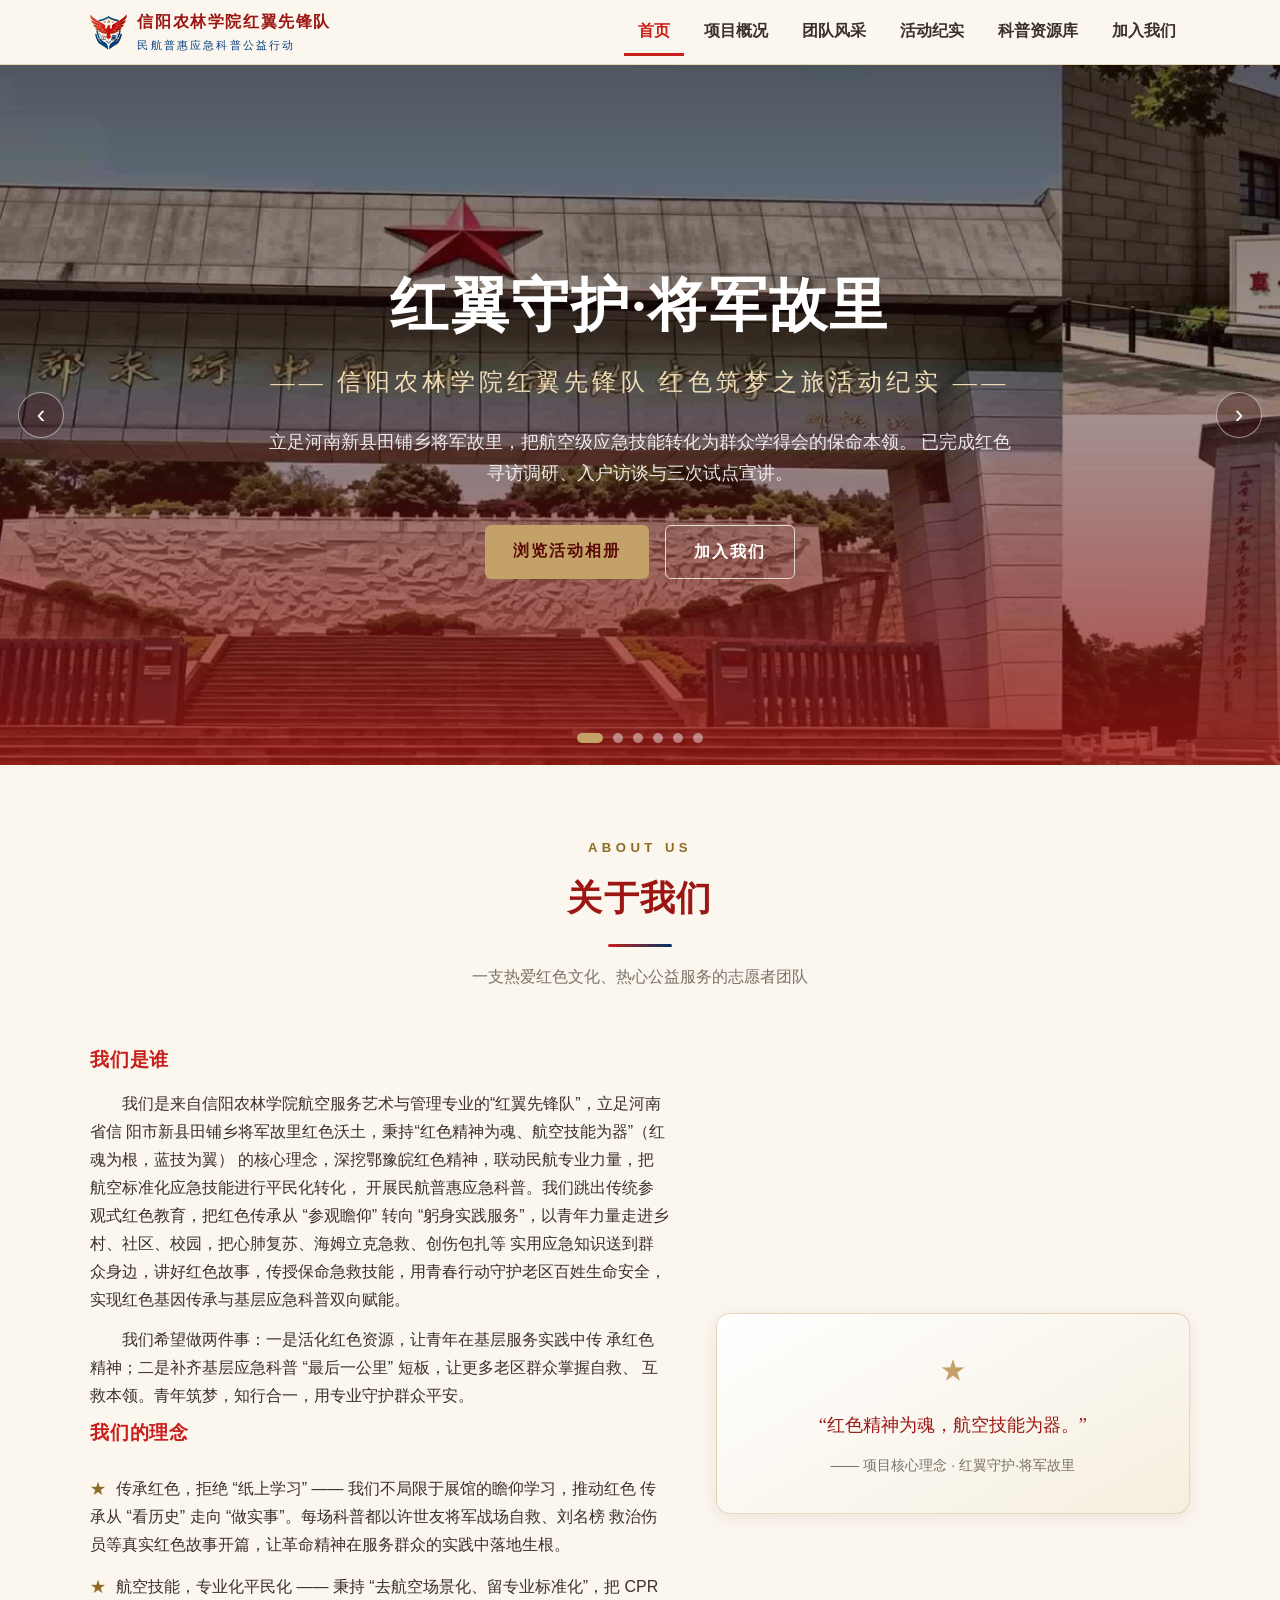
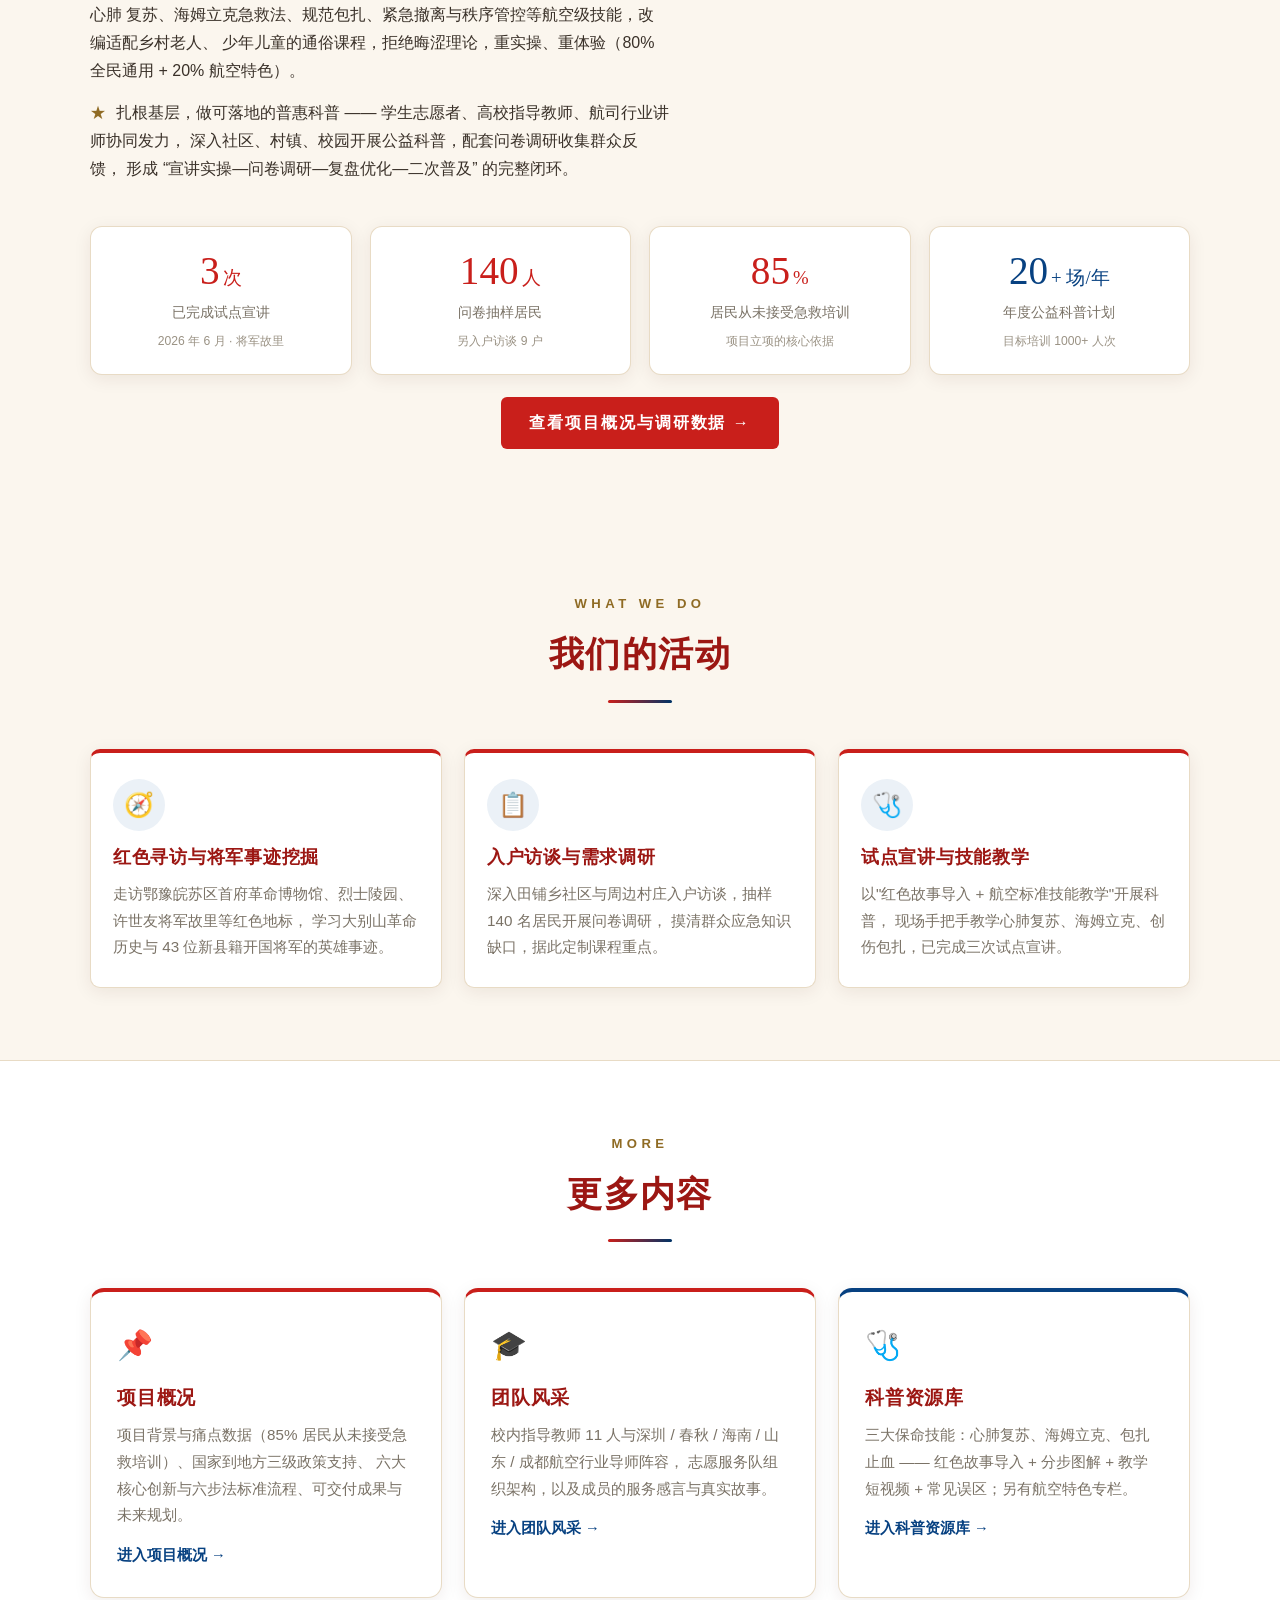
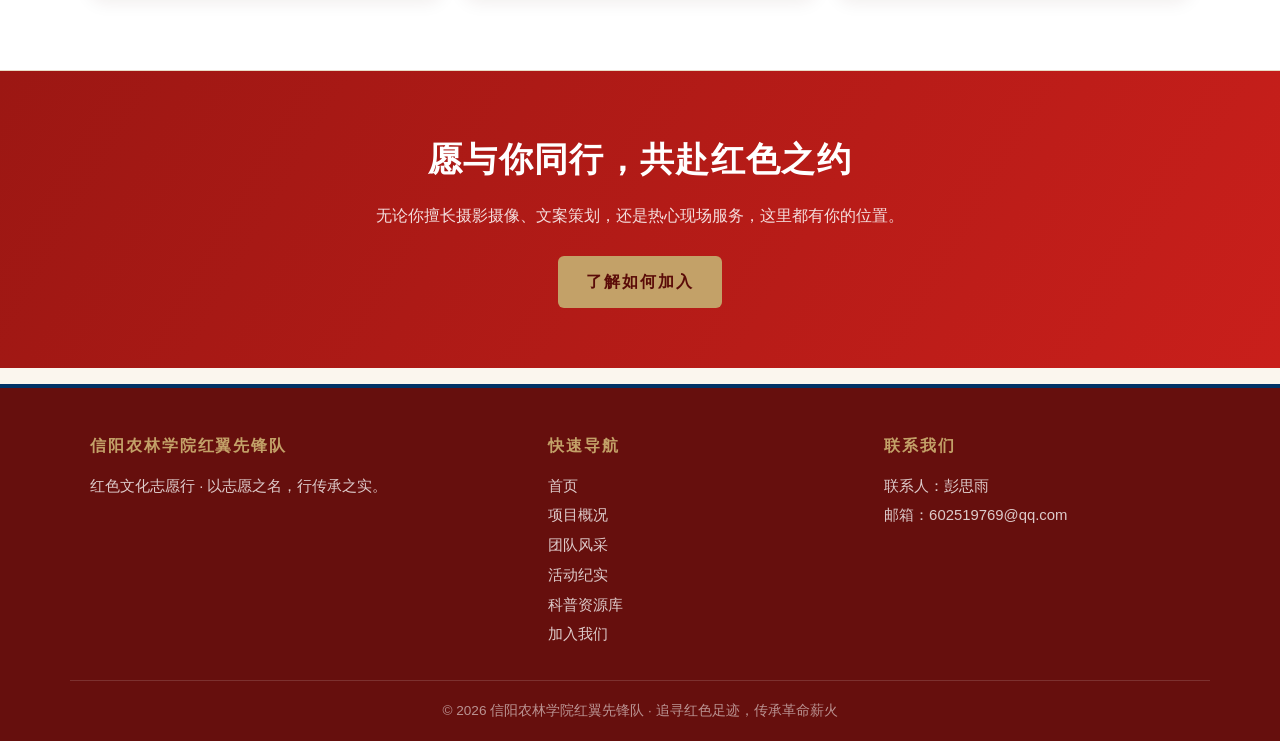
<file: index.html>
<!DOCTYPE html>
<html lang="zh-CN">
<head>
  <meta charset="UTF-8" />
  <meta name="viewport" content="width=device-width, initial-scale=1.0" />
  <meta name="theme-color" content="#C91F1B" />
  <title>信阳农林学院红翼先锋队 · 红色文化志愿行</title>
  <meta name="description" content="信阳农林学院红翼先锋队参与红色文化旅游活动的介绍与影像记录，追寻红色足迹，传承革命薪火。" />
  <link rel="icon" type="image/png" sizes="32x32" href="images/brand/favicon-32.png" />
  <link rel="icon" type="image/png" sizes="16x16" href="images/brand/favicon-16.png" />
  <link rel="apple-touch-icon" sizes="180x180" href="images/brand/apple-touch-icon.png" />
  <!-- 首屏第一张图预加载，避免进入页面时空一下 -->
  <link rel="preload" as="image" href="images/hero/1.jpg" />
  <link rel="stylesheet" href="css/style.css" />

  <!-- 图片缺失时自动显示提示占位块；头像图缺失则露出底下的文字头像（无需改动） -->
  <script>
    document.documentElement.classList.add('js');
    window.addEventListener('error', function (e) {
      var t = e.target;
      if (!t || t.tagName !== 'IMG' || t.dataset.ph) return;
      t.dataset.ph = '1';
      if (t.classList.contains('avatar-img') || t.classList.contains('slide-img')) { t.style.display = 'none'; return; }
      var d = document.createElement('div');
      d.className = 'ph';
      d.textContent = t.alt || '图片待添加';
      t.replaceWith(d);
    }, true);
  </script>
</head>

<body>

  <!-- ================= 顶部导航 ================= -->
  <header class="site-header">
    <div class="header-inner">
      <a class="brand" href="index.html">
       
        <img class="brand-mark" src="images/brand/brand-logo.png" alt="红翼先锋队队徽" height="36" />
        <span>
          <span class="brand-name">信阳农林学院红翼先锋队</span>
          <span class="brand-sub">民航普惠应急科普公益行动</span>
        </span>
      </a>

      <button class="menu-btn" id="menu-btn" type="button" aria-label="打开菜单" aria-expanded="false">
        <span></span><span></span><span></span>
      </button>

      <nav class="main-nav" id="site-nav" aria-label="主导航">
        <a href="index.html" class="active">首页</a>
        <a href="about.html">项目概况</a>
        <a href="team.html">团队风采</a>
        <a href="activities.html">活动纪实</a>
        <a href="resources.html">科普资源库</a>
        <a href="join.html">加入我们</a>
      </nav>
    </div>
  </header>

  <!-- ================= 首屏：照片轮播（6 屏 · 缓慢放大呼吸感） =================
       图片：images/hero/1.jpg ~ 6.jpg（1600px 长边专用压缩图，由 _design\make-hero-images.ps1 生成）
         · 目前 5.jpg / 6.jpg 是现有照片的「局部裁切版」临时候补；
           把真正的第 5、6 张原图命名为 5.jpg、6.jpg 放进 images\_original，重跑脚本即可替换。
       性能约定（★ 改动时务必遵守，否则会重新卡顿）：
         · 除第 1 张外，其余图片用 data-src 由 js/main.js 按需懒加载，不要写死 src；
         · "呼吸感"放大动画只加在 .slide-img（内层图片）上，且只给当前活动的那一张开 will-change；
           千万不要把 transform / scale 动画加在 .slide 这一层；
         · 图片缺失的屏会被自动跳过，不会出现空白屏。
       换照片：改每个 .slide-img 的 data-src（第 1 张同时改 src），并同步改上面的 preload。 -->
  <section class="hero" id="hero-slider">
    <div class="slides">
      <div class="slide is-active">
        <img class="slide-img" src="images/hero/1.jpg" alt="红翼先锋队红色寻访活动照片" />
      </div>
      <div class="slide"><img class="slide-img" data-src="images/hero/2.jpg" alt="" /></div>
      <div class="slide"><img class="slide-img" data-src="images/hero/3.jpg" alt="" /></div>
      <div class="slide"><img class="slide-img" data-src="images/hero/4.jpg" alt="" /></div>
      <div class="slide"><img class="slide-img" data-src="images/hero/5.jpg" alt="" /></div>
      <div class="slide"><img class="slide-img" data-src="images/hero/6.jpg" alt="" /></div>
    </div>
    <div class="hero-scrim" aria-hidden="true"></div>

    <div class="container">
      <h1>红翼守护·将军故里</h1>
      <p class="slogan">—— 信阳农林学院红翼先锋队  红色筑梦之旅活动纪实 ——</p>
      <p class="lead">
        立足河南新县田铺乡将军故里，把航空级应急技能转化为群众学得会的保命本领。
        已完成红色寻访调研、入户访谈与三次试点宣讲。
      </p>
      <div class="hero-actions">
        <a class="btn btn-solid" href="activities.html">浏览活动相册</a>
        <a class="btn btn-outline" href="join.html">加入我们</a>
      </div>
    </div>

    <button class="hero-btn prev" type="button" aria-label="上一张">‹</button>
    <button class="hero-btn next" type="button" aria-label="下一张">›</button>
    <div class="hero-dots" role="tablist" aria-label="轮播图切换"></div>
  </section>

  <!-- ================= 关于我们 ================= -->
  <section class="section" id="about">
    <div class="container">
      <div class="section-head">
        <span class="kicker">ABOUT US</span>
        <h2 class="section-title">关于我们</h2>
        <div class="title-line"></div>
        <p class="section-sub">一支热爱红色文化、热心公益服务的志愿者团队</p>
      </div>

      <div class="split">
        <div>
          <h3>我们是谁</h3>
          <p>
          &emsp;&emsp;我们是来自信阳农林学院航空服务艺术与管理专业的“红翼先锋队”，立足河南省信
          阳市新县田铺乡将军故里红色沃土，秉持“红色精神为魂、航空技能为器”（红魂为根，蓝技为翼）
          的核心理念，深挖鄂豫皖红色精神，联动民航专业力量，把航空标准化应急技能进行平民化转化，
          开展民航普惠应急科普。我们跳出传统参观式红色教育，把红色传承从 “参观瞻仰” 转向
          “躬身实践服务”，以青年力量走进乡村、社区、校园，把心肺复苏、海姆立克急救、创伤包扎等
          实用应急知识送到群众身边，讲好红色故事，传授保命急救技能，用青春行动守护老区百姓生命安全，
          实现红色基因传承与基层应急科普双向赋能。
          </p>
          <p>
            &emsp;&emsp;我们希望做两件事：一是活化红色资源，让青年在基层服务实践中传
          承红色精神；二是补齐基层应急科普 “最后一公里” 短板，让更多老区群众掌握自救、
          互救本领。青年筑梦，知行合一，用专业守护群众平安。
          </p>
          <h3>我们的理念</h3>
          <ul class="feature-list">
            <li>传承红色，拒绝 “纸上学习” —— 我们不局限于展馆的瞻仰学习，推动红色
            传承从 “看历史” 走向 “做实事”。每场科普都以许世友将军战场自救、刘名榜
            救治伤员等真实红色故事开篇，让革命精神在服务群众的实践中落地生根。</li>
            <li>航空技能，专业化平民化 —— 秉持 “去航空场景化、留专业标准化”，把 CPR 心肺
            复苏、海姆立克急救法、规范包扎、紧急撤离与秩序管控等航空级技能，改编适配乡村老人、
            少年儿童的通俗课程，拒绝晦涩理论，重实操、重体验（80% 全民通用 + 20% 航空特色）。</li>
            <li>扎根基层，做可落地的普惠科普 —— 学生志愿者、高校指导教师、航司行业讲师协同发力，
            深入社区、村镇、校园开展公益科普，配套问卷调研收集群众反馈，
            形成 “宣讲实操—问卷调研—复盘优化—二次普及” 的完整闭环。</li>
          </ul>
        </div>
        <div class="quote-card">
          <div class="big-star">★</div>
          <blockquote>“红色精神为魂，航空技能为器。”</blockquote>
          <div class="who">—— 项目核心理念 · 红翼守护·将军故里</div>
        </div>
      </div>

      <!-- 成果速览（数据来自 2026 年 5—6 月新县田铺乡调研与试点） -->
      <div class="stats" style="margin-top:36px;">
        <div class="stat">
          <div class="num">3<small>次</small></div>
          <div class="label">已完成试点宣讲</div>
          <div class="src">2026 年 6 月 · 将军故里</div>
        </div>
        <div class="stat">
          <div class="num">140<small>人</small></div>
          <div class="label">问卷抽样居民</div>
          <div class="src">另入户访谈 9 户</div>
        </div>
        <div class="stat">
          <div class="num">85<small>%</small></div>
          <div class="label">居民从未接受急救培训</div>
          <div class="src">项目立项的核心依据</div>
        </div>
        <div class="stat blue">
          <div class="num">20<small>+ 场/年</small></div>
          <div class="label">年度公益科普计划</div>
          <div class="src">目标培训 1000+ 人次</div>
        </div>
      </div>
      <p style="text-align:center; margin-top:22px;">
        <a class="btn btn-red" href="about.html">查看项目概况与调研数据 →</a>
      </p>
    </div>
  </section>

  

  <!-- ================= 特色亮点 ================= -->
  <section class="section" id="features">
    <div class="container">
      <div class="section-head">
        <span class="kicker">WHAT WE DO</span>
        <h2 class="section-title">我们的活动</h2>
        <div class="title-line"></div>
      </div>
      <div class="cards">
        <div class="card">
          <div class="icon">🧭</div>
          <h3>红色寻访与将军事迹挖掘</h3>
          <p>
          走访鄂豫皖苏区首府革命博物馆、烈士陵园、许世友将军故里等红色地标，
          学习大别山革命历史与 43 位新县籍开国将军的英雄事迹。</p>
        </div>
        <div class="card">
          <div class="icon">📋</div>
          <h3>入户访谈与需求调研</h3>
          <p>深入田铺乡社区与周边村庄入户访谈，抽样 140 名居民开展问卷调研，
            摸清群众应急知识缺口，据此定制课程重点。</p>
        </div>
        <div class="card">
          <div class="icon">🩺</div>
          <h3>试点宣讲与技能教学</h3>
          <p>以"红色故事导入 + 航空标准技能教学"开展科普，
            现场手把手教学心肺复苏、海姆立克、创伤包扎，已完成三次试点宣讲。</p>
        </div>
      </div>
    </div>
  </section>

  <!-- ================= 两大内容模块入口 ================= -->
  <section class="section alt" id="modules">
    <div class="container">
      <div class="section-head">
        <span class="kicker">MORE</span>
        <h2 class="section-title">更多内容</h2>
        <div class="title-line"></div>
        <p class="section-sub"></p>
      </div>
      <div class="entry-grid">
        <a class="entry-card" href="about.html">
          <span class="entry-icon">📌</span>
          <h3>项目概况</h3>
          <p>项目背景与痛点数据（85% 居民从未接受急救培训）、国家到地方三级政策支持、
             六大核心创新与六步法标准流程、可交付成果与未来规划。</p>
          <span class="entry-more">进入项目概况 →</span>
        </a>
        <a class="entry-card" href="team.html">
          <span class="entry-icon">🎓</span>
          <h3>团队风采</h3>
          <p>校内指导教师 11 人与深圳 / 春秋 / 海南 / 山东 / 成都航空行业导师阵容，
             志愿服务队组织架构，以及成员的服务感言与真实故事。</p>
          <span class="entry-more">进入团队风采 →</span>
        </a>
        <a class="entry-card blue" href="resources.html">
          <span class="entry-icon">🩺</span>
          <h3>科普资源库</h3>
          <p>三大保命技能：心肺复苏、海姆立克、包扎止血 —— 红色故事导入 + 分步图解 +
             教学短视频 + 常见误区；另有航空特色专栏。</p>
          <span class="entry-more">进入科普资源库 →</span>
        </a>
      </div>
    </div>
  </section>

  <!-- ================= CTA 横幅 ================= -->
  <section class="cta">
    <div class="container">
      <h2>愿与你同行，共赴红色之约</h2>
      <p>无论你擅长摄影摄像、文案策划，还是热心现场服务，这里都有你的位置。</p>
      <a class="btn btn-solid" href="join.html">了解如何加入</a>
    </div>
  </section>

  <!-- ================= 页脚 ================= -->
  <footer class="site-footer">
    <div class="footer-inner">
      <div class="footer-brand">
        <h4>信阳农林学院红翼先锋队</h4>
        <p>红色文化志愿行 · 以志愿之名，行传承之实。</p>
      </div>
      <div>
        <h4>快速导航</h4>
        <p><a href="index.html">首页</a></p>
        <p><a href="about.html">项目概况</a></p>
        <p><a href="team.html">团队风采</a></p>
        <p><a href="activities.html">活动纪实</a></p>
        <p><a href="resources.html">科普资源库</a></p>
        <p><a href="join.html">加入我们</a></p>
      </div>
      <div>
        <h4>联系我们</h4>
        <p>联系人：彭思雨</p>
        <p><a href="mailto:602519769@qq.com?subject=%E5%92%A8%E8%AF%A2%E4%BF%A1%E9%98%B3%E5%86%9C%E6%9E%97%E5%AD%A6%E9%99%A2%E7%BA%A2%E7%BF%BC%E5%85%88%E9%94%8B%E9%98%9F">邮箱：602519769@qq.com</a></p>
        <!--<p>微信公众号：【公众号名称】</p>-->
      </div>
    </div>
    <div class="copy">© <span id="year"></span> 信阳农林学院红翼先锋队 · 追寻红色足迹，传承革命薪火</div>
  </footer>

  <button class="to-top" id="to-top" type="button" aria-label="返回顶部">↑</button>
  <script src="js/main.js"></script>
</body>
</html>
</file>
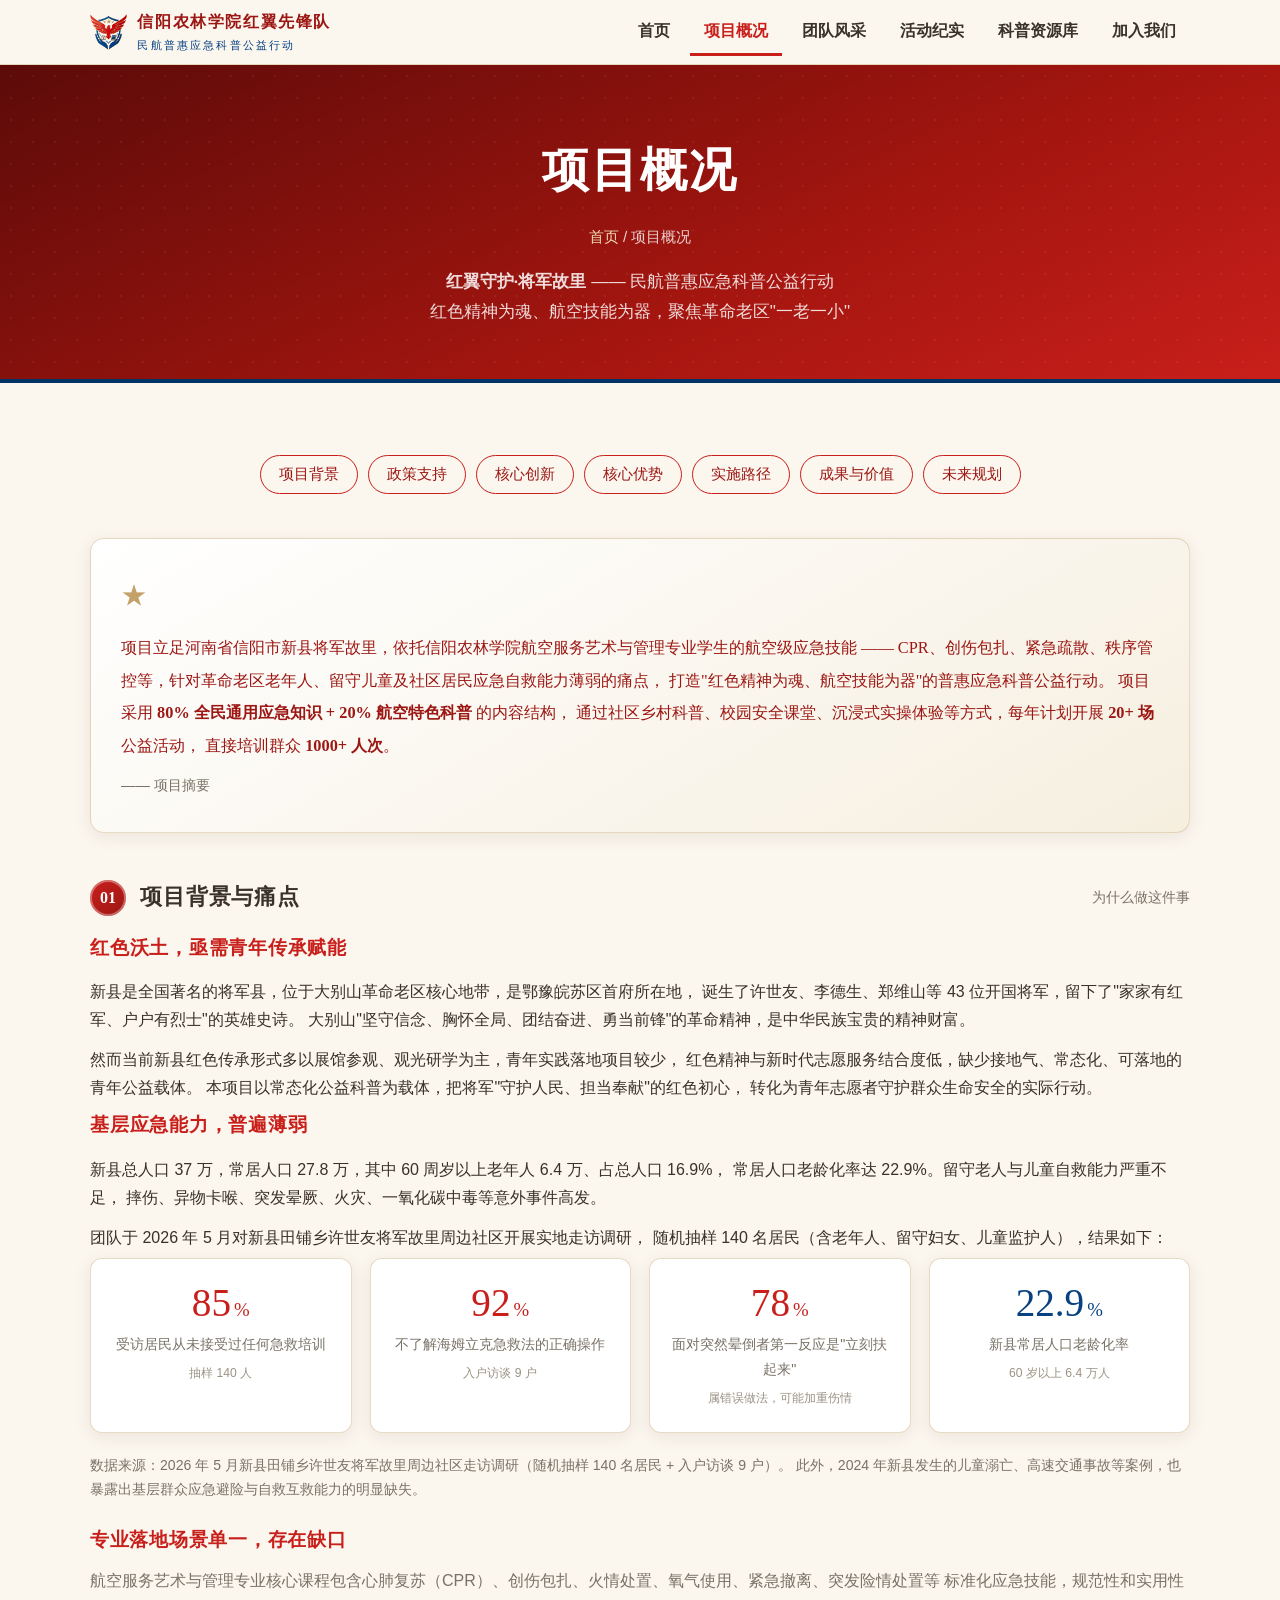
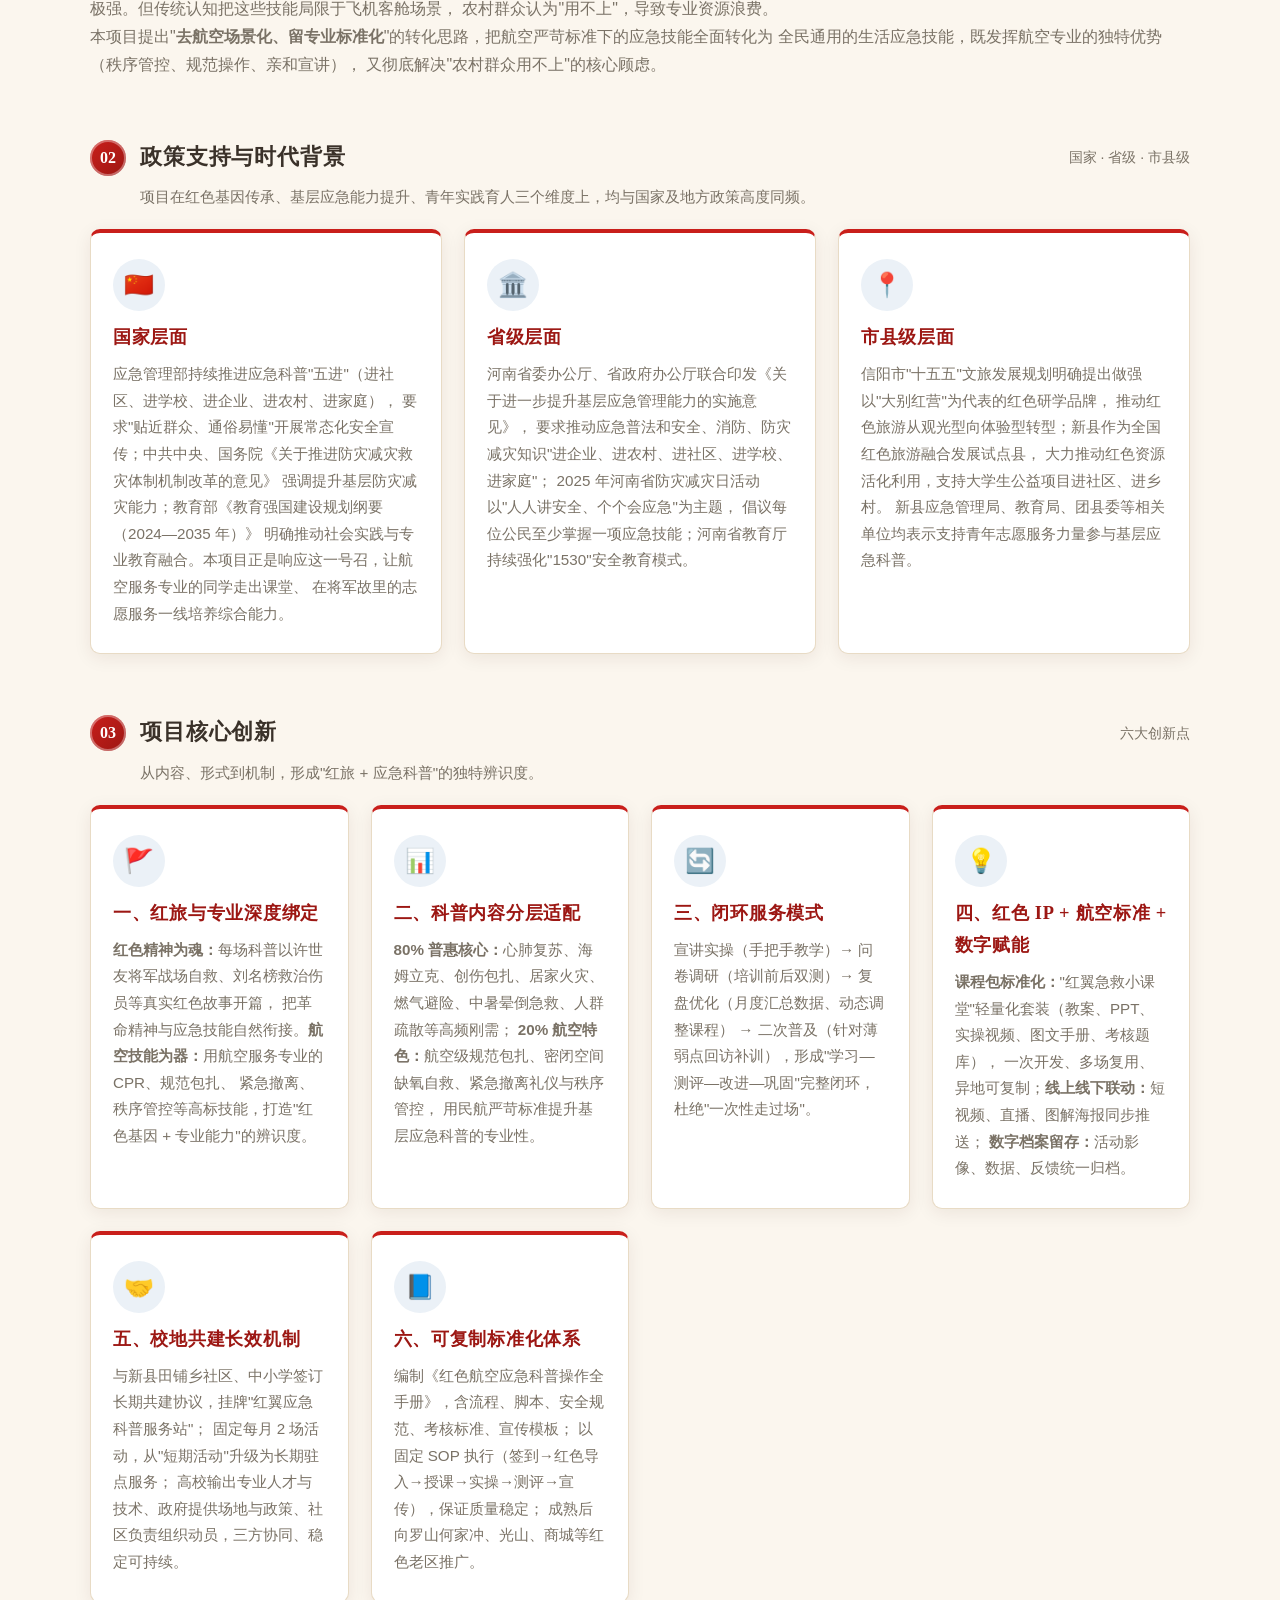
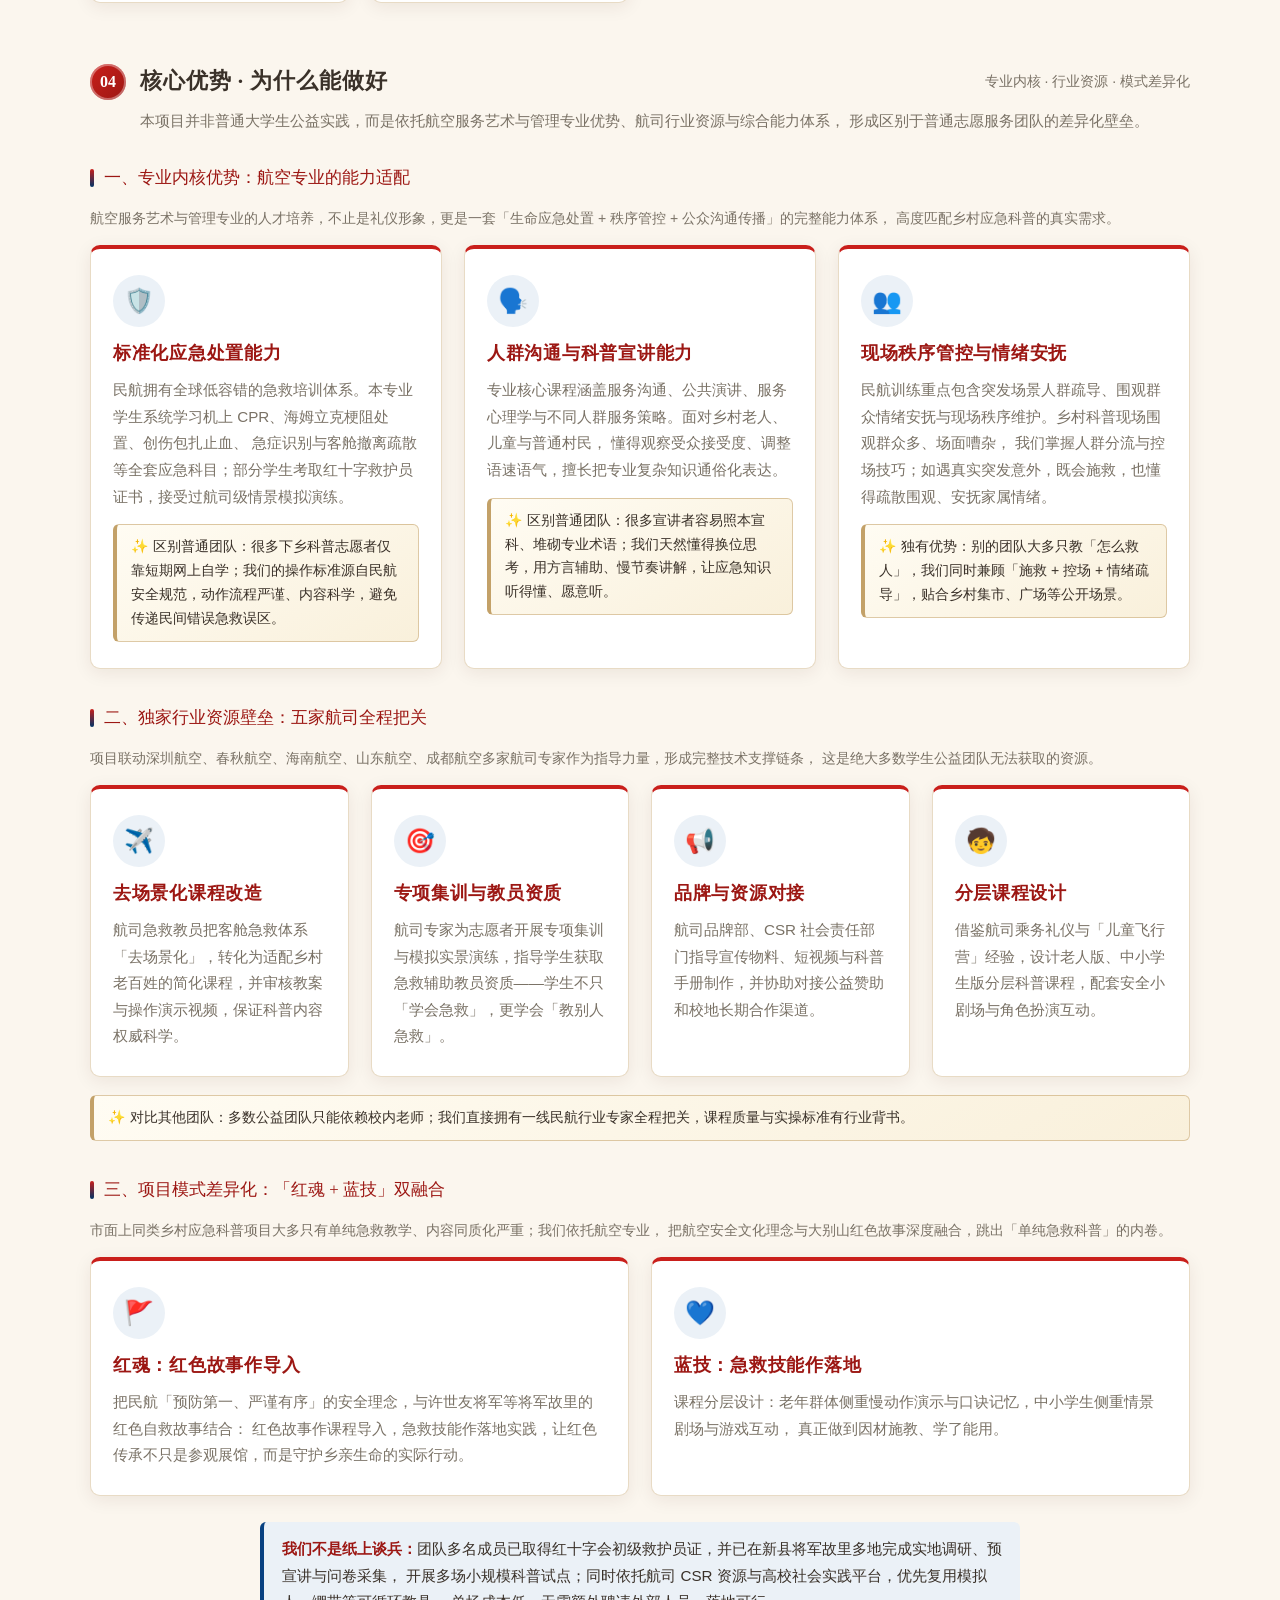
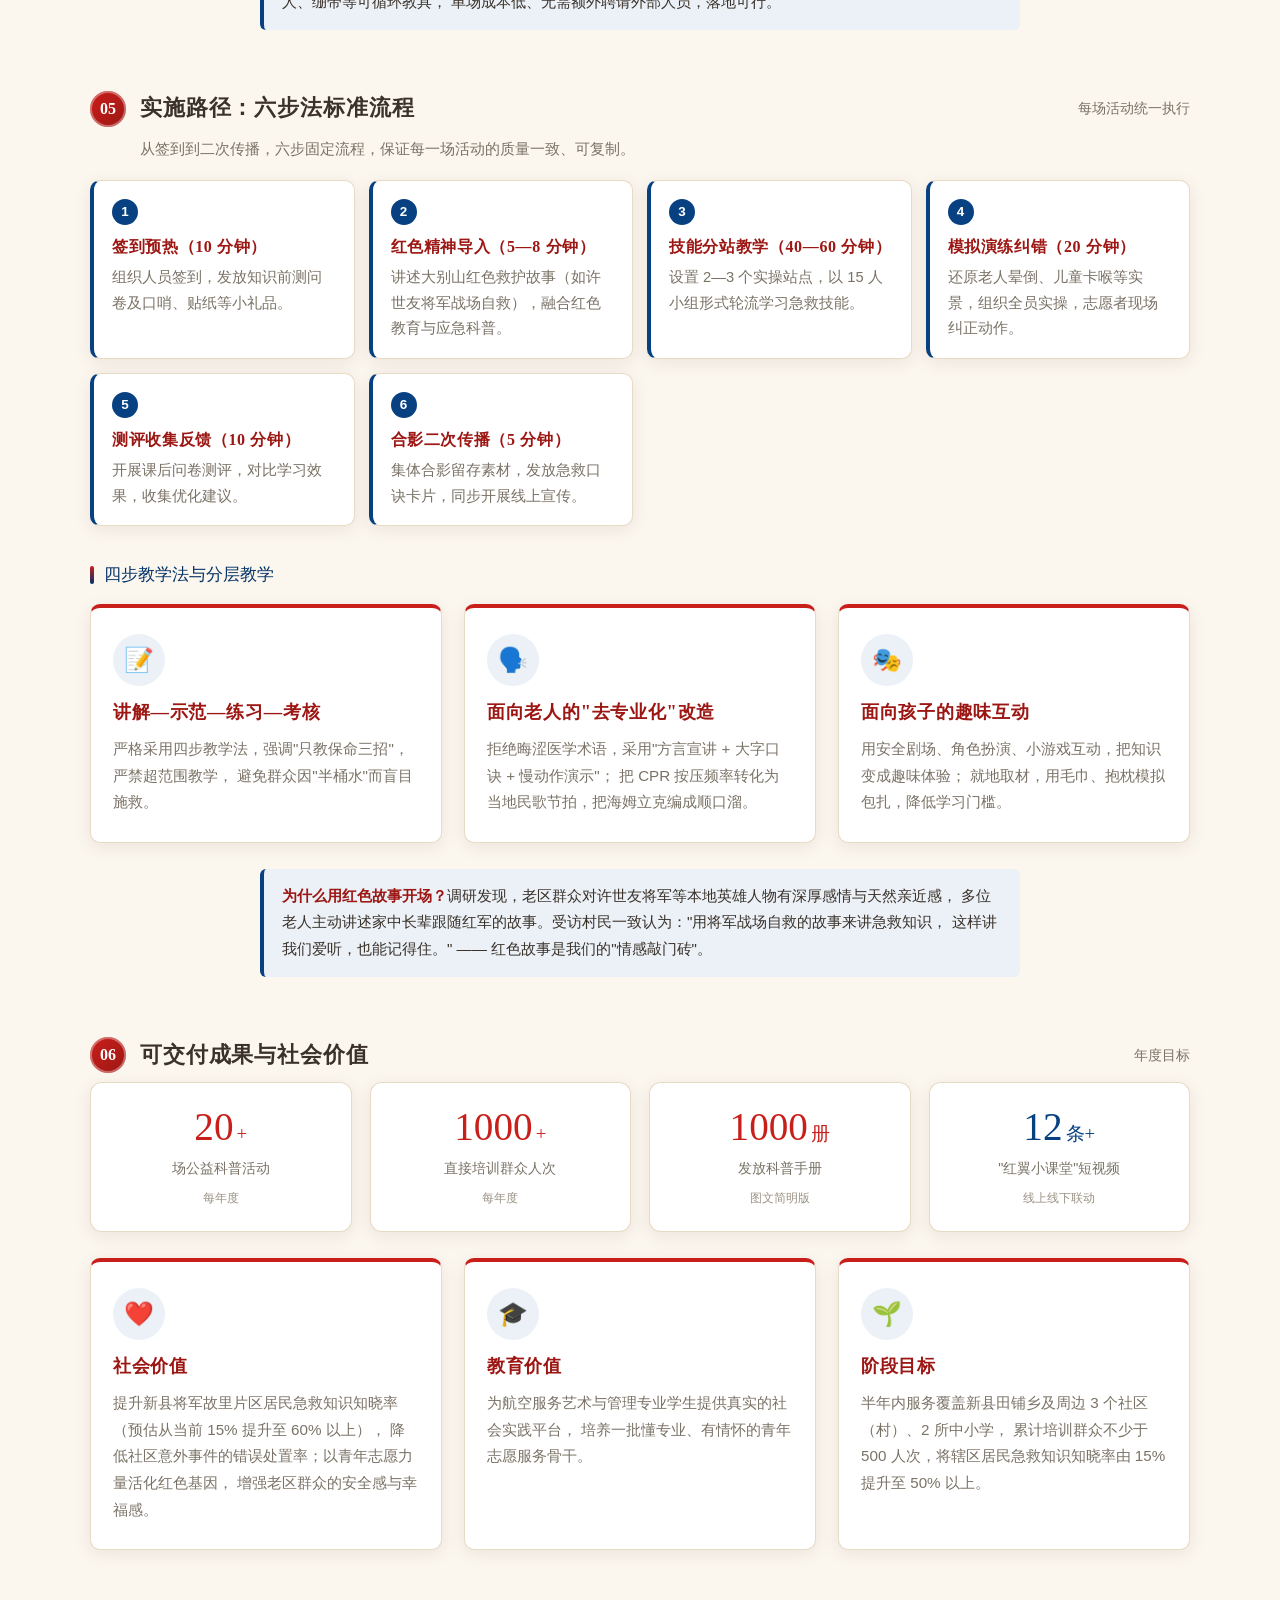
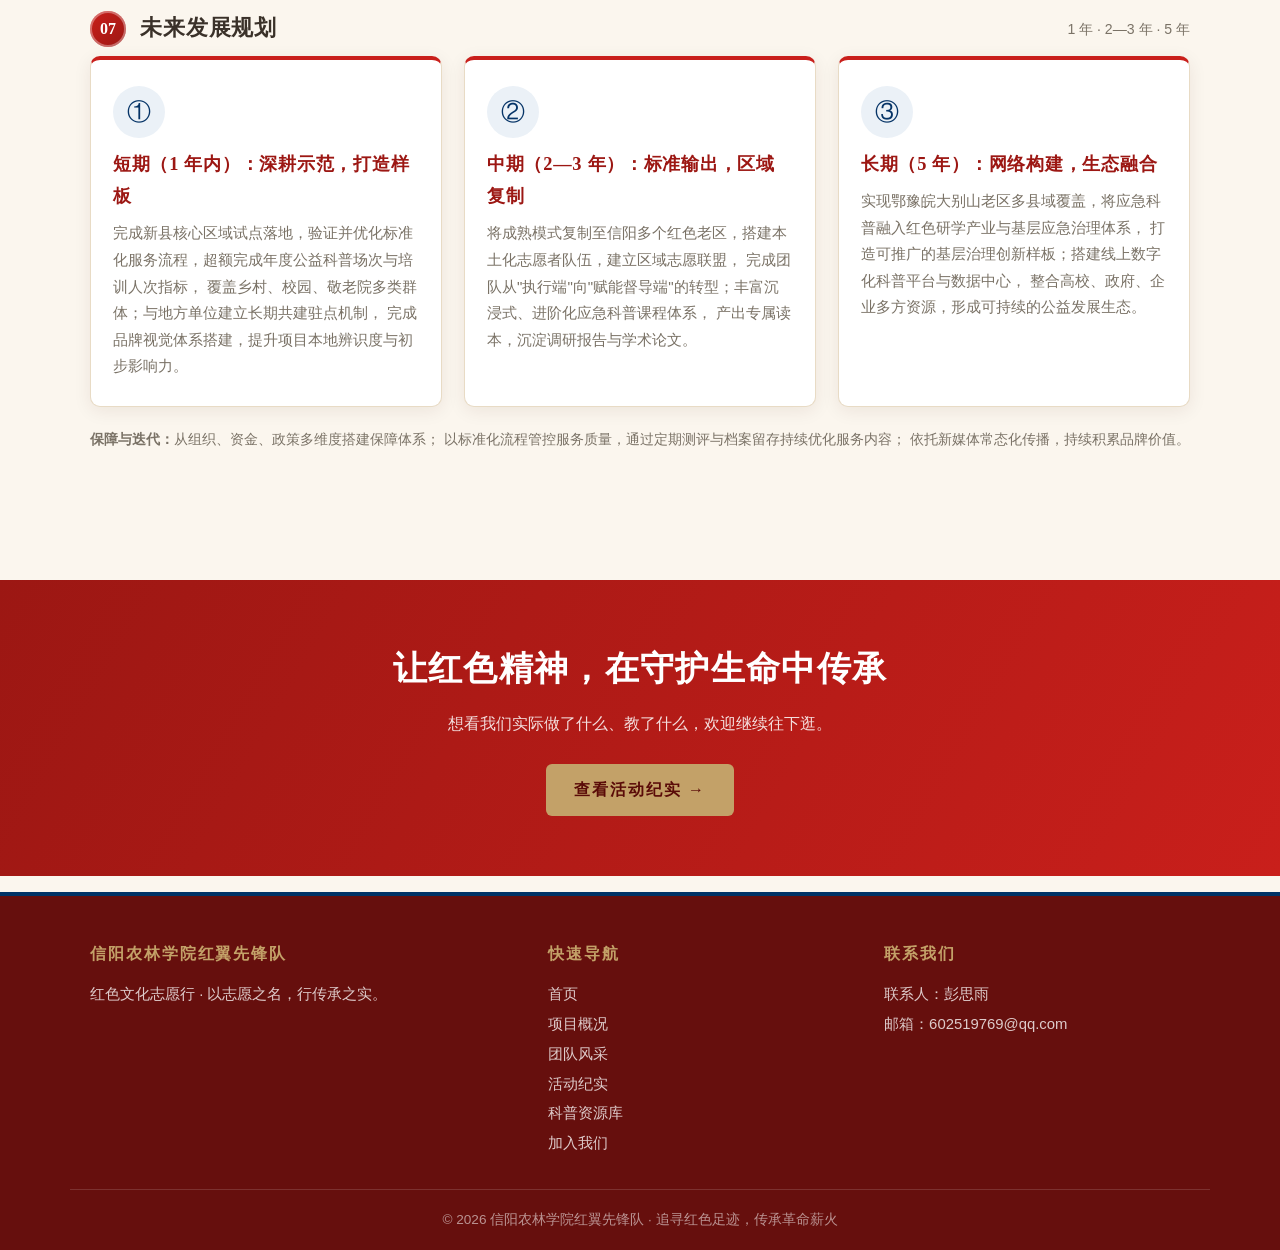
<file: about.html>
<!DOCTYPE html>
<html lang="zh-CN">
<head>
  <meta charset="UTF-8" />
  <meta name="viewport" content="width=device-width, initial-scale=1.0" />
  <meta name="theme-color" content="#C91F1B" />
  <title>项目概况 · 红翼守护·将军故里 | 信阳农林学院红翼先锋队</title>
  <meta name="description" content="红翼守护·将军故里——民航普惠应急科普公益行动项目概况：项目背景与痛点数据、国家到地方的三级政策支持、六大核心创新、核心优势壁垒、六步法标准执行流程、可交付成果与未来规划。" />
  <link rel="icon" type="image/png" sizes="32x32" href="images/brand/favicon-32.png" />
  <link rel="icon" type="image/png" sizes="16x16" href="images/brand/favicon-16.png" />
  <link rel="apple-touch-icon" sizes="180x180" href="images/brand/apple-touch-icon.png" />
  <link rel="stylesheet" href="css/style.css" />

  <!-- 图片缺失时自动显示提示占位块；头像图缺失则露出底下的文字头像（无需改动） -->
  <script>
    document.documentElement.classList.add('js');
    window.addEventListener('error', function (e) {
      var t = e.target;
      if (!t || t.tagName !== 'IMG' || t.dataset.ph) return;
      t.dataset.ph = '1';
      if (t.classList.contains('avatar-img') || t.classList.contains('slide-img')) { t.style.display = 'none'; return; }
      var d = document.createElement('div');
      d.className = 'ph';
      d.textContent = t.alt || '图片待添加';
      t.replaceWith(d);
    }, true);
  </script>
</head>

<body>

  <!-- ================= 顶部导航 ================= -->
  <header class="site-header">
    <div class="header-inner">
      <a class="brand" href="index.html">
        <img class="brand-mark" src="images/brand/brand-logo.png" alt="红翼先锋队队徽" height="36" />
        <span>
          <span class="brand-name">信阳农林学院红翼先锋队</span>
          <span class="brand-sub">民航普惠应急科普公益行动</span>
        </span>
      </a>

      <button class="menu-btn" id="menu-btn" type="button" aria-label="打开菜单" aria-expanded="false">
        <span></span><span></span><span></span>
      </button>

      <nav class="main-nav" id="site-nav" aria-label="主导航">
        <a href="index.html">首页</a>
        <a href="about.html" class="active">项目概况</a>
        <a href="team.html">团队风采</a>
        <a href="activities.html">活动纪实</a>
        <a href="resources.html">科普资源库</a>
        <a href="join.html">加入我们</a>
      </nav>
    </div>
  </header>

  <!-- ================= 页面标题横幅 ================= -->
  <section class="page-hero">
    <h1>项目概况</h1>
    <p class="crumb"><a href="index.html">首页</a> / 项目概况</p>
    <p style="margin-top:16px; max-width:700px; margin-left:auto; margin-right:auto; color:rgba(255,255,255,.85);">
      <strong>红翼守护·将军故里</strong> —— 民航普惠应急科普公益行动<br />
      红色精神为魂、航空技能为器，聚焦革命老区"一老一小"
    </p>
  </section>

  <section class="section">
    <div class="container">

      <!-- 快速跳转标签 -->
      <div class="chipbar">
        <a class="chip" href="#background">项目背景</a>
        <a class="chip" href="#policy">政策支持</a>
        <a class="chip" href="#innovation">核心创新</a>
        <a class="chip" href="#edge">核心优势</a>
        <a class="chip" href="#howto">实施路径</a>
        <a class="chip" href="#value">成果与价值</a>
        <a class="chip" href="#plan">未来规划</a>
      </div>

      <!-- ================= 项目摘要 ================= -->
      <div class="quote-card" style="text-align:left; margin-bottom:46px;">
        <div class="big-star">★</div>
        <blockquote style="font-size:1.02rem;">
          项目立足河南省信阳市新县将军故里，依托信阳农林学院航空服务艺术与管理专业学生的航空级应急技能
          —— CPR、创伤包扎、紧急疏散、秩序管控等，针对革命老区老年人、留守儿童及社区居民应急自救能力薄弱的痛点，
          打造"红色精神为魂、航空技能为器"的普惠应急科普公益行动。
          项目采用 <b>80% 全民通用应急知识 + 20% 航空特色科普</b> 的内容结构，
          通过社区乡村科普、校园安全课堂、沉浸式实操体验等方式，每年计划开展 <b>20+ 场</b>公益活动，
          直接培训群众 <b>1000+ 人次</b>。
        </blockquote>
        <div class="who">—— 项目摘要</div>
      </div>

      <!-- ================================================================
           一、项目背景与痛点
           ================================================================ -->
      <div class="album" id="background">
        <div class="album-head">
          <span class="album-num">01</span>
          <h2 class="album-title">项目背景与痛点</h2>
          <span class="album-meta">为什么做这件事</span>
        </div>

        <div class="split" style="grid-template-columns:1fr; gap:24px;">
          <div>
            <h3>红色沃土，亟需青年传承赋能</h3>
            <p>
              新县是全国著名的将军县，位于大别山革命老区核心地带，是鄂豫皖苏区首府所在地，
              诞生了许世友、李德生、郑维山等 43 位开国将军，留下了"家家有红军、户户有烈士"的英雄史诗。
              大别山"坚守信念、胸怀全局、团结奋进、勇当前锋"的革命精神，是中华民族宝贵的精神财富。
            </p>
            <p>
              然而当前新县红色传承形式多以展馆参观、观光研学为主，青年实践落地项目较少，
              红色精神与新时代志愿服务结合度低，缺少接地气、常态化、可落地的青年公益载体。
              本项目以常态化公益科普为载体，把将军"守护人民、担当奉献"的红色初心，
              转化为青年志愿者守护群众生命安全的实际行动。
            </p>

            <h3>基层应急能力，普遍薄弱</h3>
            <p>
              新县总人口 37 万，常居人口 27.8 万，其中 60 周岁以上老年人 6.4 万、占总人口 16.9%，
              常居人口老龄化率达 22.9%。留守老人与儿童自救能力严重不足，
              摔伤、异物卡喉、突发晕厥、火灾、一氧化碳中毒等意外事件高发。
            </p>
            <p>
              团队于 2026 年 5 月对新县田铺乡许世友将军故里周边社区开展实地走访调研，
              随机抽样 140 名居民（含老年人、留守妇女、儿童监护人），结果如下：
            </p>
          </div>
        </div>

        <div class="stats" style="margin:6px 0 20px;">
          <div class="stat">
            <div class="num">85<small>%</small></div>
            <div class="label">受访居民从未接受过任何急救培训</div>
            <div class="src">抽样 140 人</div>
          </div>
          <div class="stat">
            <div class="num">92<small>%</small></div>
            <div class="label">不了解海姆立克急救法的正确操作</div>
            <div class="src">入户访谈 9 户</div>
          </div>
          <div class="stat">
            <div class="num">78<small>%</small></div>
            <div class="label">面对突然晕倒者第一反应是"立刻扶起来"</div>
            <div class="src">属错误做法，可能加重伤情</div>
          </div>
          <div class="stat blue">
            <div class="num">22.9<small>%</small></div>
            <div class="label">新县常居人口老龄化率</div>
            <div class="src">60 岁以上 6.4 万人</div>
          </div>
        </div>

        <p class="muted-note" style="margin-bottom:18px;">
          数据来源：2026 年 5 月新县田铺乡许世友将军故里周边社区走访调研（随机抽样 140 名居民 + 入户访谈 9 户）。
          此外，2024 年新县发生的儿童溺亡、高速交通事故等案例，也暴露出基层群众应急避险与自救互救能力的明显缺失。
        </p>

        <h3 style="color:var(--red); margin:22px 0 10px; font-family:var(--serif);">专业落地场景单一，存在缺口</h3>
        <p style="color:var(--muted);">
          航空服务艺术与管理专业核心课程包含心肺复苏（CPR）、创伤包扎、火情处置、氧气使用、紧急撤离、突发险情处置等
          标准化应急技能，规范性和实用性极强。但传统认知把这些技能局限于飞机客舱场景，
          农村群众认为"用不上"，导致专业资源浪费。
        </p>
        <p style="color:var(--muted);">
          本项目提出"<b>去航空场景化、留专业标准化</b>"的转化思路，把航空严苛标准下的应急技能全面转化为
          全民通用的生活应急技能，既发挥航空专业的独特优势（秩序管控、规范操作、亲和宣讲），
          又彻底解决"农村群众用不上"的核心顾虑。
        </p>
      </div>

      <!-- ================================================================
           二、政策支持
           ================================================================ -->
      <div class="album" id="policy" style="margin-top:60px;">
        <div class="album-head">
          <span class="album-num">02</span>
          <h2 class="album-title">政策支持与时代背景</h2>
          <span class="album-meta">国家 · 省级 · 市县级</span>
        </div>
        <p class="album-desc">
          项目在红色基因传承、基层应急能力提升、青年实践育人三个维度上，均与国家及地方政策高度同频。
        </p>

        <div class="cards">
          <div class="card">
            <div class="icon">🇨🇳</div>
            <h3>国家层面</h3>
            <p>
              应急管理部持续推进应急科普"五进"（进社区、进学校、进企业、进农村、进家庭），
              要求"贴近群众、通俗易懂"开展常态化安全宣传；中共中央、国务院《关于推进防灾减灾救灾体制机制改革的意见》
              强调提升基层防灾减灾能力；教育部《教育强国建设规划纲要（2024—2035 年）》
              明确推动社会实践与专业教育融合。本项目正是响应这一号召，让航空服务专业的同学走出课堂、
              在将军故里的志愿服务一线培养综合能力。
            </p>
          </div>
          <div class="card">
            <div class="icon">🏛️</div>
            <h3>省级层面</h3>
            <p>
              河南省委办公厅、省政府办公厅联合印发《关于进一步提升基层应急管理能力的实施意见》，
              要求推动应急普法和安全、消防、防灾减灾知识"进企业、进农村、进社区、进学校、进家庭"；
              2025 年河南省防灾减灾日活动以"人人讲安全、个个会应急"为主题，
              倡议每位公民至少掌握一项应急技能；河南省教育厅持续强化"1530"安全教育模式。
            </p>
          </div>
          <div class="card">
            <div class="icon">📍</div>
            <h3>市县级层面</h3>
            <p>
              信阳市"十五五"文旅发展规划明确提出做强以"大别红营"为代表的红色研学品牌，
              推动红色旅游从观光型向体验型转型；新县作为全国红色旅游融合发展试点县，
              大力推动红色资源活化利用，支持大学生公益项目进社区、进乡村。
              新县应急管理局、教育局、团县委等相关单位均表示支持青年志愿服务力量参与基层应急科普。
            </p>
          </div>
        </div>
      </div>

      <!-- ================================================================
           三、核心创新
           ================================================================ -->
      <div class="album" id="innovation" style="margin-top:60px;">
        <div class="album-head">
          <span class="album-num">03</span>
          <h2 class="album-title">项目核心创新</h2>
          <span class="album-meta">六大创新点</span>
        </div>
        <p class="album-desc">从内容、形式到机制，形成"红旅 + 应急科普"的独特辨识度。</p>

        <div class="cards">
          <div class="card">
            <div class="icon">🚩</div>
            <h3>一、红旅与专业深度绑定</h3>
            <p>
              <b>红色精神为魂：</b>每场科普以许世友将军战场自救、刘名榜救治伤员等真实红色故事开篇，
              把革命精神与应急技能自然衔接。<b>航空技能为器：</b>用航空服务专业的 CPR、规范包扎、
              紧急撤离、秩序管控等高标技能，打造"红色基因 + 专业能力"的辨识度。
            </p>
          </div>
          <div class="card">
            <div class="icon">📊</div>
            <h3>二、科普内容分层适配</h3>
            <p>
              <b>80% 普惠核心：</b>心肺复苏、海姆立克、创伤包扎、居家火灾、燃气避险、中暑晕倒急救、人群疏散等高频刚需；
              <b>20% 航空特色：</b>航空级规范包扎、密闭空间缺氧自救、紧急撤离礼仪与秩序管控，
              用民航严苛标准提升基层应急科普的专业性。
            </p>
          </div>
          <div class="card">
            <div class="icon">🔄</div>
            <h3>三、闭环服务模式</h3>
            <p>
              宣讲实操（手把手教学）→ 问卷调研（培训前后双测）→ 复盘优化（月度汇总数据、动态调整课程）
              → 二次普及（针对薄弱点回访补训），形成"学习—测评—改进—巩固"完整闭环，
              杜绝"一次性走过场"。
            </p>
          </div>
          <div class="card">
            <div class="icon">💡</div>
            <h3>四、红色 IP + 航空标准 + 数字赋能</h3>
            <p>
              <b>课程包标准化：</b>"红翼急救小课堂"轻量化套装（教案、PPT、实操视频、图文手册、考核题库），
              一次开发、多场复用、异地可复制；<b>线上线下联动：</b>短视频、直播、图解海报同步推送；
              <b>数字档案留存：</b>活动影像、数据、反馈统一归档。
            </p>
          </div>
          <div class="card">
            <div class="icon">🤝</div>
            <h3>五、校地共建长效机制</h3>
            <p>
              与新县田铺乡社区、中小学签订长期共建协议，挂牌"红翼应急科普服务站"；
              固定每月 2 场活动，从"短期活动"升级为长期驻点服务；
              高校输出专业人才与技术、政府提供场地与政策、社区负责组织动员，三方协同、稳定可持续。
            </p>
          </div>
          <div class="card">
            <div class="icon">📘</div>
            <h3>六、可复制标准化体系</h3>
            <p>
              编制《红色航空应急科普操作全手册》，含流程、脚本、安全规范、考核标准、宣传模板；
              以固定 SOP 执行（签到→红色导入→授课→实操→测评→宣传），保证质量稳定；
              成熟后向罗山何家冲、光山、商城等红色老区推广。
            </p>
          </div>
        </div>
      </div>

      <!-- ================================================================
           四、核心优势：为什么能做好本项目
           ================================================================ -->
      <div class="album" id="edge" style="margin-top:60px;">
        <div class="album-head">
          <span class="album-num">04</span>
          <h2 class="album-title">核心优势 · 为什么能做好</h2>
          <span class="album-meta">专业内核 · 行业资源 · 模式差异化</span>
        </div>
        <p class="album-desc">
          本项目并非普通大学生公益实践，而是依托航空服务艺术与管理专业优势、航司行业资源与综合能力体系，
          形成区别于普通志愿服务团队的差异化壁垒。
        </p>

        <!-- 一、专业内核优势 -->
        <div class="sub-head">一、专业内核优势：航空专业的能力适配</div>
        <p class="muted-note" style="margin-bottom:14px;">
          航空服务艺术与管理专业的人才培养，不止是礼仪形象，更是一套「生命应急处置 + 秩序管控 + 公众沟通传播」的完整能力体系，
          高度匹配乡村应急科普的真实需求。
        </p>
        <div class="cards">
          <div class="card">
            <div class="icon">🛡️</div>
            <h3>标准化应急处置能力</h3>
            <p>
              民航拥有全球低容错的急救培训体系。本专业学生系统学习机上 CPR、海姆立克梗阻处置、创伤包扎止血、
              急症识别与客舱撤离疏散等全套应急科目；部分学生考取红十字救护员证书，接受过航司级情景模拟演练。
            </p>
            <div class="vs">✨ 区别普通团队：很多下乡科普志愿者仅靠短期网上自学；我们的操作标准源自民航安全规范，动作流程严谨、内容科学，避免传递民间错误急救误区。</div>
          </div>
          <div class="card">
            <div class="icon">🗣️</div>
            <h3>人群沟通与科普宣讲能力</h3>
            <p>
              专业核心课程涵盖服务沟通、公共演讲、服务心理学与不同人群服务策略。面对乡村老人、儿童与普通村民，
              懂得观察受众接受度、调整语速语气，擅长把专业复杂知识通俗化表达。
            </p>
            <div class="vs">✨ 区别普通团队：很多宣讲者容易照本宣科、堆砌专业术语；我们天然懂得换位思考，用方言辅助、慢节奏讲解，让应急知识听得懂、愿意听。</div>
          </div>
          <div class="card">
            <div class="icon">👥</div>
            <h3>现场秩序管控与情绪安抚</h3>
            <p>
              民航训练重点包含突发场景人群疏导、围观群众情绪安抚与现场秩序维护。乡村科普现场围观群众多、场面嘈杂，
              我们掌握人群分流与控场技巧；如遇真实突发意外，既会施救，也懂得疏散围观、安抚家属情绪。
            </p>
            <div class="vs">✨ 独有优势：别的团队大多只教「怎么救人」，我们同时兼顾「施救 + 控场 + 情绪疏导」，贴合乡村集市、广场等公开场景。</div>
          </div>
        </div>

        <!-- 二、独家行业资源壁垒 -->
        <div class="sub-head" style="margin-top:34px;">二、独家行业资源壁垒：五家航司全程把关</div>
        <p class="muted-note" style="margin-bottom:14px;">
          项目联动深圳航空、春秋航空、海南航空、山东航空、成都航空多家航司专家作为指导力量，形成完整技术支撑链条，
          这是绝大多数学生公益团队无法获取的资源。
        </p>
        <div class="cards">
          <div class="card">
            <div class="icon">✈️</div>
            <h3>去场景化课程改造</h3>
            <p>航司急救教员把客舱急救体系「去场景化」，转化为适配乡村老百姓的简化课程，并审核教案与操作演示视频，保证科普内容权威科学。</p>
          </div>
          <div class="card">
            <div class="icon">🎯</div>
            <h3>专项集训与教员资质</h3>
            <p>航司专家为志愿者开展专项集训与模拟实景演练，指导学生获取急救辅助教员资质——学生不只「学会急救」，更学会「教别人急救」。</p>
          </div>
          <div class="card">
            <div class="icon">📢</div>
            <h3>品牌与资源对接</h3>
            <p>航司品牌部、CSR 社会责任部门指导宣传物料、短视频与科普手册制作，并协助对接公益赞助和校地长期合作渠道。</p>
          </div>
          <div class="card">
            <div class="icon">🧒</div>
            <h3>分层课程设计</h3>
            <p>借鉴航司乘务礼仪与「儿童飞行营」经验，设计老人版、中小学生版分层科普课程，配套安全小剧场与角色扮演互动。</p>
          </div>
        </div>
        <div class="vs" style="margin-top:18px;">
          ✨ 对比其他团队：多数公益团队只能依赖校内老师；我们直接拥有一线民航行业专家全程把关，课程质量与实操标准有行业背书。
        </div>

        <!-- 三、项目模式差异化 -->
        <div class="sub-head" style="margin-top:34px;">三、项目模式差异化：「红魂 + 蓝技」双融合</div>
        <p class="muted-note" style="margin-bottom:14px;">
          市面上同类乡村应急科普项目大多只有单纯急救教学、内容同质化严重；我们依托航空专业，
          把航空安全文化理念与大别山红色故事深度融合，跳出「单纯急救科普」的内卷。
        </p>
        <div class="cards">
          <div class="card">
            <div class="icon">🚩</div>
            <h3>红魂：红色故事作导入</h3>
            <p>
              把民航「预防第一、严谨有序」的安全理念，与许世友将军等将军故里的红色自救故事结合：
              红色故事作课程导入，急救技能作落地实践，让红色传承不只是参观展馆，而是守护乡亲生命的实际行动。
            </p>
          </div>
          <div class="card">
            <div class="icon">💙</div>
            <h3>蓝技：急救技能作落地</h3>
            <p>
              课程分层设计：老年群体侧重慢动作演示与口诀记忆，中小学生侧重情景剧场与游戏互动，
              真正做到因材施教、学了能用。
            </p>
          </div>
        </div>

        <div class="notice" style="margin-top:26px;">
          <b>我们不是纸上谈兵：</b>团队多名成员已取得红十字会初级救护员证，并已在新县将军故里多地完成实地调研、预宣讲与问卷采集，
          开展多场小规模科普试点；同时依托航司 CSR 资源与高校社会实践平台，优先复用模拟人、绷带等可循环教具，
          单场成本低、无需额外聘请外部人员，落地可行。
        </div>

        <!--<div class="quote-card" style="margin-top:26px; text-align:left;">
          <div class="big-star">★</div>
          <blockquote style="font-size:1.02rem;">
           其他团队可以照搬急救知识点，但很难复制我们航空专业学生「标准化急救能力 + 公众沟通控场能力 + 航司行业资源 + 红色老区深度调研实践」的整套优势。
            航空服务艺术与管理专业，不只是服务客舱，同样可以扎根乡土，把民航守护生命的专业力量带到将军故里的田间。
          </blockquote>
          <div class="who">—— 项目核心优势 · 总结金句</div>
        </div>-->
      </div>

      <!-- ================================================================
           五、实施路径：六步法 SOP
           ================================================================ -->
      <div class="album" id="howto" style="margin-top:60px;">
        <div class="album-head">
          <span class="album-num">05</span>
          <h2 class="album-title">实施路径：六步法标准流程</h2>
          <span class="album-meta">每场活动统一执行</span>
        </div>
        <p class="album-desc">从签到到二次传播，六步固定流程，保证每一场活动的质量一致、可复制。</p>

        <div class="step-grid">
          <div class="step">
            <span class="step-num">1</span>
            <h4>签到预热（10 分钟）</h4>
            <p>组织人员签到，发放知识前测问卷及口哨、贴纸等小礼品。</p>
          </div>
          <div class="step">
            <span class="step-num">2</span>
            <h4>红色精神导入（5—8 分钟）</h4>
            <p>讲述大别山红色救护故事（如许世友将军战场自救），融合红色教育与应急科普。</p>
          </div>
          <div class="step">
            <span class="step-num">3</span>
            <h4>技能分站教学（40—60 分钟）</h4>
            <p>设置 2—3 个实操站点，以 15 人小组形式轮流学习急救技能。</p>
          </div>
          <div class="step">
            <span class="step-num">4</span>
            <h4>模拟演练纠错（20 分钟）</h4>
            <p>还原老人晕倒、儿童卡喉等实景，组织全员实操，志愿者现场纠正动作。</p>
          </div>
          <div class="step">
            <span class="step-num">5</span>
            <h4>测评收集反馈（10 分钟）</h4>
            <p>开展课后问卷测评，对比学习效果，收集优化建议。</p>
          </div>
          <div class="step">
            <span class="step-num">6</span>
            <h4>合影二次传播（5 分钟）</h4>
            <p>集体合影留存素材，发放急救口诀卡片，同步开展线上宣传。</p>
          </div>
        </div>

        <div class="sub-head blue" style="margin-top:34px;">四步教学法与分层教学</div>
        <div class="cards">
          <div class="card">
            <div class="icon">📝</div>
            <h3>讲解—示范—练习—考核</h3>
            <p>
              严格采用四步教学法，强调"只教保命三招"，严禁超范围教学，
              避免群众因"半桶水"而盲目施救。
            </p>
          </div>
          <div class="card">
            <div class="icon">🗣️</div>
            <h3>面向老人的"去专业化"改造</h3>
            <p>
              拒绝晦涩医学术语，采用"方言宣讲 + 大字口诀 + 慢动作演示"；
              把 CPR 按压频率转化为当地民歌节拍，把海姆立克编成顺口溜。
            </p>
          </div>
          <div class="card">
            <div class="icon">🎭</div>
            <h3>面向孩子的趣味互动</h3>
            <p>
              用安全剧场、角色扮演、小游戏互动，把知识变成趣味体验；
              就地取材，用毛巾、抱枕模拟包扎，降低学习门槛。
            </p>
          </div>
        </div>

        <div class="notice" style="margin-top:26px;">
          <b>为什么用红色故事开场？</b>调研发现，老区群众对许世友将军等本地英雄人物有深厚感情与天然亲近感，
          多位老人主动讲述家中长辈跟随红军的故事。受访村民一致认为："用将军战场自救的故事来讲急救知识，
          这样讲我们爱听，也能记得住。" —— 红色故事是我们的"情感敲门砖"。
        </div>
      </div>

      <!-- ================================================================
           六、可交付成果与社会价值
           ================================================================ -->
      <div class="album" id="value" style="margin-top:60px;">
        <div class="album-head">
          <span class="album-num">06</span>
          <h2 class="album-title">可交付成果与社会价值</h2>
          <span class="album-meta">年度目标</span>
        </div>

        <div class="stats" style="margin-bottom:26px;">
          <div class="stat">
            <div class="num">20<small>+</small></div>
            <div class="label">场公益科普活动</div>
            <div class="src">每年度</div>
          </div>
          <div class="stat">
            <div class="num">1000<small>+</small></div>
            <div class="label">直接培训群众人次</div>
            <div class="src">每年度</div>
          </div>
          <div class="stat">
            <div class="num">1000<small>册</small></div>
            <div class="label">发放科普手册</div>
            <div class="src">图文简明版</div>
          </div>
          <div class="stat blue">
            <div class="num">12<small>条+</small></div>
            <div class="label">"红翼小课堂"短视频</div>
            <div class="src">线上线下联动</div>
          </div>
        </div>

        <div class="cards">
          <div class="card">
            <div class="icon">❤️</div>
            <h3>社会价值</h3>
            <p>
              提升新县将军故里片区居民急救知识知晓率（预估从当前 15% 提升至 60% 以上），
              降低社区意外事件的错误处置率；以青年志愿力量活化红色基因，
              增强老区群众的安全感与幸福感。
            </p>
          </div>
          <div class="card">
            <div class="icon">🎓</div>
            <h3>教育价值</h3>
            <p>
              为航空服务艺术与管理专业学生提供真实的社会实践平台，
              培养一批懂专业、有情怀的青年志愿服务骨干。
            </p>
          </div>
          <div class="card">
            <div class="icon">🌱</div>
            <h3>阶段目标</h3>
            <p>
              半年内服务覆盖新县田铺乡及周边 3 个社区（村）、2 所中小学，
              累计培训群众不少于 500 人次，将辖区居民急救知识知晓率由 15% 提升至 50% 以上。
            </p>
          </div>
        </div>
      </div>

      <!-- ================================================================
           七、未来规划
           ================================================================ -->
      <div class="album" id="plan" style="margin-top:60px;">
        <div class="album-head">
          <span class="album-num">07</span>
          <h2 class="album-title">未来发展规划</h2>
          <span class="album-meta">1 年 · 2—3 年 · 5 年</span>
        </div>

        <div class="cards">
          <div class="card">
            <div class="icon">①</div>
            <h3>短期（1 年内）：深耕示范，打造样板</h3>
            <p>
              完成新县核心区域试点落地，验证并优化标准化服务流程，超额完成年度公益科普场次与培训人次指标，
              覆盖乡村、校园、敬老院多类群体；与地方单位建立长期共建驻点机制，
              完成品牌视觉体系搭建，提升项目本地辨识度与初步影响力。
            </p>
          </div>
          <div class="card">
            <div class="icon">②</div>
            <h3>中期（2—3 年）：标准输出，区域复制</h3>
            <p>
              将成熟模式复制至信阳多个红色老区，搭建本土化志愿者队伍，建立区域志愿联盟，
              完成团队从"执行端"向"赋能督导端"的转型；丰富沉浸式、进阶化应急科普课程体系，
              产出专属读本，沉淀调研报告与学术论文。
            </p>
          </div>
          <div class="card">
            <div class="icon">③</div>
            <h3>长期（5 年）：网络构建，生态融合</h3>
            <p>
              实现鄂豫皖大别山老区多县域覆盖，将应急科普融入红色研学产业与基层应急治理体系，
              打造可推广的基层治理创新样板；搭建线上数字化科普平台与数据中心，
              整合高校、政府、企业多方资源，形成可持续的公益发展生态。
            </p>
          </div>
        </div>

        <p class="muted-note" style="margin-top:20px;">
          <b>保障与迭代：</b>从组织、资金、政策多维度搭建保障体系；
          以标准化流程管控服务质量，通过定期测评与档案留存持续优化服务内容；
          依托新媒体常态化传播，持续积累品牌价值。
        </p>
      </div>

    </div>
  </section>

  <!-- ================= CTA 横幅 ================= -->
  <section class="cta">
    <div class="container">
      <h2>让红色精神，在守护生命中传承</h2>
      <p>想看我们实际做了什么、教了什么，欢迎继续往下逛。</p>
      <a class="btn btn-solid" href="activities.html">查看活动纪实 →</a>
    </div>
  </section>

  <!-- ================= 页脚 ================= -->
  <footer class="site-footer">
    <div class="footer-inner">
      <div class="footer-brand">
        <h4>信阳农林学院红翼先锋队</h4>
        <p>红色文化志愿行 · 以志愿之名，行传承之实。</p>
      </div>
      <div>
        <h4>快速导航</h4>
        <p><a href="index.html">首页</a></p>
        <p><a href="about.html">项目概况</a></p>
        <p><a href="team.html">团队风采</a></p>
        <p><a href="activities.html">活动纪实</a></p>
        <p><a href="resources.html">科普资源库</a></p>
        <p><a href="join.html">加入我们</a></p>
      </div>
      <div>
        <h4>联系我们</h4>
        <p>联系人：彭思雨</p>
        <p><a href="mailto:602519769@qq.com?subject=%E5%92%A8%E8%AF%A2%E4%BF%A1%E9%98%B3%E5%86%9C%E6%9E%97%E5%AD%A6%E9%99%A2%E7%BA%A2%E7%BF%BC%E5%85%88%E9%94%8B%E9%98%9F">邮箱：602519769@qq.com</a></p>
        <!--<p>微信公众号：【公众号名称】</p>-->
      </div>
    </div>
    <div class="copy">© <span id="year"></span> 信阳农林学院红翼先锋队 · 追寻红色足迹，传承革命薪火</div>
  </footer>

  <button class="to-top" id="to-top" type="button" aria-label="返回顶部">↑</button>
  <script src="js/main.js"></script>
</body>
</html>
</file>
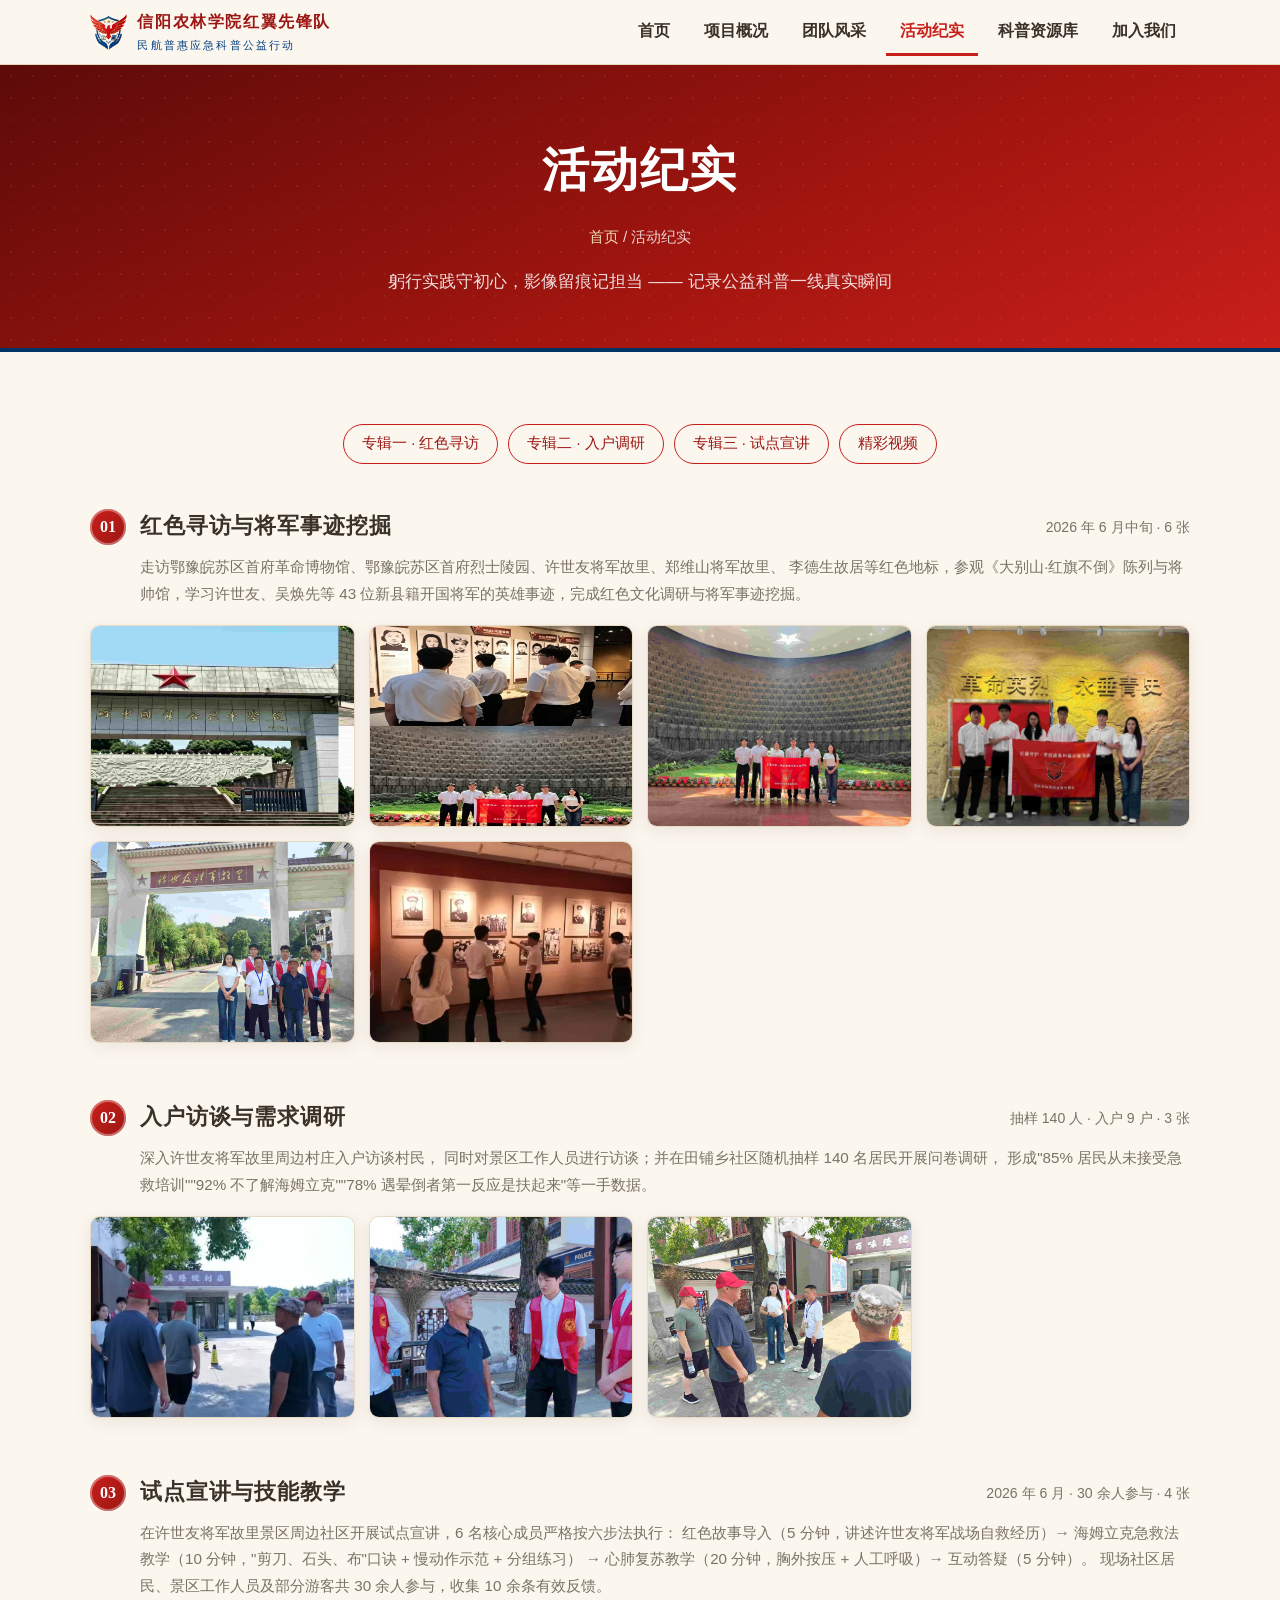
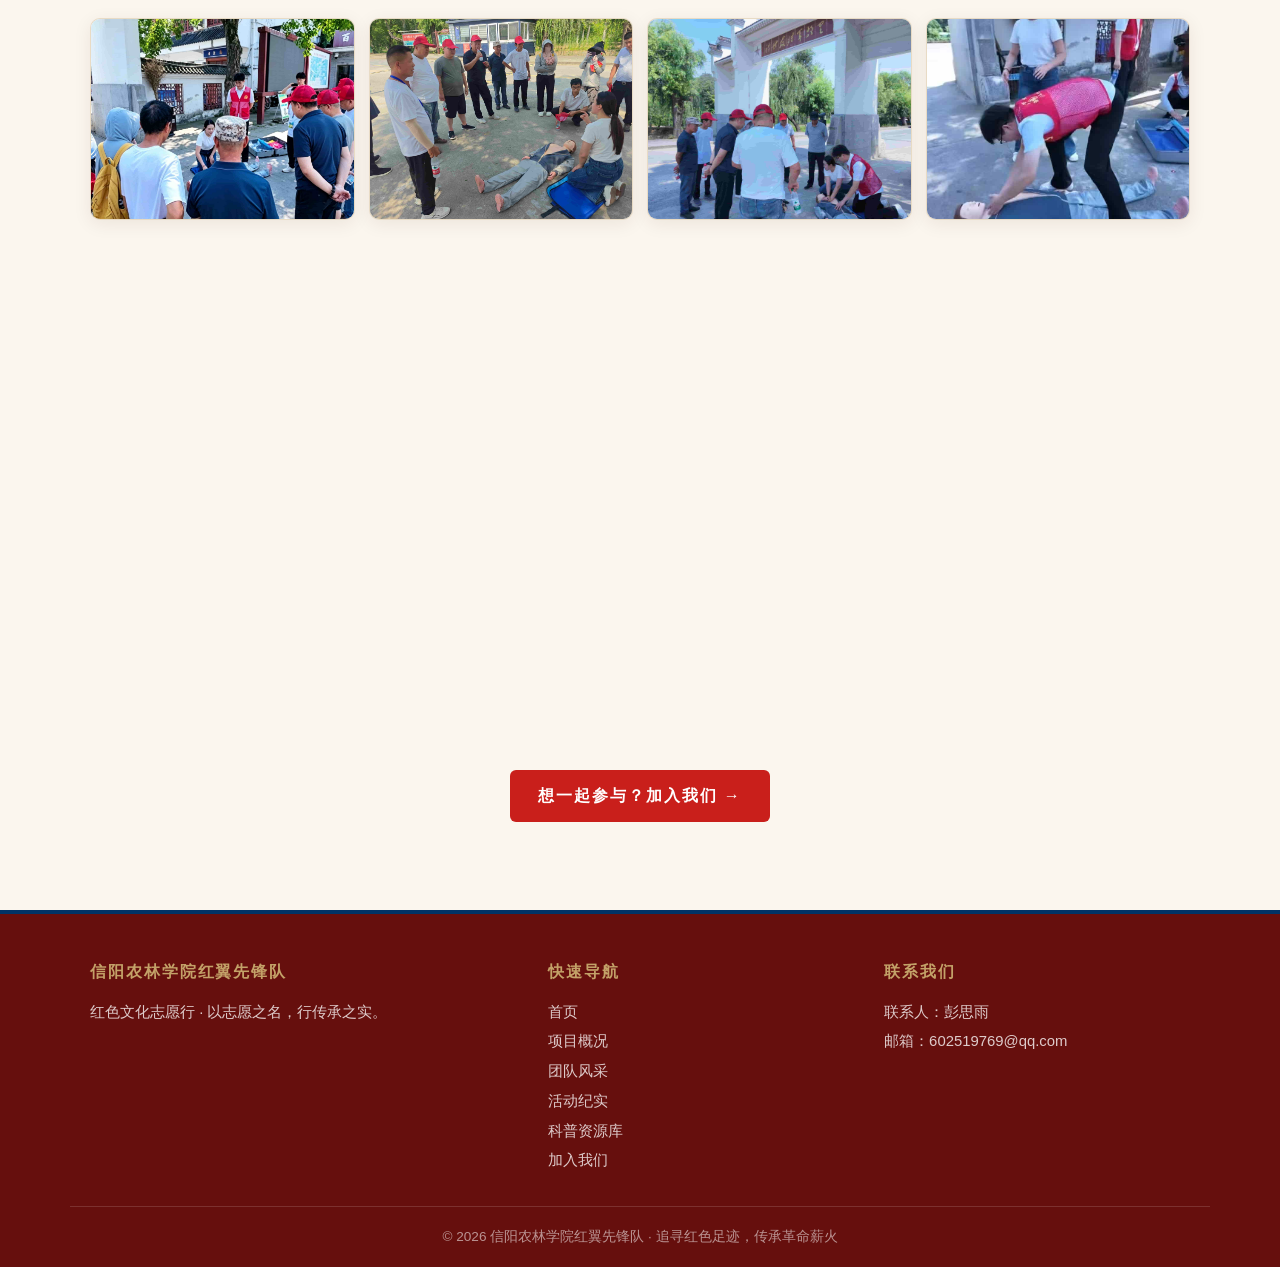
<file: activities.html>
<!DOCTYPE html>
<html lang="zh-CN">
<head>
  <meta charset="UTF-8" />
  <meta name="viewport" content="width=device-width, initial-scale=1.0" />
  <meta name="theme-color" content="#C91F1B" />
  <title>活动纪实 · 信阳农林学院红翼先锋队</title>
  <meta name="description" content="信阳农林学院红翼先锋队红色文化旅游活动相册与视频：共 3 个活动专辑约 20 张照片及活动视频。" />
  <link rel="icon" type="image/png" sizes="32x32" href="images/brand/favicon-32.png" />
  <link rel="icon" type="image/png" sizes="16x16" href="images/brand/favicon-16.png" />
  <link rel="apple-touch-icon" sizes="180x180" href="images/brand/apple-touch-icon.png" />
  <link rel="stylesheet" href="css/style.css" />

  <!-- 图片缺失时自动显示提示占位块；头像图缺失则露出底下的文字头像（无需改动） -->
  <script>
    document.documentElement.classList.add('js');
    window.addEventListener('error', function (e) {
      var t = e.target;
      if (!t || t.tagName !== 'IMG' || t.dataset.ph) return;
      t.dataset.ph = '1';
      if (t.classList.contains('avatar-img') || t.classList.contains('slide-img')) { t.style.display = 'none'; return; }
      var d = document.createElement('div');
      d.className = 'ph';
      d.textContent = t.alt || '图片待添加';
      t.replaceWith(d);
    }, true);
  </script>
</head>

<body>

  <!-- ================= 顶部导航 ================= -->
  <header class="site-header">
    <div class="header-inner">
      <a class="brand" href="index.html">
        
        <img class="brand-mark" src="images/brand/brand-logo.png" alt="红翼先锋队队徽" height="36" />
        <span>
          <span class="brand-name">信阳农林学院红翼先锋队</span>
          <span class="brand-sub">民航普惠应急科普公益行动</span>
        </span>
      </a>

      <button class="menu-btn" id="menu-btn" type="button" aria-label="打开菜单" aria-expanded="false">
        <span></span><span></span><span></span>
      </button>

      <nav class="main-nav" id="site-nav" aria-label="主导航">
        <a href="index.html">首页</a>
        <a href="about.html">项目概况</a>
        <a href="team.html">团队风采</a>
        <a href="activities.html" class="active">活动纪实</a>
        <a href="resources.html">科普资源库</a>
        <a href="join.html">加入我们</a>
      </nav>
    </div>
  </header>

  <!-- ================= 页面标题横幅 ================= -->
  <section class="page-hero">
    <h1>活动纪实</h1>
    <p class="crumb"><a href="index.html">首页</a> / 活动纪实</p>
    <p style="margin-top:16px; max-width:640px; margin-left:auto; margin-right:auto; color:rgba(255,255,255,.85);">
      躬行实践守初心，影像留痕记担当 —— 记录公益科普一线真实瞬间
      <!-- 三个活动专辑 · 约 20 张照片 · 2 段视频（点击照片可放大）-->
    </p>
  </section>

  <section class="section">
    <div class="container">

      <!-- 快速跳转标签 -->
      <div class="chipbar">
        <a class="chip" href="#album-1">专辑一 · 红色寻访</a>
        <a class="chip" href="#album-2">专辑二 · 入户调研</a>
        <a class="chip" href="#album-3">专辑三 · 试点宣讲</a>
        <a class="chip" href="#videos">精彩视频</a>
      </div>

      <!-- ================================================================
           专辑一：红色寻访与将军事迹挖掘（6 个位置）
           照片路径：images/study/1.jpg ~ 6.jpg
           现有 1~4.jpg 共 4 张，补上 5.jpg、6.jpg 后即完整。
           文件名必须与下面的 src 完全一致（含扩展名、区分大小写）。
           alt 文字请按真实场景改写，例如"在许世友将军故里纪念广场合影"。
           ================================================================ -->
      <div class="album" id="album-1">
        <div class="album-head">
          <span class="album-num">01</span>
          <h2 class="album-title">红色寻访与将军事迹挖掘</h2>
          <span class="album-meta">2026 年 6 月中旬 · 6 张</span>
        </div>
        <p class="album-desc">
          走访鄂豫皖苏区首府革命博物馆、鄂豫皖苏区首府烈士陵园、许世友将军故里、郑维山将军故里、
          李德生故居等红色地标，参观《大别山·红旗不倒》陈列与将帅馆，学习许世友、吴焕先等
          43 位新县籍开国将军的英雄事迹，完成红色文化调研与将军事迹挖掘。
        </p>
        <div class="gallery-grid">
          <figure><img class="g-item" src="images/study/1.jpg" alt="红色研学践悟 · 现场照片 1" loading="lazy" /></figure>
          <figure><img class="g-item" src="images/study/2.jpg" alt="红色研学践悟 · 现场照片 2" loading="lazy" /></figure>
          <figure><img class="g-item" src="images/study/3.jpg" alt="红色研学践悟 · 现场照片 3" loading="lazy" /></figure>
          <figure><img class="g-item" src="images/study/4.jpg" alt="红色研学践悟 · 现场照片 4" loading="lazy" /></figure>
          <figure><img class="g-item" src="images/study/5.jpg" alt="红色研学践悟 · 现场照片 5" loading="lazy" /></figure>
          <figure><img class="g-item" src="images/study/6.jpg" alt="红色研学践悟 · 现场照片 6" loading="lazy" /></figure>
        </div>
      </div>

      <!-- ================================================================
           专辑二：入户访谈与需求调研（7 个位置）
           照片路径：images/visit/1.jpg ~ 7.jpg
           目录已建好，把照片按 1.jpg ~ 7.jpg 命名放入即可。
           ================================================================ -->
      <div class="album" id="album-2">
        <div class="album-head">
          <span class="album-num">02</span>
          <h2 class="album-title">入户访谈与需求调研</h2>
          <span class="album-meta">抽样 140 人 · 入户 9 户 · 3 张</span>
        </div>
        <p class="album-desc">
          深入许世友将军故里周边村庄入户访谈村民，
          同时对景区工作人员进行访谈；并在田铺乡社区随机抽样 140 名居民开展问卷调研，
          形成"85% 居民从未接受急救培训""92% 不了解海姆立克""78% 遇晕倒者第一反应是扶起来"等一手数据。
        </p>
        <div class="gallery-grid">
          <figure><img class="g-item" src="images/visit/1.jpg" alt="基层走访调研 · 现场照片 1" loading="lazy" /></figure>
          <figure><img class="g-item" src="images/visit/2.jpg" alt="基层走访调研 · 现场照片 2" loading="lazy" /></figure>
          <figure><img class="g-item" src="images/visit/3.jpg" alt="基层走访调研 · 现场照片 3" loading="lazy" /></figure>
         <!-- <figure><img class="g-item" src="images/visit/4.jpg" alt="基层走访调研 · 现场照片 4" loading="lazy" /></figure>
          <figure><img class="g-item" src="images/visit/5.jpg" alt="基层走访调研 · 现场照片 5" loading="lazy" /></figure>
          <figure><img class="g-item" src="images/visit/6.jpg" alt="基层走访调研 · 现场照片 6" loading="lazy" /></figure>
          <figure><img class="g-item" src="images/visit/7.jpg" alt="基层走访调研 · 现场照片 7" loading="lazy" /></figure>-->
        </div>
      </div>

      <!-- ================================================================
           专辑三：试点宣讲与技能教学（7 个位置）
           照片路径：images/training/1.jpg ~ 7.jpg
           目录已建好，把照片按 1.jpg ~ 7.jpg 命名放入即可。
           ================================================================ -->
      <div class="album" id="album-3">
        <div class="album-head">
          <span class="album-num">03</span>
          <h2 class="album-title">试点宣讲与技能教学</h2>
          <span class="album-meta">2026 年 6 月 · 30 余人参与 · 4 张</span>
        </div>
        <p class="album-desc">
          在许世友将军故里景区周边社区开展试点宣讲，6 名核心成员严格按六步法执行：
          红色故事导入（5 分钟，讲述许世友将军战场自救经历）→ 海姆立克急救法教学（10 分钟，"剪刀、石头、布"口诀 + 慢动作示范 + 分组练习）
          → 心肺复苏教学（20 分钟，胸外按压 + 人工呼吸）→ 互动答疑（5 分钟）。
          现场社区居民、景区工作人员及部分游客共 30 余人参与，收集 10 余条有效反馈。
        </p>
        <div class="gallery-grid">
          <figure><img class="g-item" src="images/training/1.jpg" alt="应急科普宣讲 · 现场照片 1" loading="lazy" /></figure>
          <figure><img class="g-item" src="images/training/2.jpg" alt="应急科普宣讲 · 现场照片 2" loading="lazy" /></figure>
          <figure><img class="g-item" src="images/training/3.jpg" alt="应急科普宣讲 · 现场照片 3" loading="lazy" /></figure>
          <figure><img class="g-item" src="images/training/4.jpg" alt="应急科普宣讲 · 现场照片 4" loading="lazy" /></figure>
          
        </div>
      </div>

      <!-- ================================================================
           视频区
           使用方法：视频必须是 H.264（AVC）+ AAC 的 mp4，命名为：
             - 第 1 段 clip-1.mp4 放入 videos/ 文件夹
             - 第 2 段 clip-2.mp4 放入 videos/ 文件夹
           ★ 浏览器不支持 H.265/HEVC（手机与剪映默认导出常是它，文件名是 .mp4 也放不出来）：
             转码用 powershell -File _design\convert-videos.ps1，或剪映/格式工厂/HandBrake 导出 H.264。
           （视频缺失或编码不支持时，页面会自动显示"视频无法播放"的提示，不影响其它内容。）
           ================================================================ -->
      <div class="album" id="videos">
        <div class="album-head">
          <span class="album-num">▶</span>
          <h2 class="album-title">精彩视频</h2>
          <span class="album-meta">2 段</span>
        </div>
        <!--<p class="album-desc">活动精彩瞬间的影像记录，建议每段不超过 2~3 分钟以保证加载流畅。
          <b>若点播放没反应</b>：多半是视频导出成了 H.265/HEVC，浏览器只认 <b>H.264 + AAC</b> 的 mp4
          （转码方法见 <code>videos\README.txt</code>）。</p>-->

        <div class="video-grid">
          <div class="video-box">
            <video controls preload="none">
              <source src="videos/clip-1.mp4" type="video/mp4" />
              您的浏览器不支持视频播放。
            </video>
            <div class="video-cap">
              <h3>视频一 · 试点宣讲现场</h3>
              <p>技能分站教学 → 模拟演练纠错。</p>
            </div>
            <p class="video-tip" hidden>视频无法播放：<b>videos/clip-1.mp4</b> 不存在，或编码不是浏览器支持的 <b>H.264 + AAC</b>（手机/剪辑软件常导出 H.265/HEVC，网页放不了）。转码方法见 videos\README.txt。</p>
          </div>

          <div class="video-box">
            <video controls preload="none">
              <source src="videos/clip-2.mp4" type="video/mp4" />
              您的浏览器不支持视频播放。
            </video>
            <div class="video-cap">
              <h3>视频二 · 红色寻访纪实</h3>
              <p>红色地标走访、将军事迹挖掘影像记录。</p>
            </div>
            <p class="video-tip" hidden>视频无法播放：<b>videos/clip-2.mp4</b> 不存在，或编码不是浏览器支持的 <b>H.264 + AAC</b>（手机/剪辑软件常导出 H.265/HEVC，网页放不了）。转码方法见 videos\README.txt。</p>
          </div>
        </div>
      </div>

      <p style="text-align:center;">
        <a class="btn btn-red" href="join.html">想一起参与？加入我们 →</a>
      </p>
    </div>
  </section>

  <!-- ================= 页脚 ================= -->
  <footer class="site-footer">
    <div class="footer-inner">
      <div class="footer-brand">
        <h4>信阳农林学院红翼先锋队</h4>
        <p>红色文化志愿行 · 以志愿之名，行传承之实。</p>
      </div>
      <div>
        <h4>快速导航</h4>
        <p><a href="index.html">首页</a></p>
        <p><a href="about.html">项目概况</a></p>
        <p><a href="team.html">团队风采</a></p>
        <p><a href="activities.html">活动纪实</a></p>
        <p><a href="resources.html">科普资源库</a></p>
        <p><a href="join.html">加入我们</a></p>
      </div>
      <div>
       <h4>联系我们</h4>
        <p>联系人：彭思雨</p>
        <p><a href="mailto:602519769@qq.com?subject=%E5%92%A8%E8%AF%A2%E4%BF%A1%E9%98%B3%E5%86%9C%E6%9E%97%E5%AD%A6%E9%99%A2%E7%BA%A2%E7%BF%BC%E5%85%88%E9%94%8B%E9%98%9F">邮箱：602519769@qq.com</a></p>
        <!--<p>微信公众号：【公众号名称】</p>-->
      </div>
    </div>
    <div class="copy">© <span id="year"></span> 信阳农林学院红翼先锋队 · 追寻红色足迹，传承革命薪火</div>
  </footer>

  <button class="to-top" id="to-top" type="button" aria-label="返回顶部">↑</button>
  <script src="js/main.js"></script>
</body>
</html>
</file>
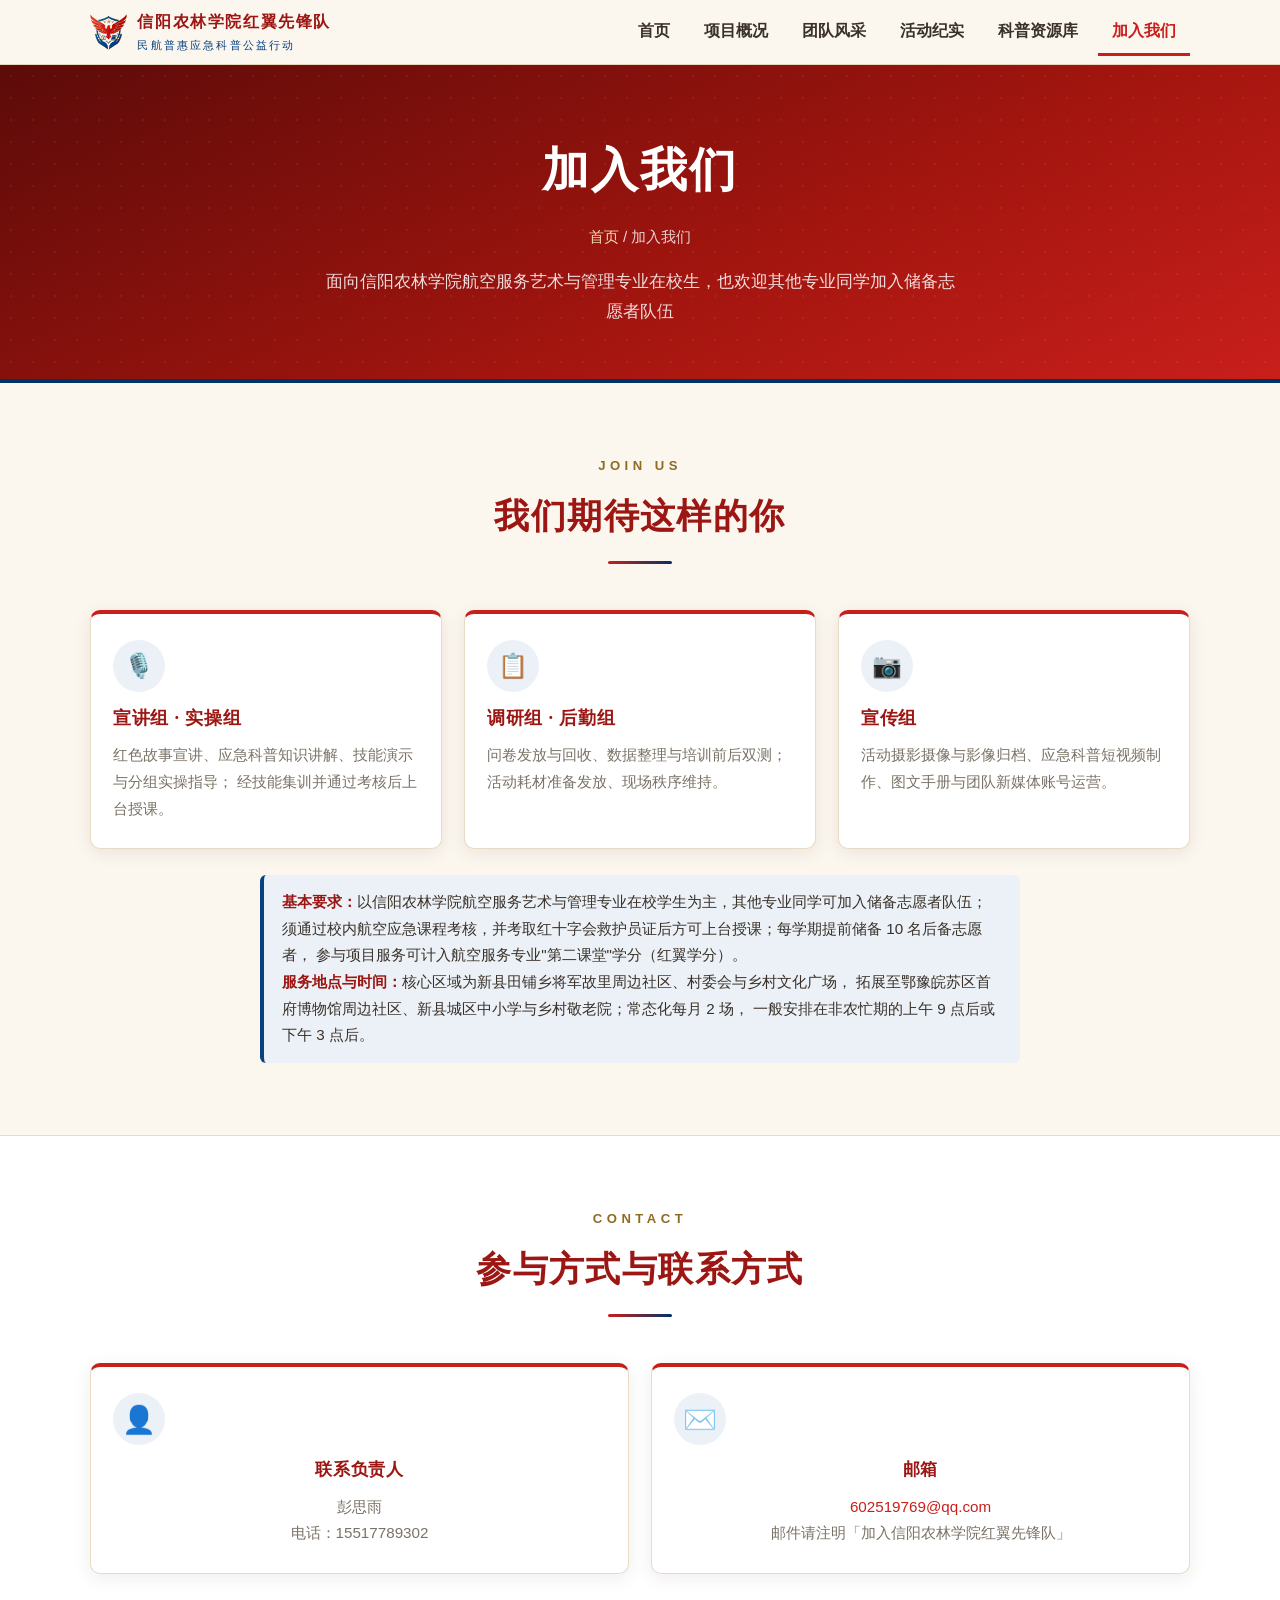
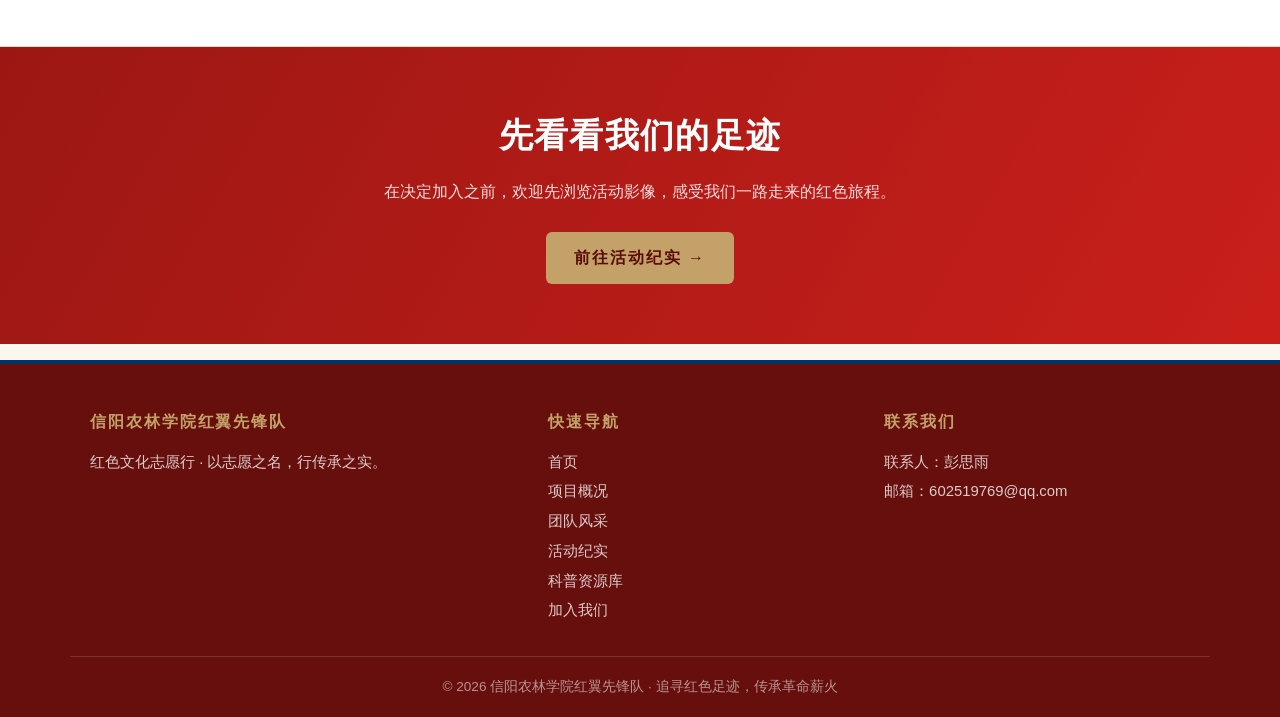
<file: join.html>
<!DOCTYPE html>
<html lang="zh-CN">
<head>
  <meta charset="UTF-8" />
  <meta name="viewport" content="width=device-width, initial-scale=1.0" />
  <meta name="theme-color" content="#C91F1B" />
  <title>加入我们 · 信阳农林学院红翼先锋队</title>
  <meta name="description" content="加入信阳农林学院红翼先锋队，一起参与红色文化旅游志愿服务。" />
  <link rel="icon" type="image/png" sizes="32x32" href="images/brand/favicon-32.png" />
  <link rel="icon" type="image/png" sizes="16x16" href="images/brand/favicon-16.png" />
  <link rel="apple-touch-icon" sizes="180x180" href="images/brand/apple-touch-icon.png" />
  <link rel="stylesheet" href="css/style.css" />

  <!-- 图片缺失时自动显示提示占位块；头像图缺失则露出底下的文字头像（无需改动） -->
  <script>
    document.documentElement.classList.add('js');
    window.addEventListener('error', function (e) {
      var t = e.target;
      if (!t || t.tagName !== 'IMG' || t.dataset.ph) return;
      t.dataset.ph = '1';
      if (t.classList.contains('avatar-img') || t.classList.contains('slide-img')) { t.style.display = 'none'; return; }
      var d = document.createElement('div');
      d.className = 'ph';
      d.textContent = t.alt || '图片待添加';
      t.replaceWith(d);
    }, true);
  </script>
</head>

<body>

  <!-- ================= 顶部导航 ================= -->
  <header class="site-header">
    <div class="header-inner">
      <a class="brand" href="index.html">
        
        <img class="brand-mark" src="images/brand/brand-logo.png" alt="红翼先锋队队徽" height="36" />
        <span>
          <span class="brand-name">信阳农林学院红翼先锋队</span>
          <span class="brand-sub">民航普惠应急科普公益行动</span>
        </span>
      </a>

      <button class="menu-btn" id="menu-btn" type="button" aria-label="打开菜单" aria-expanded="false">
        <span></span><span></span><span></span>
      </button>

      <nav class="main-nav" id="site-nav" aria-label="主导航">
        <a href="index.html">首页</a>
        <a href="about.html">项目概况</a>
        <a href="team.html">团队风采</a>
        <a href="activities.html">活动纪实</a>
        <a href="resources.html">科普资源库</a>
        <a href="join.html" class="active">加入我们</a>
      </nav>
    </div>
  </header>

  <!-- ================= 页面标题横幅 ================= -->
  <section class="page-hero">
    <h1>加入我们</h1>
    <p class="crumb"><a href="index.html">首页</a> / 加入我们</p>
    <p style="margin-top:16px; max-width:640px; margin-left:auto; margin-right:auto; color:rgba(255,255,255,.85);">
      面向信阳农林学院航空服务艺术与管理专业在校生，也欢迎其他专业同学加入储备志愿者队伍
    </p>
  </section>

  <!-- ================= 招募说明 ================= -->
  <section class="section" id="roles">
    <div class="container">
      <div class="section-head">
        <span class="kicker">JOIN US</span>
        <h2 class="section-title">我们期待这样的你</h2>
        <div class="title-line"></div>
      </div>

      <div class="cards">
        <div class="card">
          <div class="icon">🎙️</div>
          <h3>宣讲组 · 实操组</h3>
          <p>红色故事宣讲、应急科普知识讲解、技能演示与分组实操指导；
            经技能集训并通过考核后上台授课。</p>
        </div>
        <div class="card">
          <div class="icon">📋</div>
          <h3>调研组 · 后勤组</h3>
          <p>问卷发放与回收、数据整理与培训前后双测；活动耗材准备发放、现场秩序维持。</p>
        </div>
        <div class="card">
          <div class="icon">📷</div>
          <h3>宣传组</h3>
          <p>活动摄影摄像与影像归档、应急科普短视频制作、图文手册与团队新媒体账号运营。</p>
        </div>
      </div>

      <div class="notice">
        <b>基本要求：</b>以信阳农林学院航空服务艺术与管理专业在校学生为主，其他专业同学可加入储备志愿者队伍；
        须通过校内航空应急课程考核，并考取红十字会救护员证后方可上台授课；每学期提前储备 10 名后备志愿者，
        参与项目服务可计入航空服务专业"第二课堂"学分（红翼学分）。
        <br />
        <b>服务地点与时间：</b>核心区域为新县田铺乡将军故里周边社区、村委会与乡村文化广场，
        拓展至鄂豫皖苏区首府博物馆周边社区、新县城区中小学与乡村敬老院；常态化每月 2 场，
        一般安排在非农忙期的上午 9 点后或下午 3 点后。
        <!-- 提示：以上依据项目申报书；如需补充专业、年级限制请在此修改 -->
      </div>
    </div>
  </section>

  <!-- ================= 参与方式 / 联系方式 ================= -->
  <section class="section alt" id="contact">
    <div class="container">
      <div class="section-head">
        <span class="kicker">CONTACT</span>
        <h2 class="section-title">参与方式与联系方式</h2>
        <div class="title-line"></div>
        <p class="section-sub"></p>
      </div>

      <div class="cards">
        <div class="card contact-card">
          <div class="icon">👤</div>
          <h3>联系负责人</h3>
          <p>彭思雨<br />电话：15517789302</p>
        </div>
        <div class="card contact-card">
          <div class="icon">✉️</div>
          <h3>邮箱</h3>
          <p><a href="mailto:602519769@qq.com?subject=%E7%94%B3%E8%AF%B7%E5%8A%A0%E5%85%A5%E4%BF%A1%E9%98%B3%E5%86%9C%E6%9E%97%E5%AD%A6%E9%99%A2%E7%BA%A2%E7%BF%BC%E5%85%88%E9%94%8B%E9%98%9F">602519769@qq.com</a><br />邮件请注明「加入信阳农林学院红翼先锋队」</p>
        </div>
        <!--<div class="card contact-card">
          <div class="icon">💬</div>
          <h3>微信 / 公众号</h3>
          <p>微信号：【微信号】<br />公众号：【公众号名称】</p>
        </div>-->
      </div>

      <!-- 发送申请按钮：按要求隐藏（整块注释，含外层 <p> 以免留下 34px 空白间距）。
           需要恢复时，去掉下面两端的注释标记即可。 -->
      <!--<p style="text-align:center; margin-top:34px;">
        <a class="btn btn-red" href="mailto:602519769@qq.com?subject=%E7%94%B3%E8%AF%B7%E5%8A%A0%E5%85%A5%E4%BF%A1%E9%98%B3%E5%86%9C%E6%9E%97%E5%AD%A6%E9%99%A2%E7%BA%A2%E7%BF%BC%E5%85%88%E9%94%8B%E9%98%9F">发送加入申请 →</a>
      </p>-->
    </div>
  </section>

  <!-- ================= CTA 横幅 ================= -->
  <section class="cta">
    <div class="container">
      <h2>先看看我们的足迹</h2>
      <p>在决定加入之前，欢迎先浏览活动影像，感受我们一路走来的红色旅程。</p>
      <a class="btn btn-solid" href="activities.html">前往活动纪实 →</a>
    </div>
  </section>

  <!-- ================= 页脚 ================= -->
  <footer class="site-footer">
    <div class="footer-inner">
      <div class="footer-brand">
        <h4>信阳农林学院红翼先锋队</h4>
        <p>红色文化志愿行 · 以志愿之名，行传承之实。</p>
      </div>
      <div>
        <h4>快速导航</h4>
        <p><a href="index.html">首页</a></p>
        <p><a href="about.html">项目概况</a></p>
        <p><a href="team.html">团队风采</a></p>
        <p><a href="activities.html">活动纪实</a></p>
        <p><a href="resources.html">科普资源库</a></p>
        <p><a href="join.html">加入我们</a></p>
      </div>
      <div>
       <h4>联系我们</h4>
        <p>联系人：彭思雨</p>
        <p><a href="mailto:602519769@qq.com?subject=%E7%94%B3%E8%AF%B7%E5%8A%A0%E5%85%A5%E4%BF%A1%E9%98%B3%E5%86%9C%E6%9E%97%E5%AD%A6%E9%99%A2%E7%BA%A2%E7%BF%BC%E5%85%88%E9%94%8B%E9%98%9F">邮箱：602519769@qq.com</a></p>
        <!--<p>微信公众号：【公众号名称】</p>-->
      </div>
    </div>
    <div class="copy">© <span id="year"></span> 信阳农林学院红翼先锋队 · 追寻红色足迹，传承革命薪火</div>
  </footer>

  <button class="to-top" id="to-top" type="button" aria-label="返回顶部">↑</button>
  <script src="js/main.js"></script>
</body>
</html>
</file>
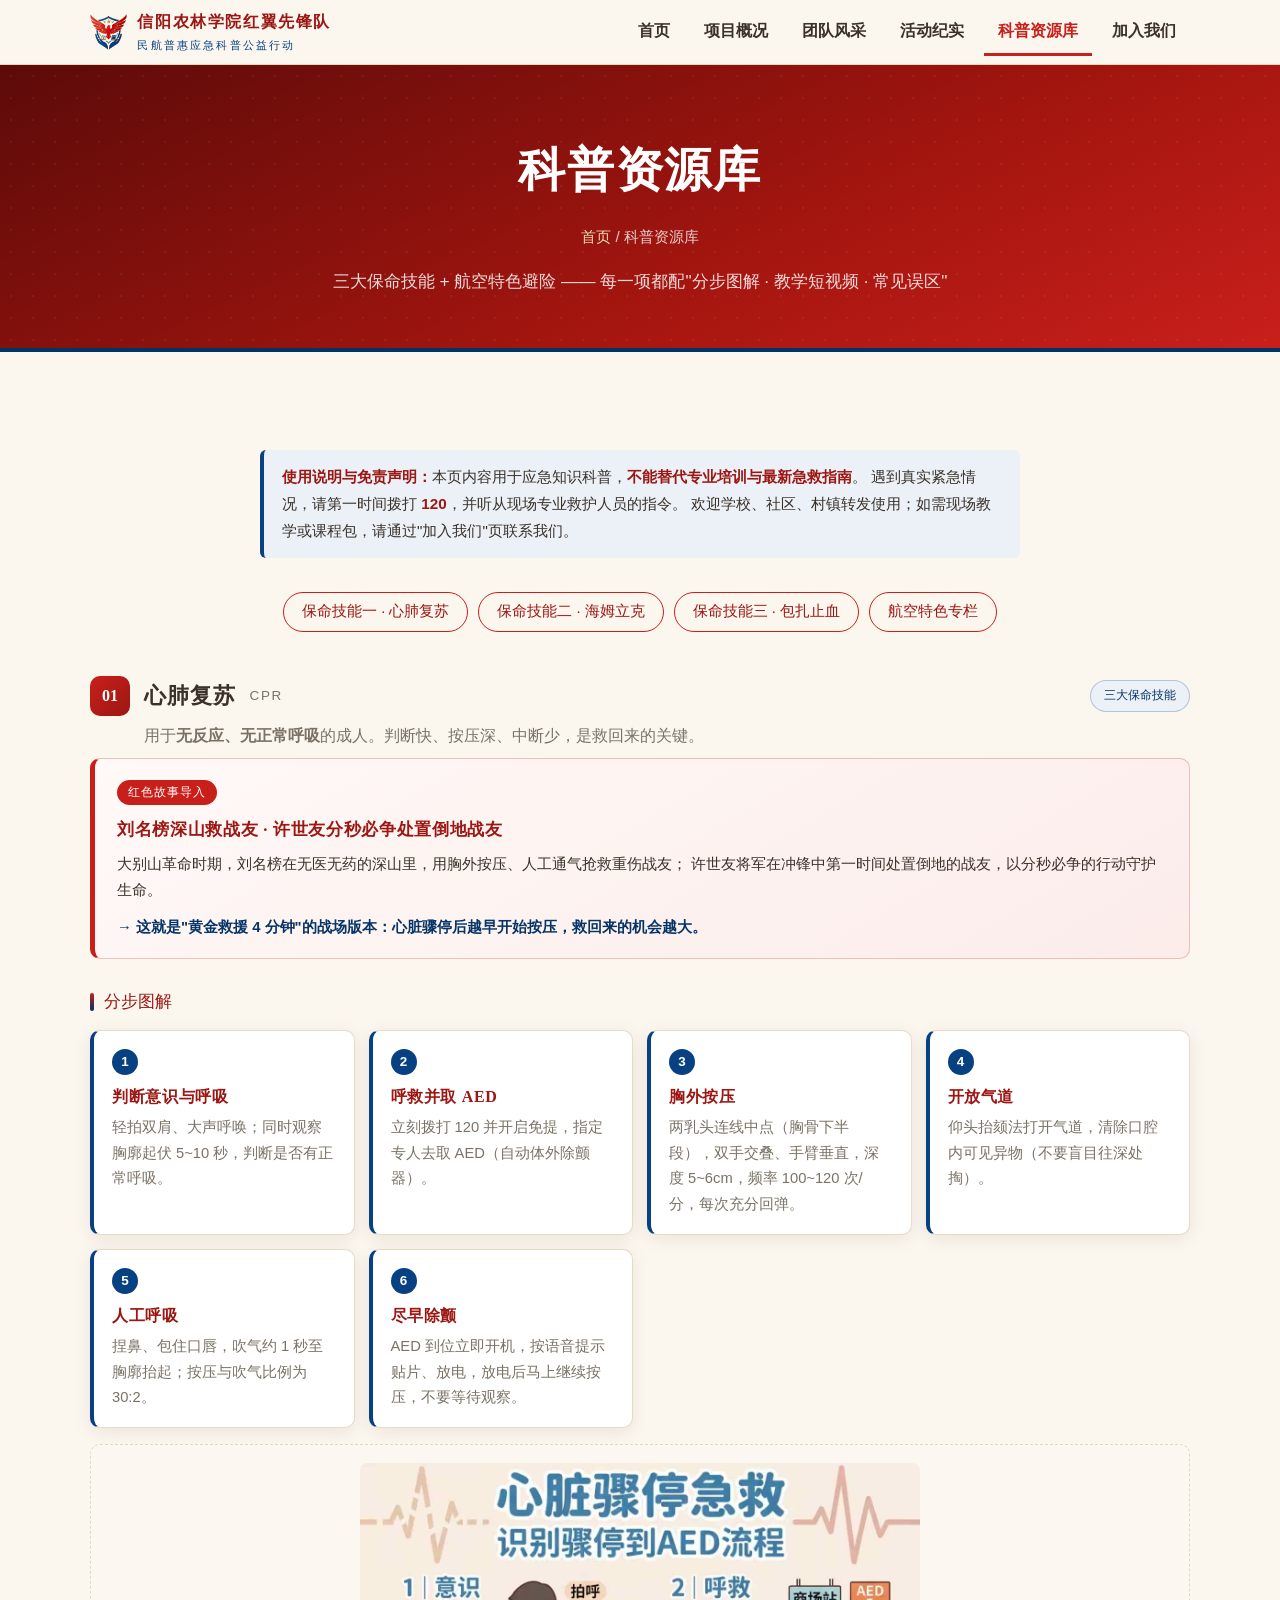
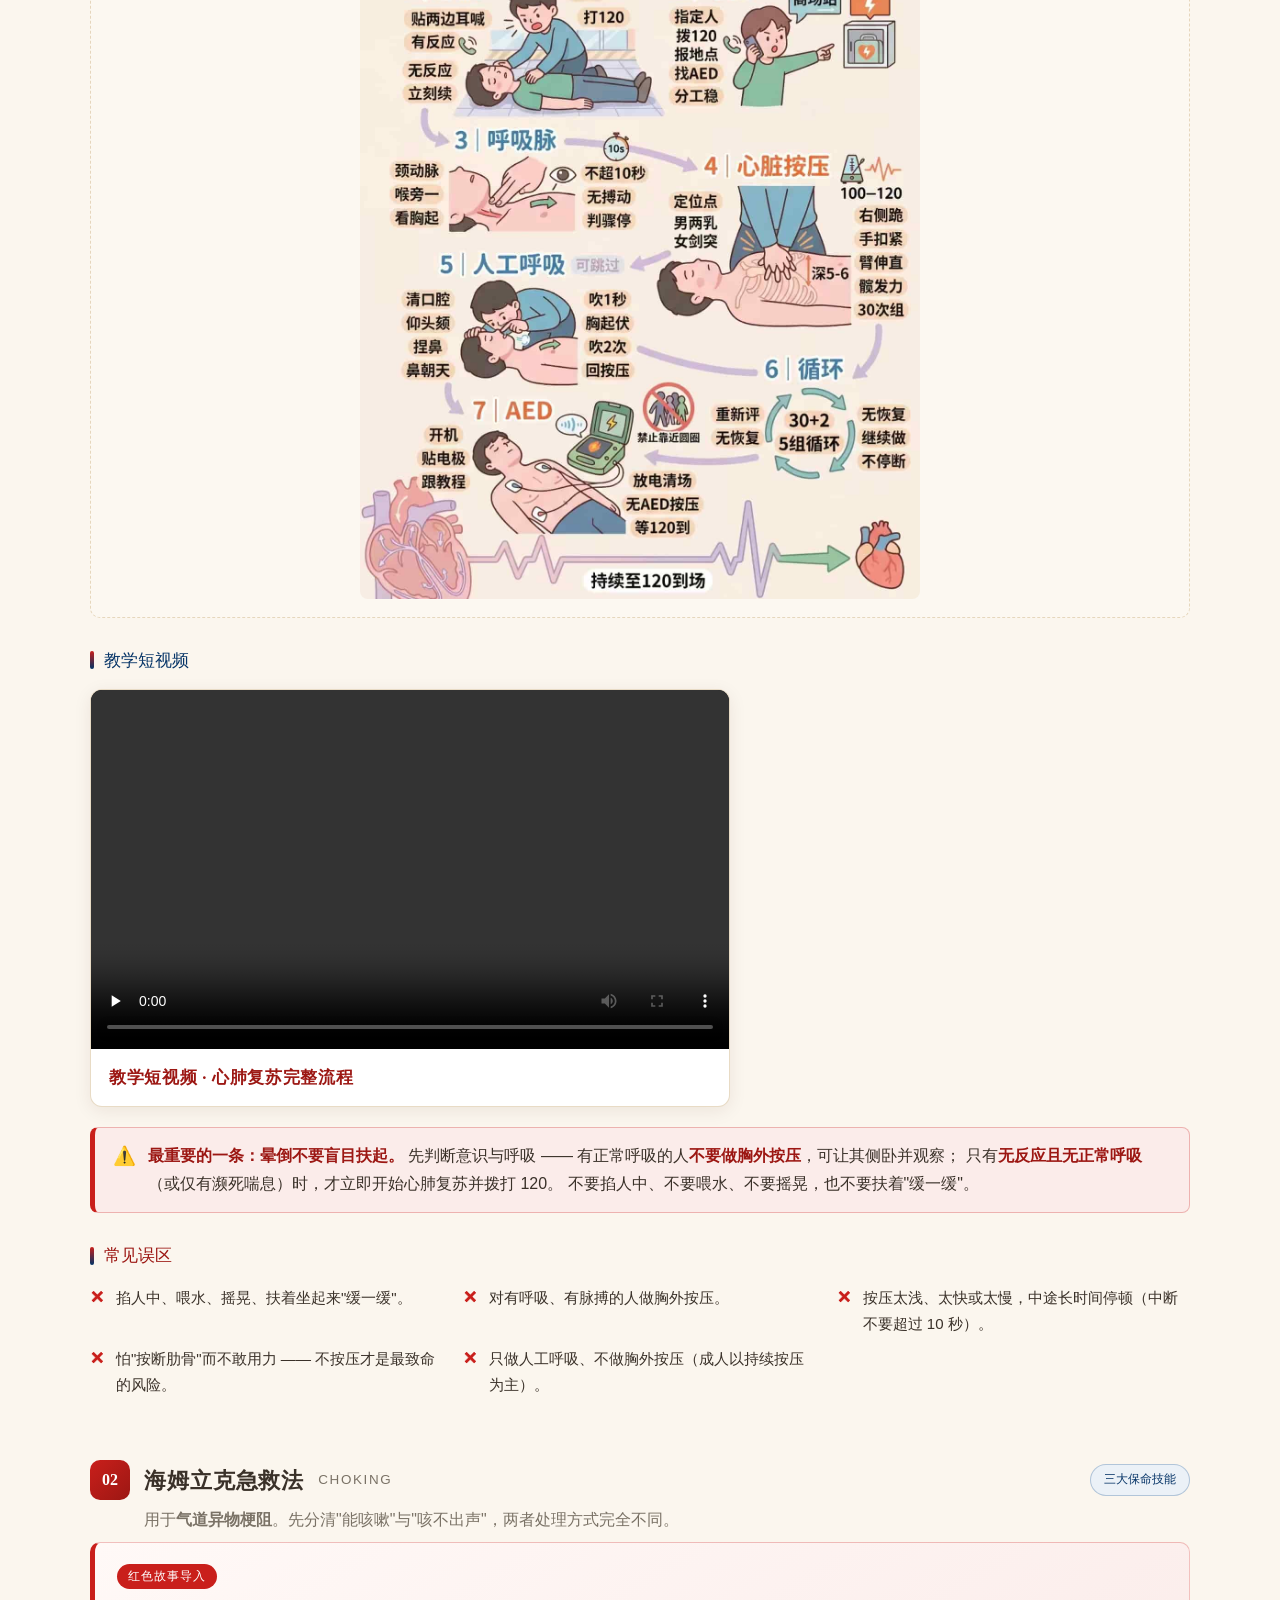
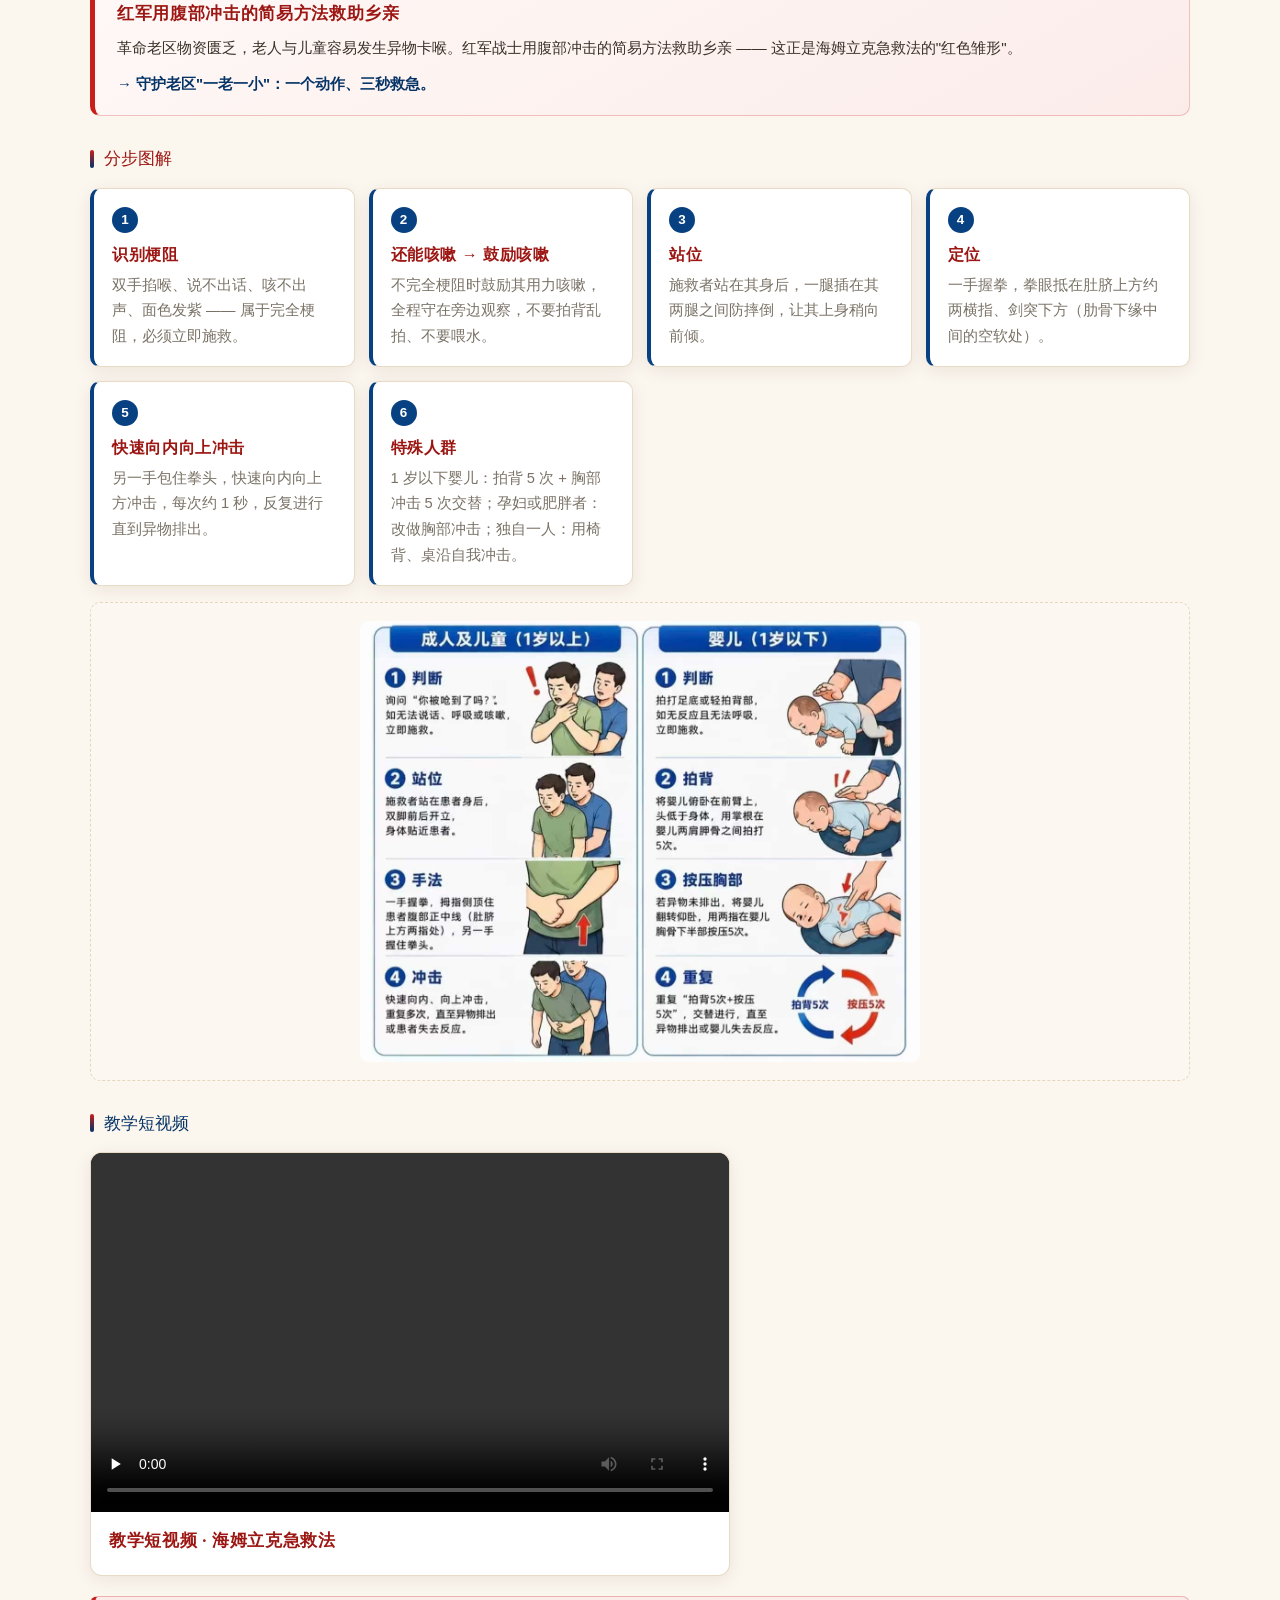
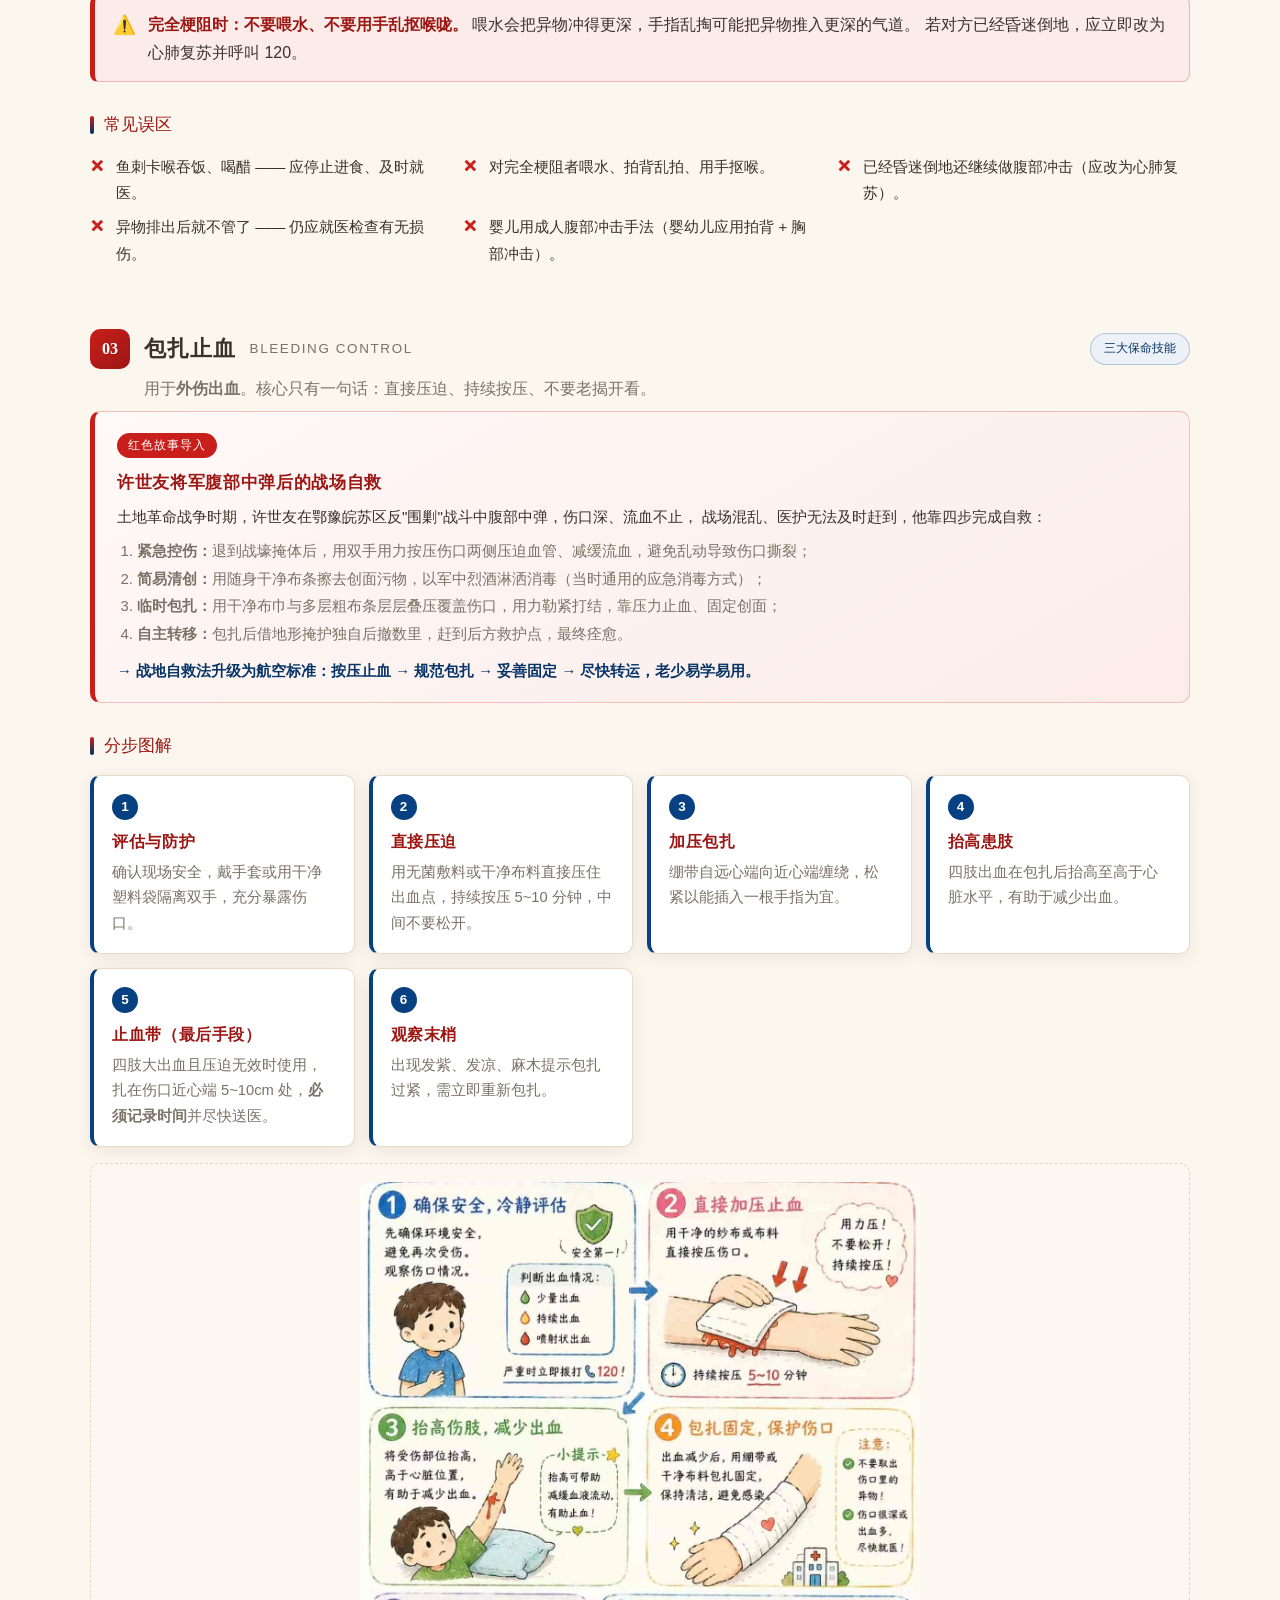
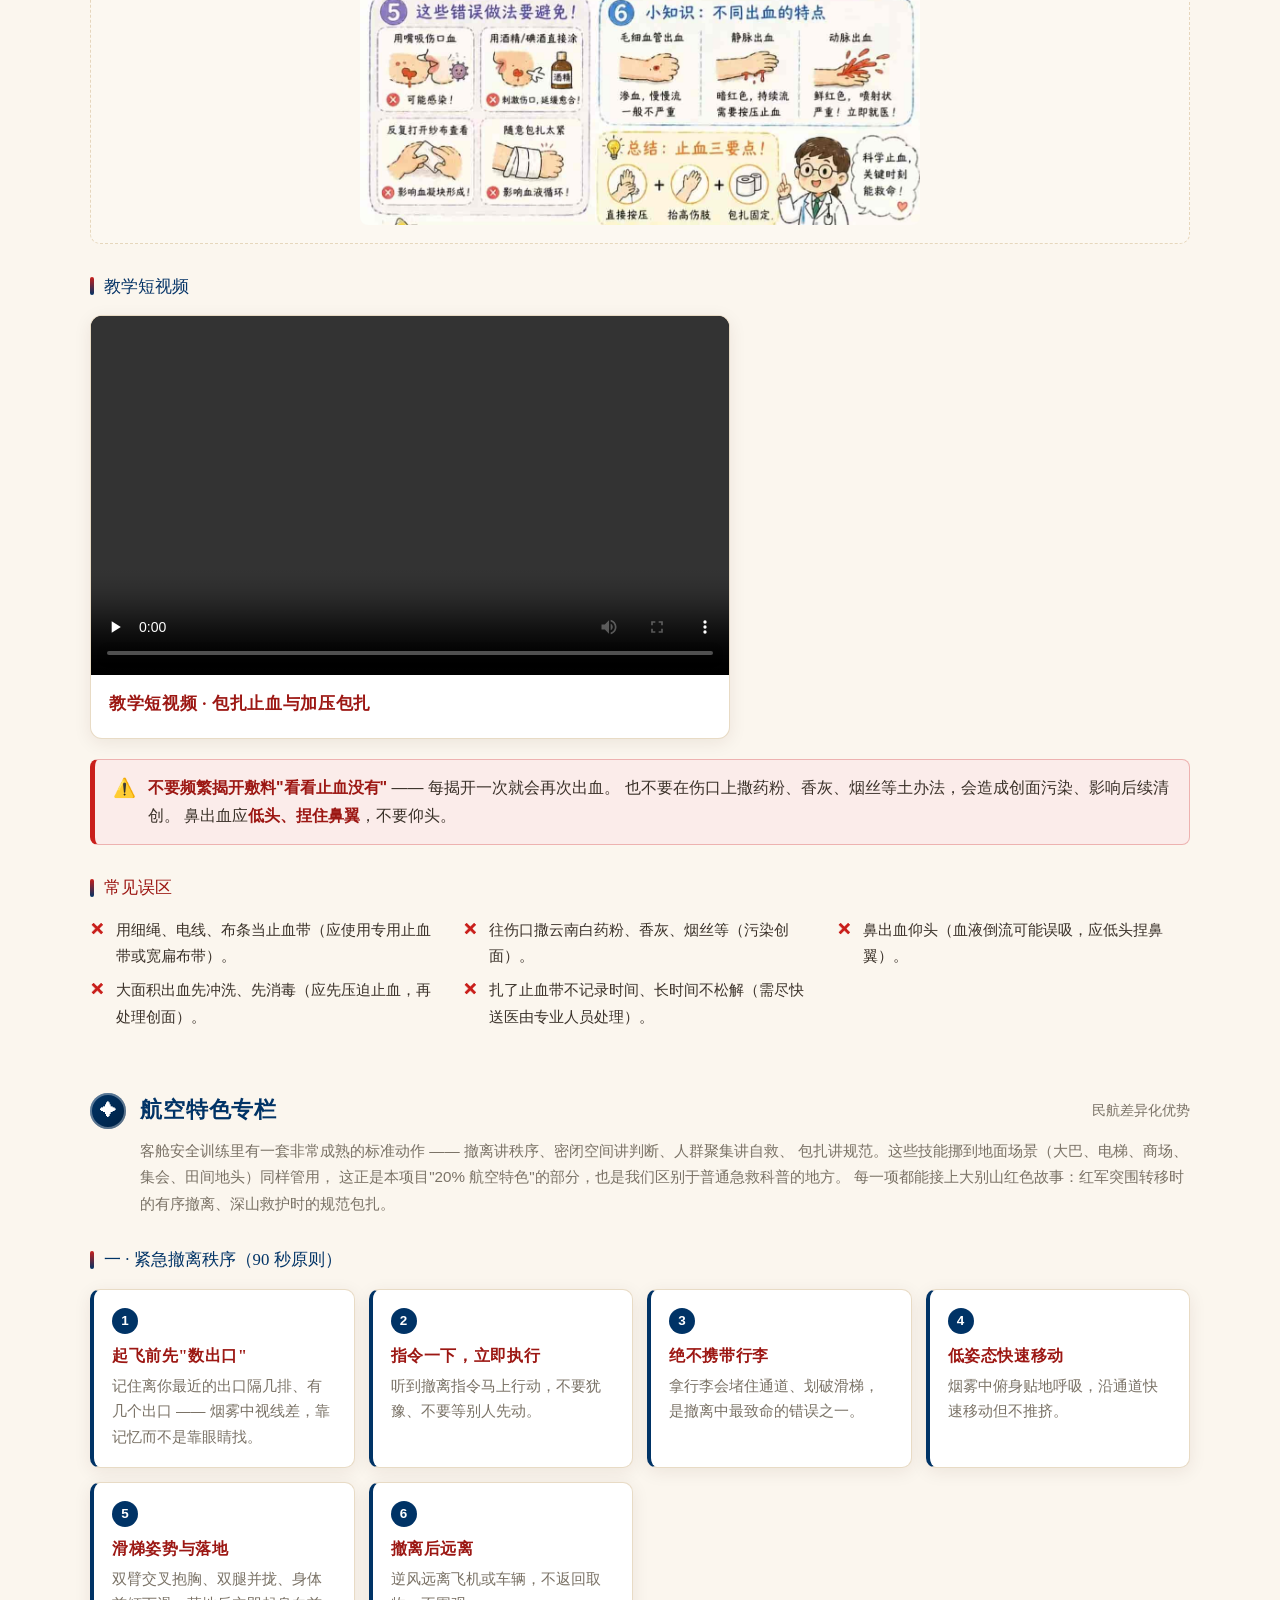
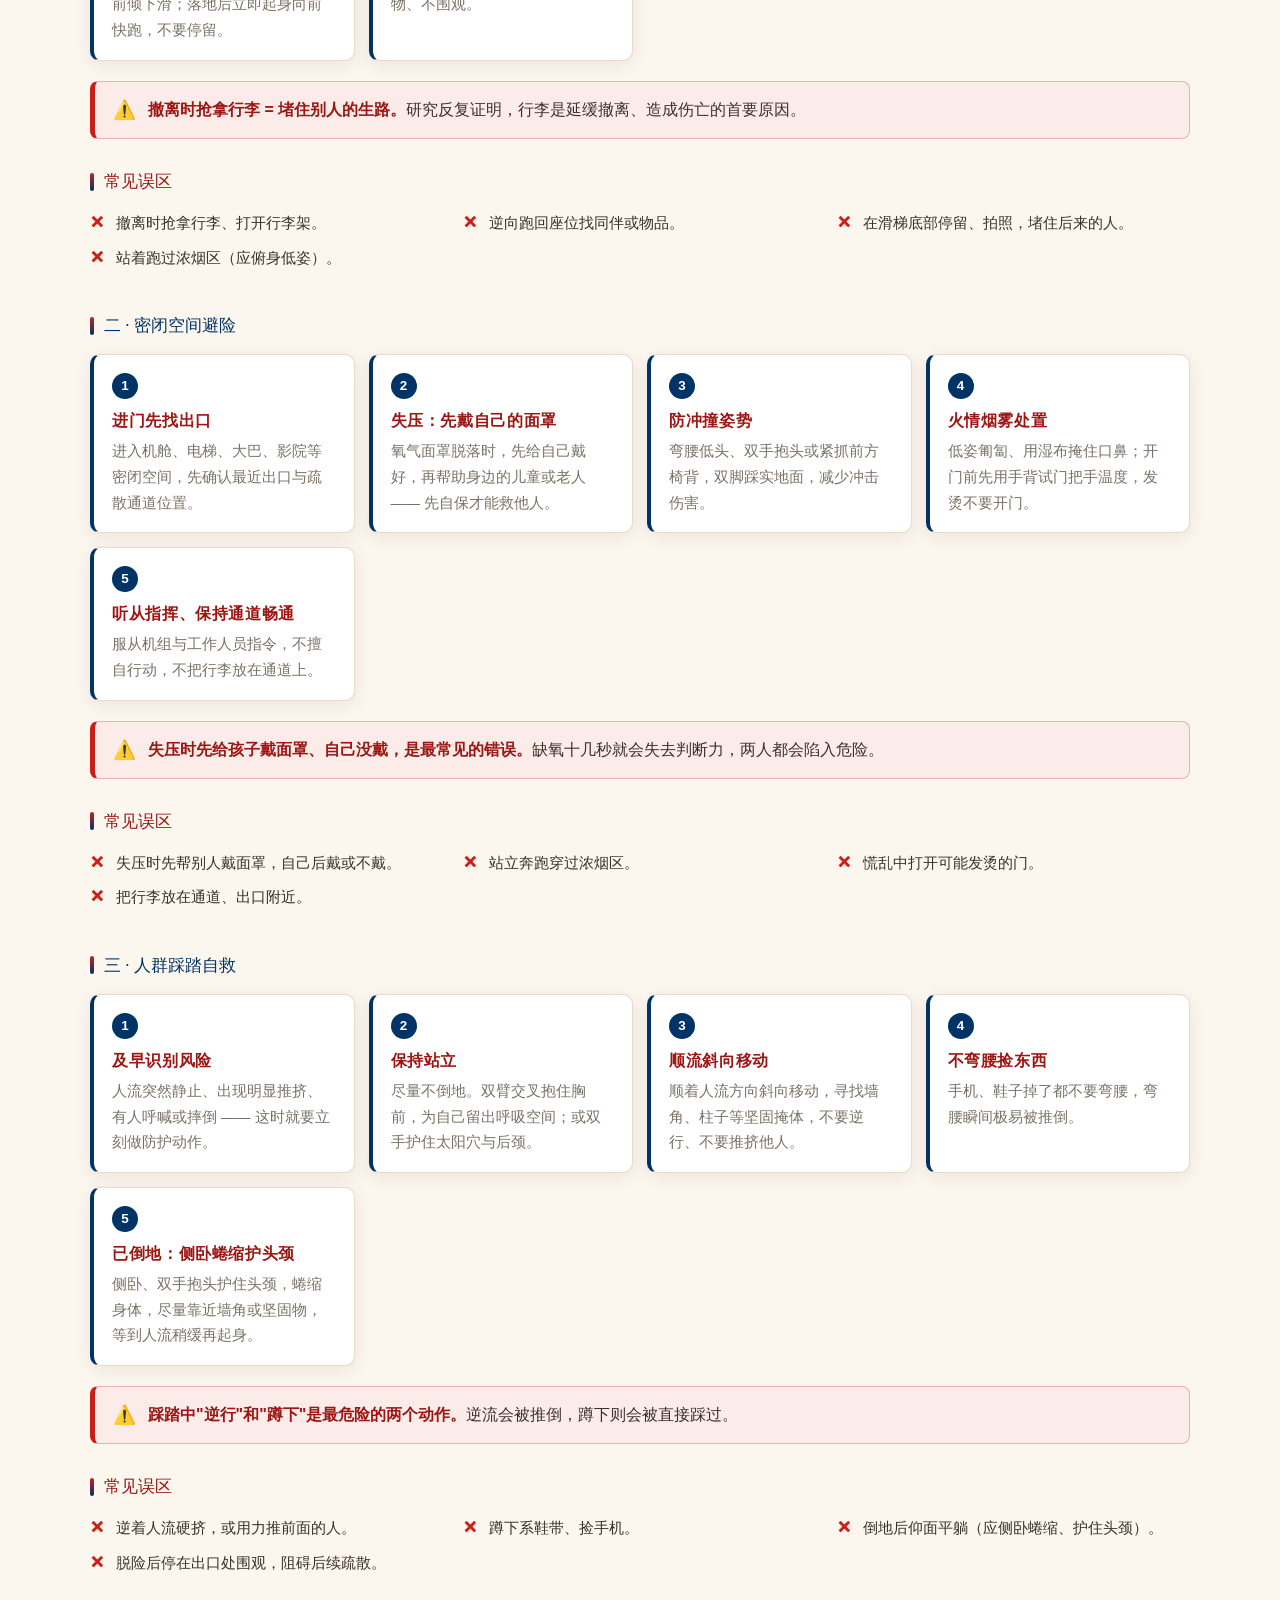
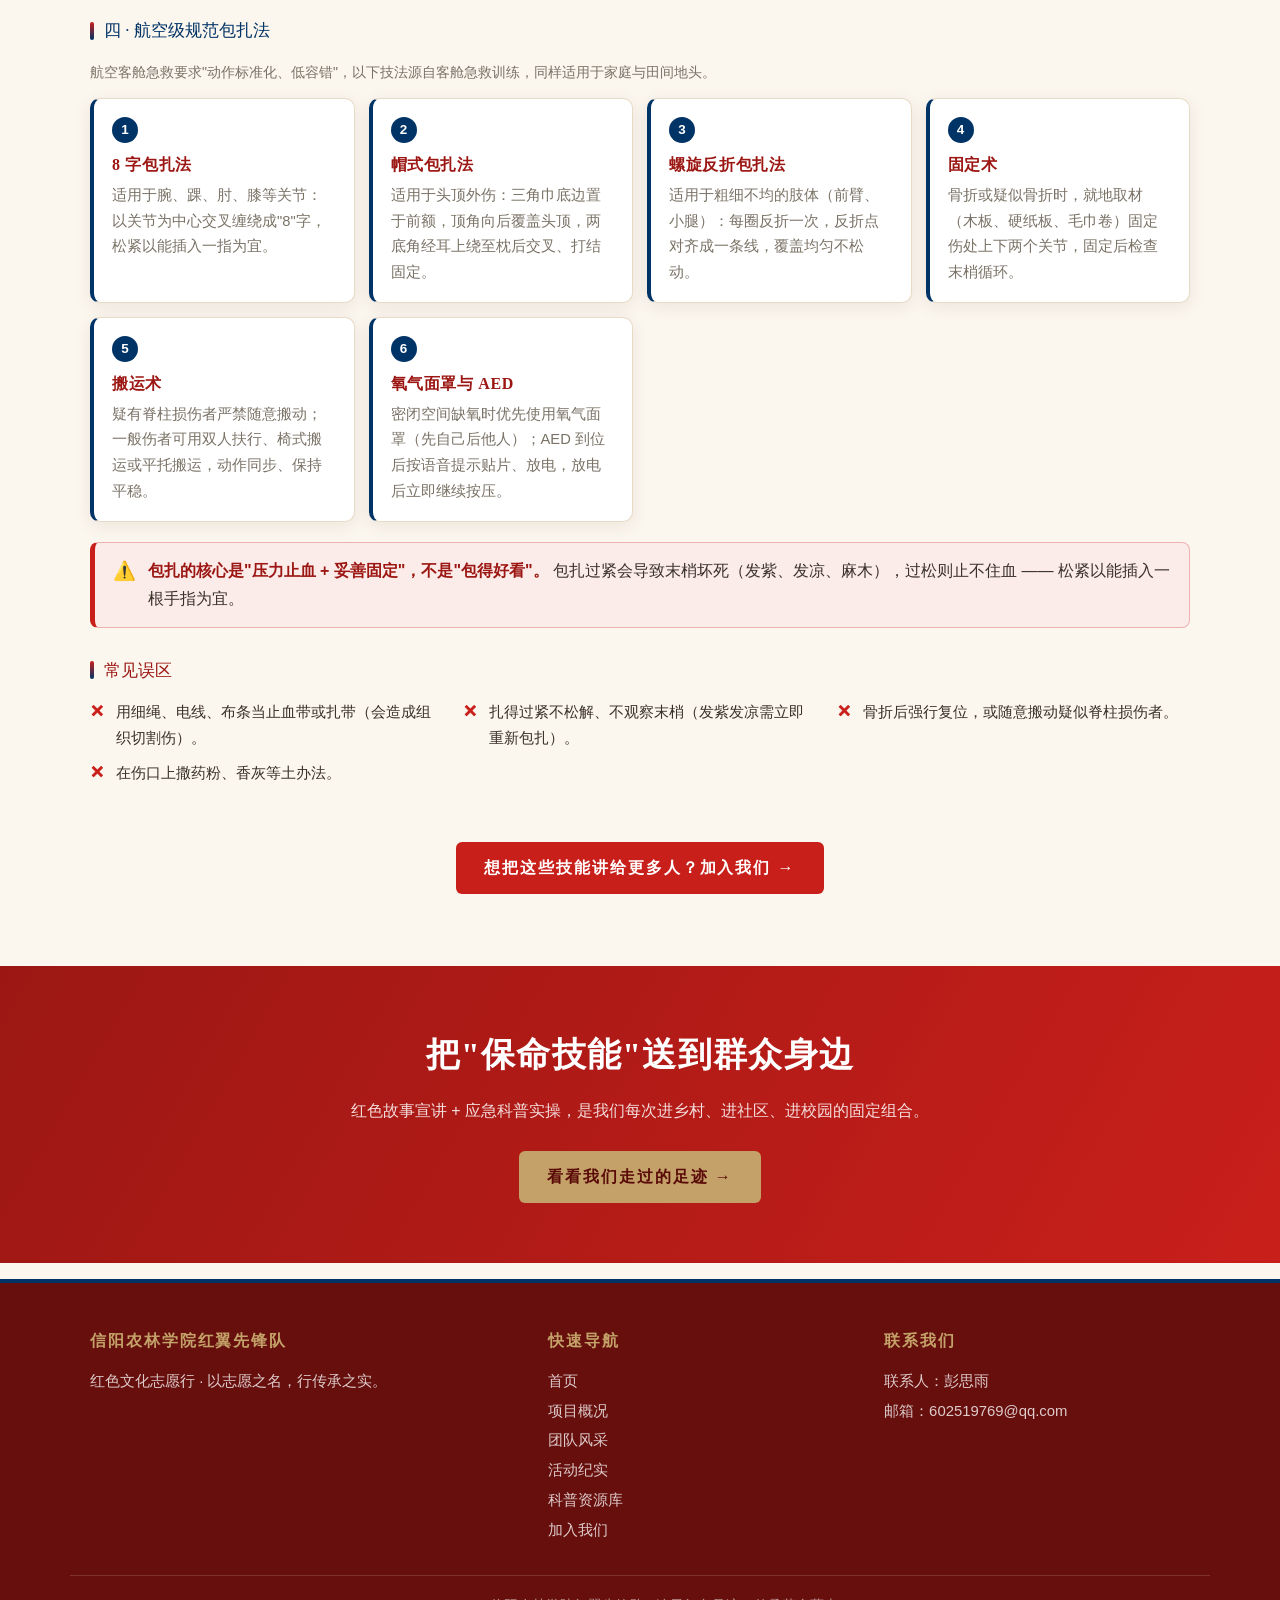
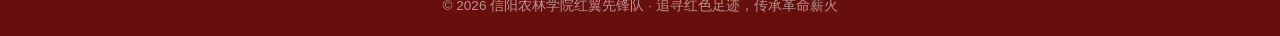
<file: resources.html>
<!DOCTYPE html>
<html lang="zh-CN">
<head>
  <meta charset="UTF-8" />
  <meta name="viewport" content="width=device-width, initial-scale=1.0" />
  <meta name="theme-color" content="#C91F1B" />
  <title>科普资源库 · 信阳农林学院红翼先锋队</title>
  <meta name="description" content="三大保命技能（心肺复苏、海姆立克、包扎止血）分步图解、教学短视频与常见误区；航空特色专栏：紧急撤离秩序、密闭空间避险、人群踩踏自救。" />
  <link rel="icon" type="image/png" sizes="32x32" href="images/brand/favicon-32.png" />
  <link rel="icon" type="image/png" sizes="16x16" href="images/brand/favicon-16.png" />
  <link rel="apple-touch-icon" sizes="180x180" href="images/brand/apple-touch-icon.png" />
  <link rel="stylesheet" href="css/style.css" />

  <!-- 图片缺失时自动显示提示占位块；头像图缺失则露出底下的文字头像（无需改动） -->
  <script>
    document.documentElement.classList.add('js');
    window.addEventListener('error', function (e) {
      var t = e.target;
      if (!t || t.tagName !== 'IMG' || t.dataset.ph) return;
      t.dataset.ph = '1';
      if (t.classList.contains('avatar-img') || t.classList.contains('slide-img')) { t.style.display = 'none'; return; }
      var d = document.createElement('div');
      d.className = 'ph';
      d.textContent = t.alt || '图片待添加';
      t.replaceWith(d);
    }, true);
  </script>
</head>

<body>

  <!-- ================= 顶部导航 ================= -->
  <header class="site-header">
    <div class="header-inner">
      <a class="brand" href="index.html">
        <img class="brand-mark" src="images/brand/brand-logo.png" alt="红翼先锋队队徽" height="36" />
        <span>
          <span class="brand-name">信阳农林学院红翼先锋队</span>
          <span class="brand-sub">民航普惠应急科普公益行动</span>
        </span>
      </a>

      <button class="menu-btn" id="menu-btn" type="button" aria-label="打开菜单" aria-expanded="false">
        <span></span><span></span><span></span>
      </button>

      <nav class="main-nav" id="site-nav" aria-label="主导航">
        <a href="index.html">首页</a>
        <a href="about.html">项目概况</a>
        <a href="team.html">团队风采</a>
        <a href="activities.html">活动纪实</a>
        <a href="resources.html" class="active">科普资源库</a>
        <a href="join.html">加入我们</a>
      </nav>
    </div>
  </header>

  <!-- ================= 页面标题横幅 ================= -->
  <section class="page-hero">
    <h1>科普资源库</h1>
    <p class="crumb"><a href="index.html">首页</a> / 科普资源库</p>
    <p style="margin-top:16px; max-width:680px; margin-left:auto; margin-right:auto; color:rgba(255,255,255,.85);">
      三大保命技能 + 航空特色避险 —— 每一项都配"分步图解 · 教学短视频 · 常见误区"
    </p>
  </section>

  <section class="section">
    <div class="container">

      <div class="notice">
       
        <b>使用说明与免责声明：</b>本页内容用于应急知识科普，<b>不能替代专业培训与最新急救指南</b>。
        遇到真实紧急情况，请第一时间拨打 <b>120</b>，并听从现场专业救护人员的指令。
        欢迎学校、社区、村镇转发使用；如需现场教学或课程包，请通过"加入我们"页联系我们。
      </div>

      <!-- 快速跳转标签 -->
      <div class="chipbar" style="margin-top:34px;">
        <a class="chip" href="#cpr">保命技能一 · 心肺复苏</a>
        <a class="chip" href="#choking">保命技能二 · 海姆立克</a>
        <a class="chip" href="#bleeding">保命技能三 · 包扎止血</a>
        <a class="chip" href="#aviation">航空特色专栏</a>
      </div>

      <!-- ================================================================
           保命技能一 · 心肺复苏
           图解海报：images/resources/cpr-poster.jpg
           教学视频：videos/skills/cpr.mp4
           ================================================================ -->
      <div class="skill" id="cpr">
        <div class="skill-head">
          <span class="skill-num">01</span>
          <h2 class="skill-title">心肺复苏</h2>
          <span class="skill-en">CPR</span>
          <span class="skill-tag">三大保命技能</span>
        </div>
        <p class="skill-desc">用于<b>无反应、无正常呼吸</b>的成人。判断快、按压深、中断少，是救回来的关键。</p>

        <!-- 红色故事导入（申报书：刘名榜深山抢救重伤战友 / 许世友第一时间处置倒地战友） -->
        <div class="red-story">
          <span class="rs-tag">红色故事导入</span>
          <h4>刘名榜深山救战友 · 许世友分秒必争处置倒地战友</h4>
          <p>
            大别山革命时期，刘名榜在无医无药的深山里，用胸外按压、人工通气抢救重伤战友；
            许世友将军在冲锋中第一时间处置倒地的战友，以分秒必争的行动守护生命。
          </p>
          <p class="bridge">→ 这就是"黄金救援 4 分钟"的战场版本：心脏骤停后越早开始按压，救回来的机会越大。</p>
        </div>

        <div class="sub-head">分步图解</div>
        <div class="step-grid">
          <div class="step">
            <span class="step-num">1</span>
            <h4>判断意识与呼吸</h4>
            <p>轻拍双肩、大声呼唤；同时观察胸廓起伏 5~10 秒，判断是否有正常呼吸。</p>
          </div>
          <div class="step">
            <span class="step-num">2</span>
            <h4>呼救并取 AED</h4>
            <p>立刻拨打 120 并开启免提，指定专人去取 AED（自动体外除颤器）。</p>
          </div>
          <div class="step">
            <span class="step-num">3</span>
            <h4>胸外按压</h4>
            <p>两乳头连线中点（胸骨下半段），双手交叠、手臂垂直，深度 5~6cm，频率 100~120 次/分，每次充分回弹。</p>
          </div>
          <div class="step">
            <span class="step-num">4</span>
            <h4>开放气道</h4>
            <p>仰头抬颏法打开气道，清除口腔内可见异物（不要盲目往深处掏）。</p>
          </div>
          <div class="step">
            <span class="step-num">5</span>
            <h4>人工呼吸</h4>
            <p>捏鼻、包住口唇，吹气约 1 秒至胸廓抬起；按压与吹气比例为 30:2。</p>
          </div>
          <div class="step">
            <span class="step-num">6</span>
            <h4>尽早除颤</h4>
            <p>AED 到位立即开机，按语音提示贴片、放电，放电后马上继续按压，不要等待观察。</p>
          </div>
        </div>

        <div class="poster" style="margin-top:16px;">
          <!-- 图解海报：把图片命名为 images/resources/cpr-poster.jpg 放入后自动显示 -->
          <img src="images/resources/cpr-poster.jpg" alt="心肺复苏分步图解 · 图片待放置" loading="lazy" />
        </div>

        <div class="sub-head blue">教学短视频</div>
        <div class="video-grid">
          <div class="video-box" style="max-width:640px;">
            <video controls preload="none">
              <source src="videos/skills/cpr.mp4" type="video/mp4" />
              您的浏览器不支持视频播放。
            </video>
            <div class="video-cap">
              <h3>教学短视频 · 心肺复苏完整流程</h3>
             <!-- <p>建议 60~90 秒，只拍关键动作，配上字幕与节奏提示（100~120 次/分）效果更好。</p>-->
            </div>
            <p class="video-tip" hidden>视频无法播放：<b>videos/skills/cpr.mp4</b> 不存在，或编码不是浏览器支持的 <b>H.264 + AAC</b>（手机/剪辑软件常导出 H.265/HEVC，网页放不了）。转码方法见 videos\README.txt。</p>
          </div>
        </div>

        <div class="callout-warning">
          <span class="cw-icon">⚠️</span>
          <div>
            <b>最重要的一条：晕倒不要盲目扶起。</b>
            先判断意识与呼吸 —— 有正常呼吸的人<b>不要做胸外按压</b>，可让其侧卧并观察；
            只有<b>无反应且无正常呼吸</b>（或仅有濒死喘息）时，才立即开始心肺复苏并拨打 120。
            不要掐人中、不要喂水、不要摇晃，也不要扶着"缓一缓"。
          </div>
        </div>

        <div class="sub-head">常见误区</div>
        <ul class="mistake-list">
          <li>掐人中、喂水、摇晃、扶着坐起来"缓一缓"。</li>
          <li>对有呼吸、有脉搏的人做胸外按压。</li>
          <li>按压太浅、太快或太慢，中途长时间停顿（中断不要超过 10 秒）。</li>
          <li>怕"按断肋骨"而不敢用力 —— 不按压才是最致命的风险。</li>
          <li>只做人工呼吸、不做胸外按压（成人以持续按压为主）。</li>
        </ul>
      </div>

      <!-- ================================================================
           保命技能二 · 海姆立克
           图解海报：images/resources/heimlich-poster.jpg
           教学视频：videos/skills/heimlich.mp4
           ================================================================ -->
      <div class="skill" id="choking">
        <div class="skill-head">
          <span class="skill-num">02</span>
          <h2 class="skill-title">海姆立克急救法</h2>
          <span class="skill-en">CHOKING</span>
          <span class="skill-tag">三大保命技能</span>
        </div>
        <p class="skill-desc">用于<b>气道异物梗阻</b>。先分清"能咳嗽"与"咳不出声"，两者处理方式完全不同。</p>

        <!-- 红色故事导入（申报书：红军用腹部冲击的简易方法救助乡亲） -->
        <div class="red-story">
          <span class="rs-tag">红色故事导入</span>
          <h4>红军用腹部冲击的简易方法救助乡亲</h4>
          <p>
            革命老区物资匮乏，老人与儿童容易发生异物卡喉。红军战士用腹部冲击的简易方法救助乡亲
            —— 这正是海姆立克急救法的"红色雏形"。
          </p>
          <p class="bridge">→ 守护老区"一老一小"：一个动作、三秒救急。</p>
        </div>

        <div class="sub-head">分步图解</div>
        <div class="step-grid">
          <div class="step">
            <span class="step-num">1</span>
            <h4>识别梗阻</h4>
            <p>双手掐喉、说不出话、咳不出声、面色发紫 —— 属于完全梗阻，必须立即施救。</p>
          </div>
          <div class="step">
            <span class="step-num">2</span>
            <h4>还能咳嗽 → 鼓励咳嗽</h4>
            <p>不完全梗阻时鼓励其用力咳嗽，全程守在旁边观察，不要拍背乱拍、不要喂水。</p>
          </div>
          <div class="step">
            <span class="step-num">3</span>
            <h4>站位</h4>
            <p>施救者站在其身后，一腿插在其两腿之间防摔倒，让其上身稍向前倾。</p>
          </div>
          <div class="step">
            <span class="step-num">4</span>
            <h4>定位</h4>
            <p>一手握拳，拳眼抵在肚脐上方约两横指、剑突下方（肋骨下缘中间的空软处）。</p>
          </div>
          <div class="step">
            <span class="step-num">5</span>
            <h4>快速向内向上冲击</h4>
            <p>另一手包住拳头，快速向内向上方冲击，每次约 1 秒，反复进行直到异物排出。</p>
          </div>
          <div class="step">
            <span class="step-num">6</span>
            <h4>特殊人群</h4>
            <p>1 岁以下婴儿：拍背 5 次 + 胸部冲击 5 次交替；孕妇或肥胖者：改做胸部冲击；独自一人：用椅背、桌沿自我冲击。</p>
          </div>
        </div>

        <div class="poster" style="margin-top:16px;">
          <!-- 图解海报：把图片命名为 images/resources/heimlich-poster.jpg 放入后自动显示 -->
          <img src="images/resources/heimlich-poster.jpg" alt="海姆立克急救法分步图解 · 图片待放置" loading="lazy" />
        </div>

        <div class="sub-head blue">教学短视频</div>
        <div class="video-grid">
          <div class="video-box" style="max-width:640px;">
            <video controls preload="none">
              <source src="videos/skills/heimlich.mp4" type="video/mp4" />
              您的浏览器不支持视频播放。
            </video>
            <div class="video-cap">
              <h3>教学短视频 · 海姆立克急救法</h3>
              <p><!--建议同时演示"成人 / 婴儿 / 独自一人"三种情形，这是群众最容易记混的地方。--></p>
            </div>
            <p class="video-tip" hidden>视频无法播放：<b>videos/skills/heimlich.mp4</b> 不存在，或编码不是浏览器支持的 <b>H.264 + AAC</b>（手机/剪辑软件常导出 H.265/HEVC，网页放不了）。转码方法见 videos\README.txt。</p>
          </div>
        </div>

        <div class="callout-warning">
          <span class="cw-icon">⚠️</span>
          <div>
            <b>完全梗阻时：不要喂水、不要用手乱抠喉咙。</b>
            喂水会把异物冲得更深，手指乱掏可能把异物推入更深的气道。
            若对方已经昏迷倒地，应立即改为心肺复苏并呼叫 120。
          </div>
        </div>

        <div class="sub-head">常见误区</div>
        <ul class="mistake-list">
          <li>鱼刺卡喉吞饭、喝醋 —— 应停止进食、及时就医。</li>
          <li>对完全梗阻者喂水、拍背乱拍、用手抠喉。</li>
          <li>已经昏迷倒地还继续做腹部冲击（应改为心肺复苏）。</li>
          <li>异物排出后就不管了 —— 仍应就医检查有无损伤。</li>
          <li>婴儿用成人腹部冲击手法（婴幼儿应用拍背 + 胸部冲击）。</li>
        </ul>
      </div>

      <!-- ================================================================
           保命技能三 · 包扎止血
           图解海报：images/resources/bandage-poster.jpg
           教学视频：videos/skills/bandage.mp4
           ================================================================ -->
      <div class="skill" id="bleeding">
        <div class="skill-head">
          <span class="skill-num">03</span>
          <h2 class="skill-title">包扎止血</h2>
          <span class="skill-en">BLEEDING CONTROL</span>
          <span class="skill-tag">三大保命技能</span>
        </div>
        <p class="skill-desc">用于<b>外伤出血</b>。核心只有一句话：直接压迫、持续按压、不要老揭开看。</p>

        <!-- 红色故事导入（申报书附件 5：许世友将军腹部中弹后的战场自救四步） -->
        <div class="red-story">
          <span class="rs-tag">红色故事导入</span>
          <h4>许世友将军腹部中弹后的战场自救</h4>
          <p>
            土地革命战争时期，许世友在鄂豫皖苏区反"围剿"战斗中腹部中弹，伤口深、流血不止，
            战场混乱、医护无法及时赶到，他靠四步完成自救：
          </p>
          <ol>
            <li><b>紧急控伤：</b>退到战壕掩体后，用双手用力按压伤口两侧压迫血管、减缓流血，避免乱动导致伤口撕裂；</li>
            <li><b>简易清创：</b>用随身干净布条擦去创面污物，以军中烈酒淋洒消毒（当时通用的应急消毒方式）；</li>
            <li><b>临时包扎：</b>用干净布巾与多层粗布条层层叠压覆盖伤口，用力勒紧打结，靠压力止血、固定创面；</li>
            <li><b>自主转移：</b>包扎后借地形掩护独自后撤数里，赶到后方救护点，最终痊愈。</li>
          </ol>
          <p class="bridge">→ 战地自救法升级为航空标准：按压止血 → 规范包扎 → 妥善固定 → 尽快转运，老少易学易用。</p>
        </div>

        <div class="sub-head">分步图解</div>
        <div class="step-grid">
          <div class="step">
            <span class="step-num">1</span>
            <h4>评估与防护</h4>
            <p>确认现场安全，戴手套或用干净塑料袋隔离双手，充分暴露伤口。</p>
          </div>
          <div class="step">
            <span class="step-num">2</span>
            <h4>直接压迫</h4>
            <p>用无菌敷料或干净布料直接压住出血点，持续按压 5~10 分钟，中间不要松开。</p>
          </div>
          <div class="step">
            <span class="step-num">3</span>
            <h4>加压包扎</h4>
            <p>绷带自远心端向近心端缠绕，松紧以能插入一根手指为宜。</p>
          </div>
          <div class="step">
            <span class="step-num">4</span>
            <h4>抬高患肢</h4>
            <p>四肢出血在包扎后抬高至高于心脏水平，有助于减少出血。</p>
          </div>
          <div class="step">
            <span class="step-num">5</span>
            <h4>止血带（最后手段）</h4>
            <p>四肢大出血且压迫无效时使用，扎在伤口近心端 5~10cm 处，<b>必须记录时间</b>并尽快送医。</p>
          </div>
          <div class="step">
            <span class="step-num">6</span>
            <h4>观察末梢</h4>
            <p>出现发紫、发凉、麻木提示包扎过紧，需立即重新包扎。</p>
          </div>
        </div>

        <div class="poster" style="margin-top:16px;">
          <!-- 图解海报：把图片命名为 images/resources/bandage-poster.jpg 放入后自动显示 -->
          <img src="images/resources/bandage-poster.jpg" alt="包扎止血分步图解 · 图片待放置" loading="lazy" />
        </div>

        <div class="sub-head blue">教学短视频</div>
        <div class="video-grid">
          <div class="video-box" style="max-width:640px;">
            <video controls preload="none">
              <source src="videos/skills/bandage.mp4" type="video/mp4" />
              您的浏览器不支持视频播放。
            </video>
            <div class="video-cap">
              <h3>教学短视频 · 包扎止血与加压包扎</h3>
              <p><!--建议演示"直接压迫 → 加压包扎 → 观察末梢"的完整顺序，并展示松紧判断方法。--></p>
            </div>
            <p class="video-tip" hidden>视频无法播放：<b>videos/skills/bandage.mp4</b> 不存在，或编码不是浏览器支持的 <b>H.264 + AAC</b>（手机/剪辑软件常导出 H.265/HEVC，网页放不了）。转码方法见 videos\README.txt。</p>
          </div>
        </div>

        <div class="callout-warning">
          <span class="cw-icon">⚠️</span>
          <div>
            <b>不要频繁揭开敷料"看看止血没有"</b> —— 每揭开一次就会再次出血。
            也不要在伤口上撒药粉、香灰、烟丝等土办法，会造成创面污染、影响后续清创。
            鼻出血应<b>低头、捏住鼻翼</b>，不要仰头。
          </div>
        </div>

        <div class="sub-head">常见误区</div>
        <ul class="mistake-list">
          <li>用细绳、电线、布条当止血带（应使用专用止血带或宽扁布带）。</li>
          <li>往伤口撒云南白药粉、香灰、烟丝等（污染创面）。</li>
          <li>鼻出血仰头（血液倒流可能误吸，应低头捏鼻翼）。</li>
          <li>大面积出血先冲洗、先消毒（应先压迫止血，再处理创面）。</li>
          <li>扎了止血带不记录时间、长时间不松解（需尽快送医由专业人员处理）。</li>
        </ul>
      </div>

      <!-- ================================================================
           航空特色专栏
           突出民航差异化优势：把客舱安全训练中的标准动作，转化为日常场景的自救方法
           ================================================================ -->
      <div class="album" id="aviation" style="margin-top:20px;">
        <div class="album-head">
          <span class="album-num">✦</span>
          <h2 class="album-title">航空特色专栏</h2>
          <span class="album-meta">民航差异化优势</span>
        </div>
        <p class="album-desc">
          客舱安全训练里有一套非常成熟的标准动作 —— 撤离讲秩序、密闭空间讲判断、人群聚集讲自救、
          包扎讲规范。这些技能挪到地面场景（大巴、电梯、商场、集会、田间地头）同样管用，
          这正是本项目"20% 航空特色"的部分，也是我们区别于普通急救科普的地方。
          每一项都能接上大别山红色故事：红军突围转移时的有序撤离、深山救护时的规范包扎。
        </p>

        <!-- ---------- 3.1 紧急撤离秩序 ---------- -->
        <div class="sub-head blue">一 · 紧急撤离秩序（90 秒原则）</div>
        <div class="step-grid">
          <div class="step">
            <span class="step-num">1</span>
            <h4>起飞前先"数出口"</h4>
            <p>记住离你最近的出口隔几排、有几个出口 —— 烟雾中视线差，靠记忆而不是靠眼睛找。</p>
          </div>
          <div class="step">
            <span class="step-num">2</span>
            <h4>指令一下，立即执行</h4>
            <p>听到撤离指令马上行动，不要犹豫、不要等别人先动。</p>
          </div>
          <div class="step">
            <span class="step-num">3</span>
            <h4>绝不携带行李</h4>
            <p>拿行李会堵住通道、划破滑梯，是撤离中最致命的错误之一。</p>
          </div>
          <div class="step">
            <span class="step-num">4</span>
            <h4>低姿态快速移动</h4>
            <p>烟雾中俯身贴地呼吸，沿通道快速移动但不推挤。</p>
          </div>
          <div class="step">
            <span class="step-num">5</span>
            <h4>滑梯姿势与落地</h4>
            <p>双臂交叉抱胸、双腿并拢、身体前倾下滑；落地后立即起身向前快跑，不要停留。</p>
          </div>
          <div class="step">
            <span class="step-num">6</span>
            <h4>撤离后远离</h4>
            <p>逆风远离飞机或车辆，不返回取物、不围观。</p>
          </div>
        </div>
        <div class="callout-warning">
          <span class="cw-icon">⚠️</span>
          <div><b>撤离时抢拿行李 = 堵住别人的生路。</b>研究反复证明，行李是延缓撤离、造成伤亡的首要原因。</div>
        </div>
        <div class="sub-head">常见误区</div>
        <ul class="mistake-list">
          <li>撤离时抢拿行李、打开行李架。</li>
          <li>逆向跑回座位找同伴或物品。</li>
          <li>在滑梯底部停留、拍照，堵住后来的人。</li>
          <li>站着跑过浓烟区（应俯身低姿）。</li>
        </ul>

        <!-- ---------- 3.2 密闭空间避险 ---------- -->
        <div class="sub-head blue" style="margin-top:40px;">二 · 密闭空间避险</div>
        <div class="step-grid">
          <div class="step">
            <span class="step-num">1</span>
            <h4>进门先找出口</h4>
            <p>进入机舱、电梯、大巴、影院等密闭空间，先确认最近出口与疏散通道位置。</p>
          </div>
          <div class="step">
            <span class="step-num">2</span>
            <h4>失压：先戴自己的面罩</h4>
            <p>氧气面罩脱落时，先给自己戴好，再帮助身边的儿童或老人 —— 先自保才能救他人。</p>
          </div>
          <div class="step">
            <span class="step-num">3</span>
            <h4>防冲撞姿势</h4>
            <p>弯腰低头、双手抱头或紧抓前方椅背，双脚踩实地面，减少冲击伤害。</p>
          </div>
          <div class="step">
            <span class="step-num">4</span>
            <h4>火情烟雾处置</h4>
            <p>低姿匍匐、用湿布掩住口鼻；开门前先用手背试门把手温度，发烫不要开门。</p>
          </div>
          <div class="step">
            <span class="step-num">5</span>
            <h4>听从指挥、保持通道畅通</h4>
            <p>服从机组与工作人员指令，不擅自行动，不把行李放在通道上。</p>
          </div>
        </div>
        <div class="callout-warning">
          <span class="cw-icon">⚠️</span>
          <div><b>失压时先给孩子戴面罩、自己没戴，是最常见的错误。</b>缺氧十几秒就会失去判断力，两人都会陷入危险。</div>
        </div>
        <div class="sub-head">常见误区</div>
        <ul class="mistake-list">
          <li>失压时先帮别人戴面罩，自己后戴或不戴。</li>
          <li>站立奔跑穿过浓烟区。</li>
          <li>慌乱中打开可能发烫的门。</li>
          <li>把行李放在通道、出口附近。</li>
        </ul>

        <!-- ---------- 3.3 人群踩踏自救 ---------- -->
        <div class="sub-head blue" style="margin-top:40px;">三 · 人群踩踏自救</div>
        <div class="step-grid">
          <div class="step">
            <span class="step-num">1</span>
            <h4>及早识别风险</h4>
            <p>人流突然静止、出现明显推挤、有人呼喊或摔倒 —— 这时就要立刻做防护动作。</p>
          </div>
          <div class="step">
            <span class="step-num">2</span>
            <h4>保持站立</h4>
            <p>尽量不倒地。双臂交叉抱住胸前，为自己留出呼吸空间；或双手护住太阳穴与后颈。</p>
          </div>
          <div class="step">
            <span class="step-num">3</span>
            <h4>顺流斜向移动</h4>
            <p>顺着人流方向斜向移动，寻找墙角、柱子等坚固掩体，不要逆行、不要推挤他人。</p>
          </div>
          <div class="step">
            <span class="step-num">4</span>
            <h4>不弯腰捡东西</h4>
            <p>手机、鞋子掉了都不要弯腰，弯腰瞬间极易被推倒。</p>
          </div>
          <div class="step">
            <span class="step-num">5</span>
            <h4>已倒地：侧卧蜷缩护头颈</h4>
            <p>侧卧、双手抱头护住头颈，蜷缩身体，尽量靠近墙角或坚固物，等到人流稍缓再起身。</p>
          </div>
        </div>
        <div class="callout-warning">
          <span class="cw-icon">⚠️</span>
          <div><b>踩踏中"逆行"和"蹲下"是最危险的两个动作。</b>逆流会被推倒，蹲下则会被直接踩过。</div>
        </div>
        <div class="sub-head">常见误区</div>
        <ul class="mistake-list">
          <li>逆着人流硬挤，或用力推前面的人。</li>
          <li>蹲下系鞋带、捡手机。</li>
          <li>倒地后仰面平躺（应侧卧蜷缩、护住头颈）。</li>
          <li>脱险后停在出口处围观，阻碍后续疏散。</li>
        </ul>

        <!-- ---------- 3.4 航空级规范包扎法（申报书 20% 航空特色内容） ---------- -->
        <div class="sub-head blue" style="margin-top:40px;">四 · 航空级规范包扎法</div>
        <p class="muted-note" style="margin-bottom:14px;">
          航空客舱急救要求"动作标准化、低容错"，以下技法源自客舱急救训练，同样适用于家庭与田间地头。
        </p>
        <div class="step-grid">
          <div class="step">
            <span class="step-num">1</span>
            <h4>8 字包扎法</h4>
            <p>适用于腕、踝、肘、膝等关节：以关节为中心交叉缠绕成"8"字，松紧以能插入一指为宜。</p>
          </div>
          <div class="step">
            <span class="step-num">2</span>
            <h4>帽式包扎法</h4>
            <p>适用于头顶外伤：三角巾底边置于前额，顶角向后覆盖头顶，两底角经耳上绕至枕后交叉、打结固定。</p>
          </div>
          <div class="step">
            <span class="step-num">3</span>
            <h4>螺旋反折包扎法</h4>
            <p>适用于粗细不均的肢体（前臂、小腿）：每圈反折一次，反折点对齐成一条线，覆盖均匀不松动。</p>
          </div>
          <div class="step">
            <span class="step-num">4</span>
            <h4>固定术</h4>
            <p>骨折或疑似骨折时，就地取材（木板、硬纸板、毛巾卷）固定伤处上下两个关节，固定后检查末梢循环。</p>
          </div>
          <div class="step">
            <span class="step-num">5</span>
            <h4>搬运术</h4>
            <p>疑有脊柱损伤者严禁随意搬动；一般伤者可用双人扶行、椅式搬运或平托搬运，动作同步、保持平稳。</p>
          </div>
          <div class="step">
            <span class="step-num">6</span>
            <h4>氧气面罩与 AED</h4>
            <p>密闭空间缺氧时优先使用氧气面罩（先自己后他人）；AED 到位后按语音提示贴片、放电，放电后立即继续按压。</p>
          </div>
        </div>
        <div class="callout-warning">
          <span class="cw-icon">⚠️</span>
          <div>
            <b>包扎的核心是"压力止血 + 妥善固定"，不是"包得好看"。</b>
            包扎过紧会导致末梢坏死（发紫、发凉、麻木），过松则止不住血 —— 松紧以能插入一根手指为宜。
          </div>
        </div>
        <div class="sub-head">常见误区</div>
        <ul class="mistake-list">
          <li>用细绳、电线、布条当止血带或扎带（会造成组织切割伤）。</li>
          <li>扎得过紧不松解、不观察末梢（发紫发凉需立即重新包扎）。</li>
          <li>骨折后强行复位，或随意搬动疑似脊柱损伤者。</li>
          <li>在伤口上撒药粉、香灰等土办法。</li>
        </ul>
      </div>

      <p style="text-align:center; margin-top:40px;">
        <a class="btn btn-red" href="join.html">想把这些技能讲给更多人？加入我们 →</a>
      </p>
    </div>
  </section>

  <!-- ================= CTA 横幅 ================= -->
  <section class="cta">
    <div class="container">
      <h2>把"保命技能"送到群众身边</h2>
      <p>红色故事宣讲 + 应急科普实操，是我们每次进乡村、进社区、进校园的固定组合。</p>
      <a class="btn btn-solid" href="activities.html">看看我们走过的足迹 →</a>
    </div>
  </section>

  <!-- ================= 页脚 ================= -->
  <footer class="site-footer">
    <div class="footer-inner">
      <div class="footer-brand">
        <h4>信阳农林学院红翼先锋队</h4>
        <p>红色文化志愿行 · 以志愿之名，行传承之实。</p>
      </div>
      <div>
        <h4>快速导航</h4>
        <p><a href="index.html">首页</a></p>
        <p><a href="about.html">项目概况</a></p>
        <p><a href="team.html">团队风采</a></p>
        <p><a href="activities.html">活动纪实</a></p>
        <p><a href="resources.html">科普资源库</a></p>
        <p><a href="join.html">加入我们</a></p>
      </div>
      <div>
       <h4>联系我们</h4>
        <p>联系人：彭思雨</p>
        <p><a href="mailto:602519769@qq.com?subject=%E5%92%A8%E8%AF%A2%E4%BF%A1%E9%98%B3%E5%86%9C%E6%9E%97%E5%AD%A6%E9%99%A2%E7%BA%A2%E7%BF%BC%E5%85%88%E9%94%8B%E9%98%9F">邮箱：602519769@qq.com</a></p>
        <!--<p>微信公众号：【公众号名称】</p>-->
      </div>
    </div>
    <div class="copy">© <span id="year"></span> 信阳农林学院红翼先锋队 · 追寻红色足迹，传承革命薪火</div>
  </footer>

  <button class="to-top" id="to-top" type="button" aria-label="返回顶部">↑</button>
  <script src="js/main.js"></script>
</body>
</html>
</file>
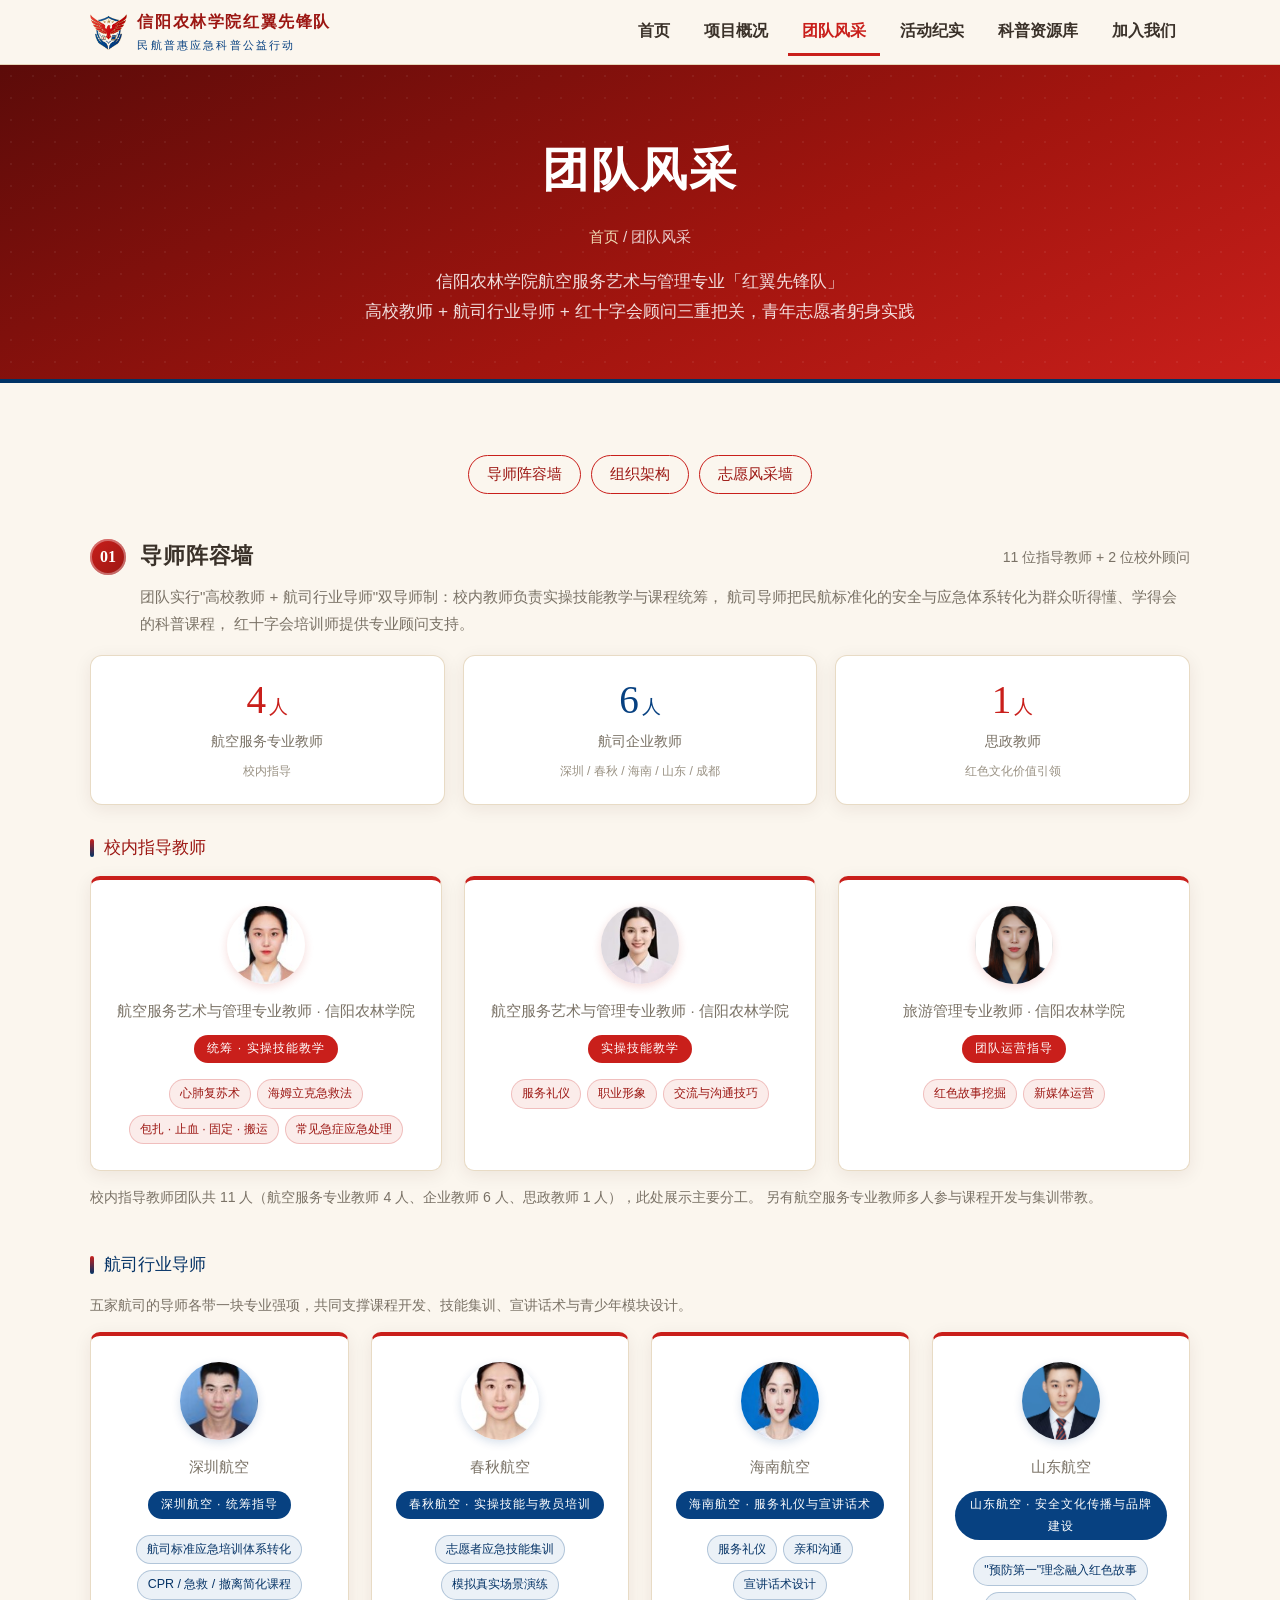
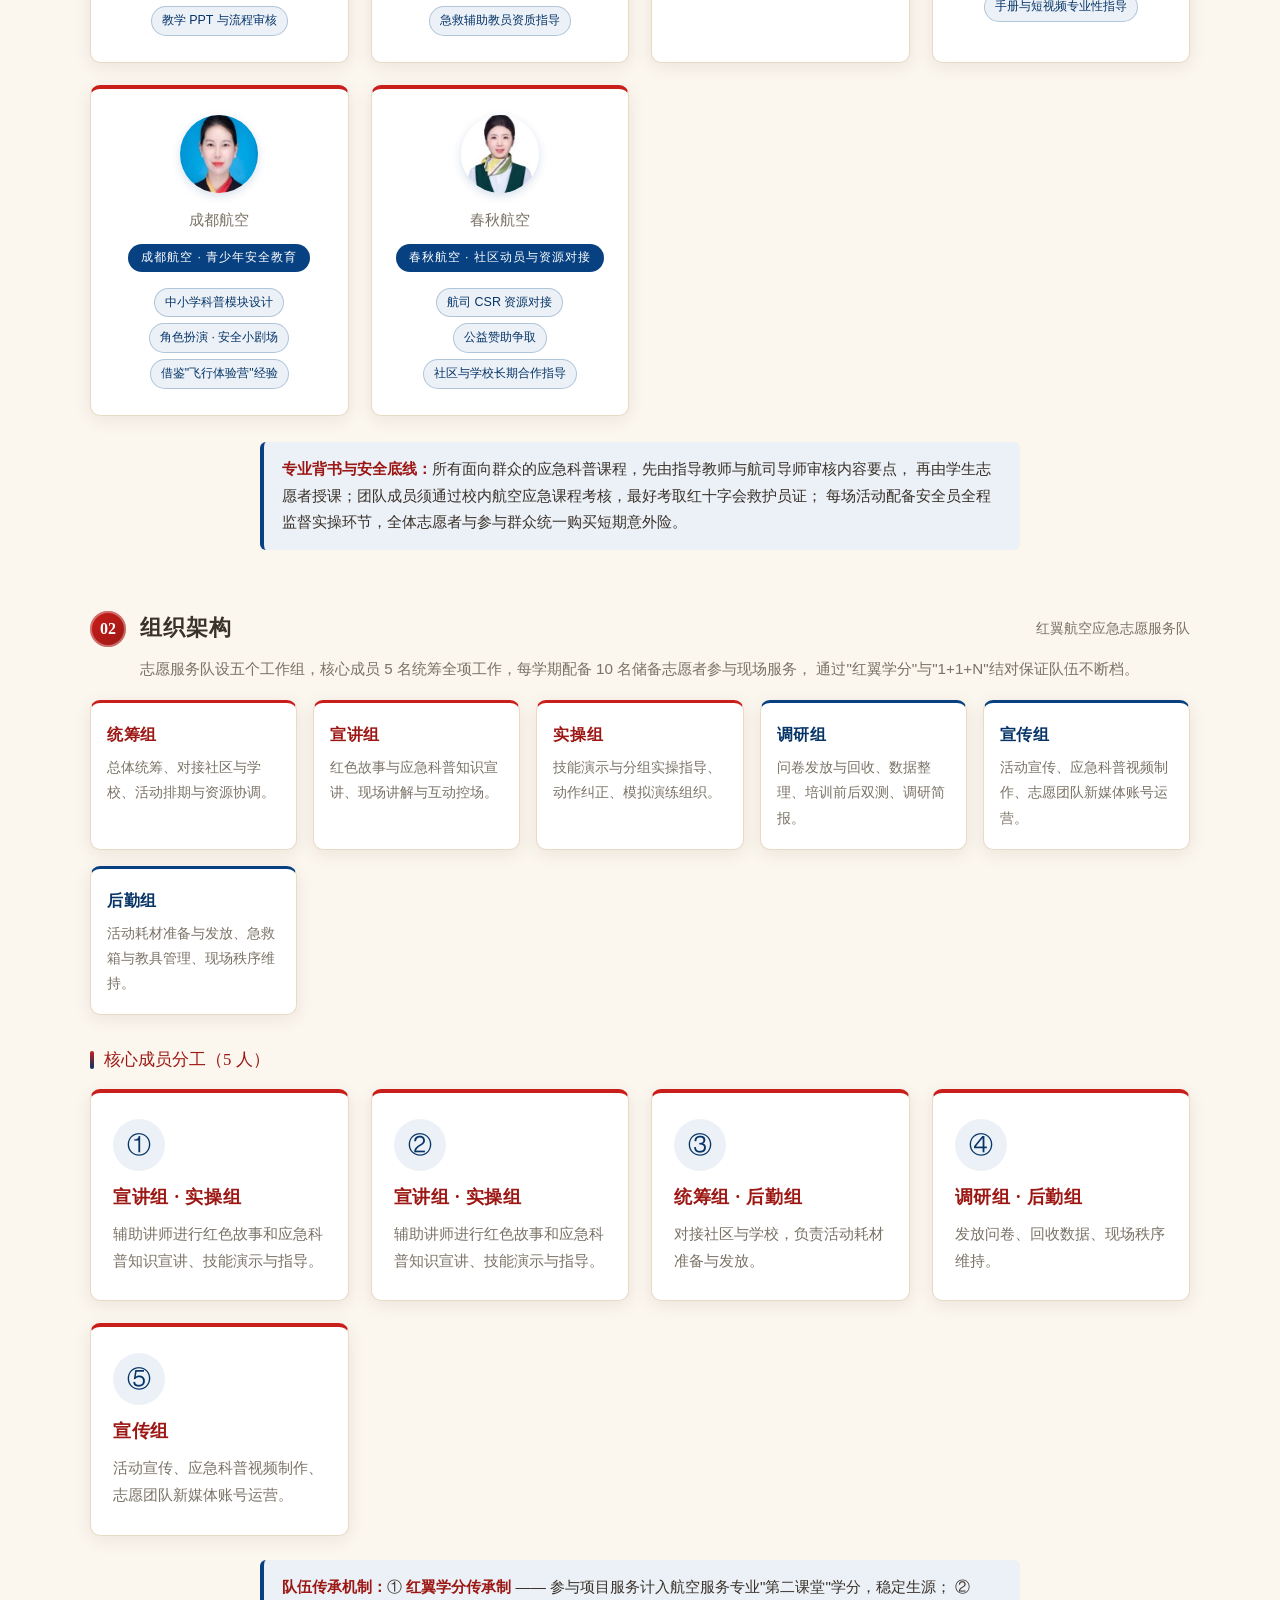
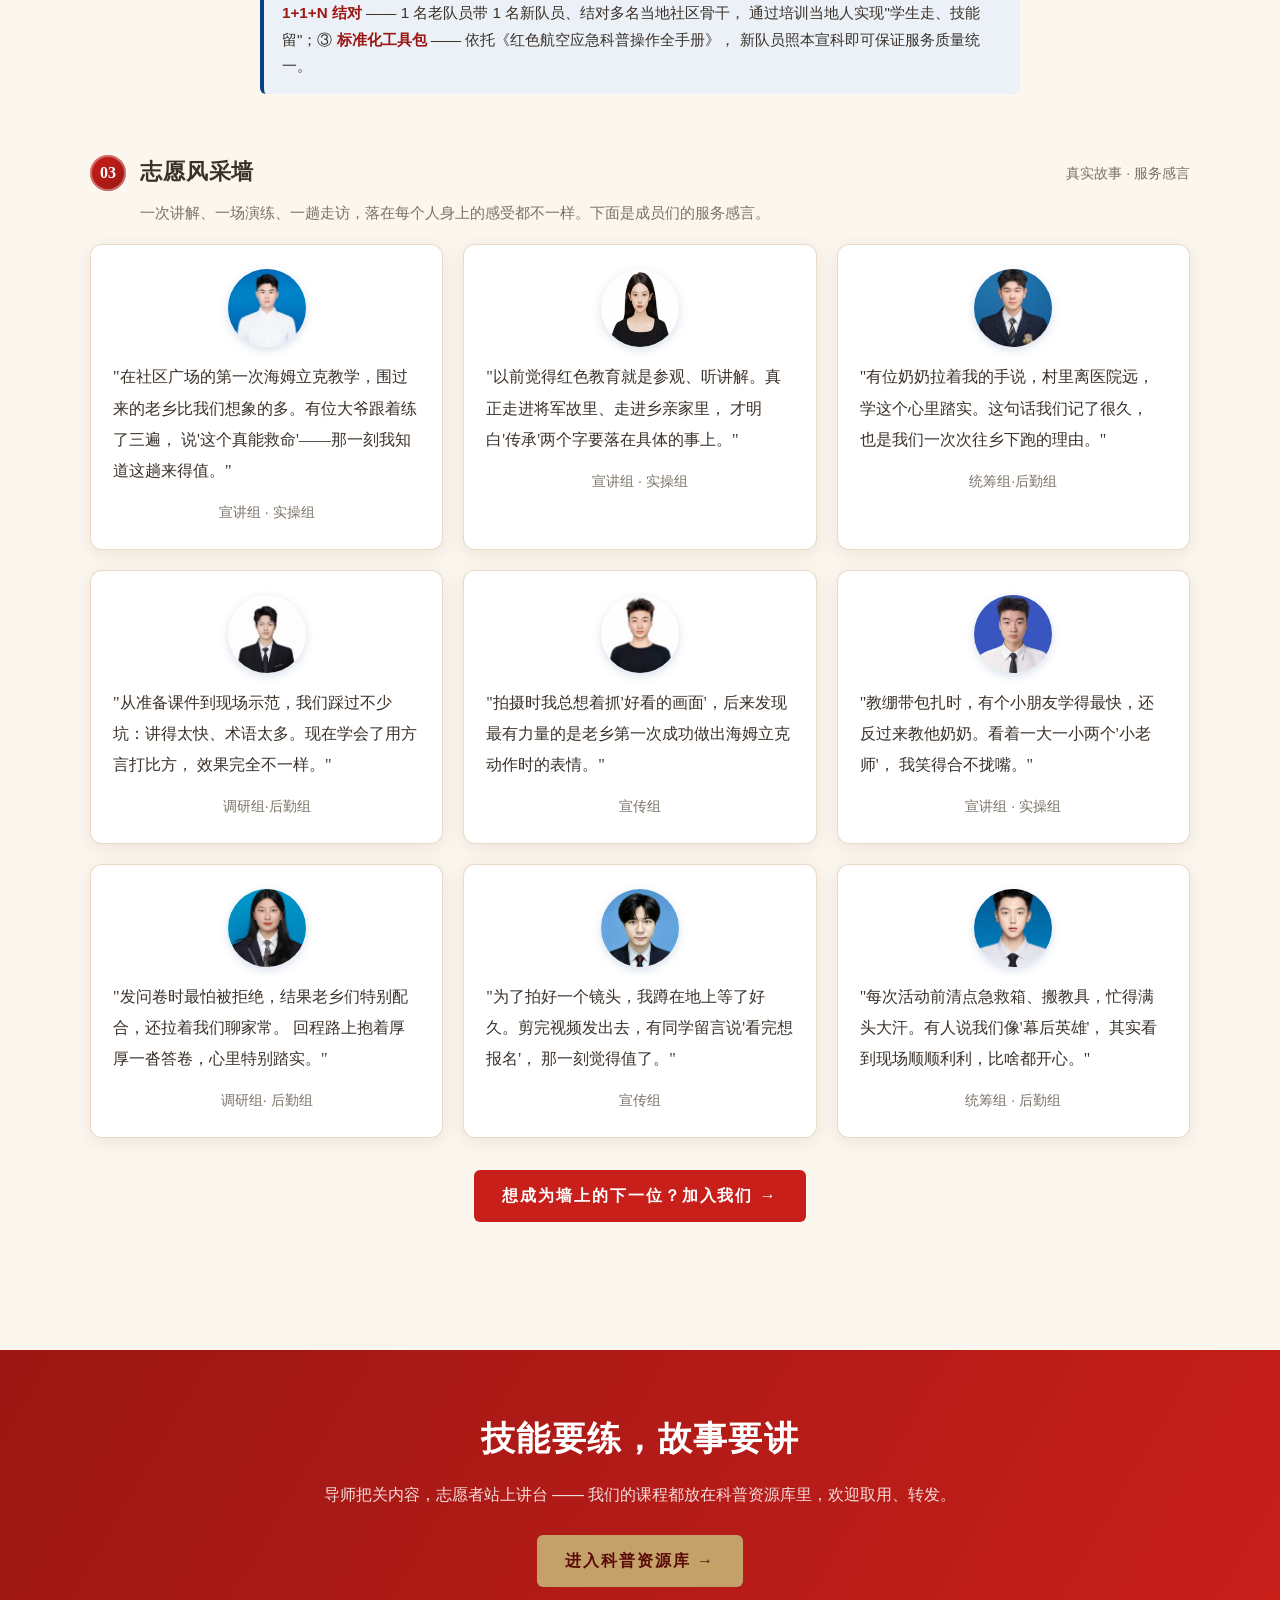
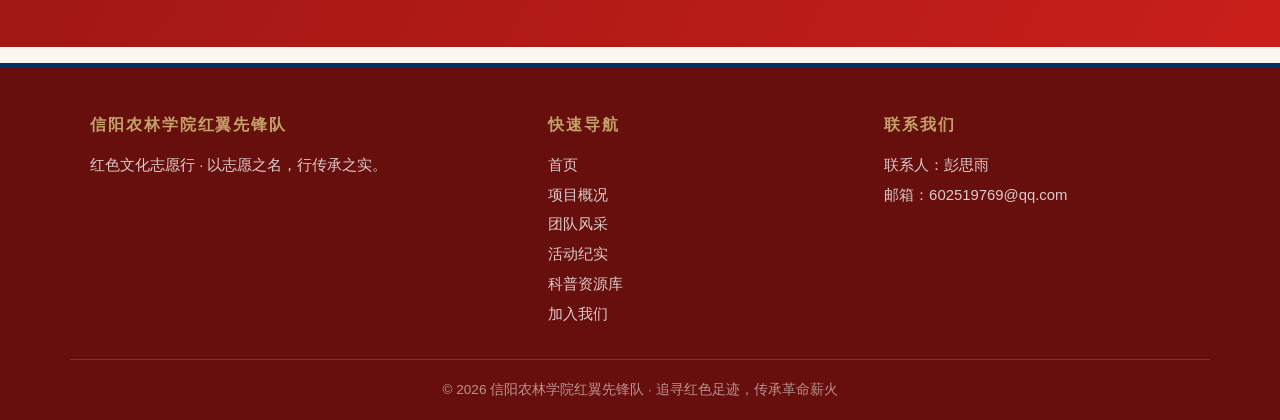
<file: team.html>
<!DOCTYPE html>
<html lang="zh-CN">
<head>
  <meta charset="UTF-8" />
  <meta name="viewport" content="width=device-width, initial-scale=1.0" />
  <meta name="theme-color" content="#C91F1B" />
  <title>团队风采 · 信阳农林学院红翼先锋队</title>
  <meta name="description" content="信阳农林学院红翼先锋队（航空服务艺术与管理专业）导师阵容：校内指导教师 11 人 + 深圳/春秋/海南/山东/成都航空行业导师 6 人 + 校外顾问；含志愿服务队组织架构与成员服务感言。" />
  <link rel="icon" type="image/png" sizes="32x32" href="images/brand/favicon-32.png" />
  <link rel="icon" type="image/png" sizes="16x16" href="images/brand/favicon-16.png" />
  <link rel="apple-touch-icon" sizes="180x180" href="images/brand/apple-touch-icon.png" />
  <link rel="stylesheet" href="css/style.css" />

  <!-- 图片缺失时自动显示提示占位块；头像图缺失则露出底下的文字头像（无需改动） -->
  <script>
    document.documentElement.classList.add('js');
    window.addEventListener('error', function (e) {
      var t = e.target;
      if (!t || t.tagName !== 'IMG' || t.dataset.ph) return;
      t.dataset.ph = '1';
      if (t.classList.contains('avatar-img') || t.classList.contains('slide-img')) { t.style.display = 'none'; return; }
      var d = document.createElement('div');
      d.className = 'ph';
      d.textContent = t.alt || '图片待添加';
      t.replaceWith(d);
    }, true);
  </script>
</head>

<body>

  <!-- ================= 顶部导航 ================= -->
  <header class="site-header">
    <div class="header-inner">
      <a class="brand" href="index.html">
        <img class="brand-mark" src="images/brand/brand-logo.png" alt="红翼先锋队队徽" height="36" />
        <span>
          <span class="brand-name">信阳农林学院红翼先锋队</span>
          <span class="brand-sub">民航普惠应急科普公益行动</span>
        </span>
      </a>

      <button class="menu-btn" id="menu-btn" type="button" aria-label="打开菜单" aria-expanded="false">
        <span></span><span></span><span></span>
      </button>

      <nav class="main-nav" id="site-nav" aria-label="主导航">
        <a href="index.html">首页</a>
        <a href="about.html">项目概况</a>
        <a href="team.html" class="active">团队风采</a>
        <a href="activities.html">活动纪实</a>
        <a href="resources.html">科普资源库</a>
        <a href="join.html">加入我们</a>
      </nav>
    </div>
  </header>

  <!-- ================= 页面标题横幅 ================= -->
  <section class="page-hero">
    <h1>团队风采</h1>
    <p class="crumb"><a href="index.html">首页</a> / 团队风采</p>
    <p style="margin-top:16px; max-width:700px; margin-left:auto; margin-right:auto; color:rgba(255,255,255,.85);">
      信阳农林学院航空服务艺术与管理专业「红翼先锋队」<br />
      高校教师 + 航司行业导师 + 红十字会顾问三重把关，青年志愿者躬身实践
    </p>
  </section>

  <section class="section">
    <div class="container">

      <!-- 快速跳转标签 -->
      <div class="chipbar">
        <a class="chip" href="#mentors">导师阵容墙</a>
        <a class="chip" href="#org">组织架构</a>
        <a class="chip" href="#volunteers">志愿风采墙</a>
      </div>

      <!-- ================================================================
           模块一 · 导师阵容墙
           照片放置：images/team/
             - 校内指导教师：images/team/school-1.jpg ~ school-3.jpg
             - 航司行业导师：images/team/airline-1.jpg ~ airline-6.jpg
             - 校外顾问：images/team/advisor-1.jpg ~ advisor-2.jpg
           没有照片时自动显示文字头像（校 / 深 / 春 / 海 / 山 / 成 / 问），不会出现破图。
           ★ 依据项目申报书：指导教师共 11 人（航空服务专业教师 4 人、企业教师 6 人、思政教师 1 人）；
             申报书表格未列姓名，故姓名处留【待填】占位，各单位"分工"与"具体指导内容"按申报书录入。
           ================================================================ -->
      <div class="album" id="mentors">
        <div class="album-head">
          <span class="album-num">01</span>
          <h2 class="album-title">导师阵容墙</h2>
          <span class="album-meta">11 位指导教师 + 2 位校外顾问</span>
        </div>
        <p class="album-desc">
          团队实行"高校教师 + 航司行业导师"双导师制：校内教师负责实操技能教学与课程统筹，
          航司导师把民航标准化的安全与应急体系转化为群众听得懂、学得会的科普课程，
          红十字会培训师提供专业顾问支持。
        </p>

        <div class="stats" style="margin-bottom:26px;">
          <div class="stat">
            <div class="num">4<small>人</small></div>
            <div class="label">航空服务专业教师</div>
            <div class="src">校内指导</div>
          </div>
          <div class="stat blue">
            <div class="num">6<small>人</small></div>
            <div class="label">航司企业教师</div>
            <div class="src">深圳 / 春秋 / 海南 / 山东 / 成都</div>
          </div>
          <div class="stat">
            <div class="num">1<small>人</small></div>
            <div class="label">思政教师</div>
            <div class="src">红色文化价值引领</div>
          </div>
         <!-- <div class="stat blue">
            <div class="num">2<small>位</small></div>
            <div class="label">校外顾问</div>
            <div class="src">田铺乡社区主任 · 红十字会讲师</div>
          </div>-->
        </div>

        <!-- ---------- 校内指导教师 ---------- -->
        <div class="sub-head">校内指导教师</div>
        <div class="cards">
          <div class="card mentor-card">
            <div class="avatar red">
              <span>校</span>
              <img class="avatar-img" src="images/team/school-1.jpg" alt="" loading="lazy" />
            </div>
            <h3><!--【姓名】--></h3>
            <p class="mentor-role">航空服务艺术与管理专业教师 · 信阳农林学院</p>
            <span class="airline-badge red">统筹 · 实操技能教学</span>
            <div class="tag-list">
              <span class="tag red">心肺复苏术</span>
              <span class="tag red">海姆立克急救法</span>
              <span class="tag red">包扎 · 止血 · 固定 · 搬运</span>
              <span class="tag red">常见急症应急处理</span>
            </div>
          </div>

          <div class="card mentor-card">
            <div class="avatar red">
              <span>校</span>
              <img class="avatar-img" src="images/team/school-2.jpg" alt="" loading="lazy" />
            </div>
            <h3><!--【姓名】--></h3>
            <p class="mentor-role">航空服务艺术与管理专业教师 · 信阳农林学院</p>
            <span class="airline-badge red">实操技能教学</span>
            <div class="tag-list">
              <span class="tag red">服务礼仪</span>
              <span class="tag red">职业形象</span>
              <span class="tag red">交流与沟通技巧</span>
            </div>
          </div>

          <div class="card mentor-card">
            <div class="avatar red">
              <span>校</span>
              <img class="avatar-img" src="images/team/school-3.jpg" alt="" loading="lazy" />
            </div>
            <h3><!--【姓名】--></h3>
            <p class="mentor-role">旅游管理专业教师 · 信阳农林学院</p>
            <span class="airline-badge red">团队运营指导</span>
            <div class="tag-list">
              <span class="tag red">红色故事挖掘</span>
              <span class="tag red">新媒体运营</span>
            </div>
          </div>
        </div>
        <p class="muted-note" style="margin-top:14px;">
          校内指导教师团队共 11 人（航空服务专业教师 4 人、企业教师 6 人、思政教师 1 人），此处展示主要分工。
          另有航空服务专业教师多人参与课程开发与集训带教。
        </p>

        <!-- ---------- 航司行业导师 ---------- -->
        <div class="sub-head blue" style="margin-top:40px;">航司行业导师</div>
        <p class="muted-note" style="margin-bottom:14px;">
          五家航司的导师各带一块专业强项，共同支撑课程开发、技能集训、宣讲话术与青少年模块设计。
        </p>
        <div class="cards">
          <div class="card mentor-card">
            <div class="avatar">
              <span>深</span>
              <img class="avatar-img" src="images/team/airline-1.jpg" alt="" loading="lazy" />
            </div>
            <h3><!--【姓名】--></h3>
            <p class="mentor-role"> 深圳航空</p>
            <span class="airline-badge">深圳航空 · 统筹指导</span>
            <div class="tag-list">
              <span class="tag">航司标准应急培训体系转化</span>
              <span class="tag">CPR / 急救 / 撤离简化课程</span>
              <span class="tag">教学 PPT 与流程审核</span>
            </div>
          </div>

          <div class="card mentor-card">
            <div class="avatar">
              <span>春</span>
              <img class="avatar-img" src="images/team/airline-2.jpg" alt="" loading="lazy" />
            </div>
            <h3><!--【姓名】--></h3>
            <p class="mentor-role">春秋航空</p>
            <span class="airline-badge">春秋航空 · 实操技能与教员培训</span>
            <div class="tag-list">
              <span class="tag">志愿者应急技能集训</span>
              <span class="tag">模拟真实场景演练</span>
              <span class="tag">急救辅助教员资质指导</span>
            </div>
          </div>

          <div class="card mentor-card">
            <div class="avatar">
              <span>海</span>
              <img class="avatar-img" src="images/team/airline-3.jpg" alt="" loading="lazy" />
            </div>
            <h3><!--【姓名】--></h3>
            <p class="mentor-role"> 海南航空</p>
            <span class="airline-badge">海南航空 · 服务礼仪与宣讲话术</span>
            <div class="tag-list">
              <span class="tag">服务礼仪</span>
              <span class="tag">亲和沟通</span>
              <span class="tag">宣讲话术设计</span>
            </div>
          </div>

          <div class="card mentor-card">
            <div class="avatar">
              <span>山</span>
              <img class="avatar-img" src="images/team/airline-4.jpg" alt="" loading="lazy" />
            </div>
            <h3><!--【姓名】--></h3>
            <p class="mentor-role"> 山东航空</p>
            <span class="airline-badge">山东航空 · 安全文化传播与品牌建设</span>
            <div class="tag-list">
              <span class="tag">"预防第一"理念融入红色故事</span>
              <span class="tag">手册与短视频专业性指导</span>
            </div>
          </div>

          <div class="card mentor-card">
            <div class="avatar">
              <span>成</span>
              <img class="avatar-img" src="images/team/airline-5.jpg" alt="" loading="lazy" />
            </div>
            <h3><!--【姓名】--></h3>
            <p class="mentor-role">成都航空</p>
            <span class="airline-badge">成都航空 · 青少年安全教育</span>
            <div class="tag-list">
              <span class="tag">中小学科普模块设计</span>
              <span class="tag">角色扮演 · 安全小剧场</span>
              <span class="tag">借鉴"飞行体验营"经验</span>
            </div>
          </div>

          <div class="card mentor-card">
            <div class="avatar">
              <span>春</span>
              <img class="avatar-img" src="images/team/airline-6.jpg" alt="" loading="lazy" />
            </div>
            <h3><!--【姓名】--></h3>
            <p class="mentor-role"> 春秋航空</p>
            <span class="airline-badge">春秋航空 · 社区动员与资源对接</span>
            <div class="tag-list">
              <span class="tag">航司 CSR 资源对接</span>
              <span class="tag">公益赞助争取</span>
              <span class="tag">社区与学校长期合作指导</span>
            </div>
          </div>
        </div>

        <!-- ---------- 校外顾问 ---------- -->
        <!--<div class="sub-head blue" style="margin-top:40px;">校外顾问</div>
        <div class="cards">
          <div class="card mentor-card">
            <div class="avatar">
              <span>问</span>
              <img class="avatar-img" src="images/team/advisor-1.jpg" alt="" loading="lazy" />
            </div>
            <h3>【姓名】</h3>
            <p class="mentor-role">新县田铺乡社区主任</p>
            <span class="airline-badge">已对接</span>
            <div class="tag-list">
              <span class="tag">场地协调</span>
              <span class="tag">群众组织动员</span>
            </div>
          </div>

          <div class="card mentor-card">
            <div class="avatar">
              <span>问</span>
              <img class="avatar-img" src="images/team/advisor-2.jpg" alt="" loading="lazy" />
            </div>
            <h3>【姓名】</h3>
            <p class="mentor-role">信阳红十字会高级讲师</p>
            <span class="airline-badge">意向顾问</span>
            <div class="tag-list">
              <span class="tag">急救教学专业指导</span>
              <span class="tag">救护员证培训</span>
            </div>
          </div>
        </div>-->

        <div class="notice" style="margin-top:26px;">
          <b>专业背书与安全底线：</b>所有面向群众的应急科普课程，先由指导教师与航司导师审核内容要点，
          再由学生志愿者授课；团队成员须通过校内航空应急课程考核，最好考取红十字会救护员证；
          每场活动配备安全员全程监督实操环节，全体志愿者与参与群众统一购买短期意外险。
        </div>
      </div>

      <!-- ================================================================
           模块二 · 组织架构
           （依据申报书：红翼航空应急志愿服务队，设统筹组、宣讲组、实操组、调研组、宣传组）
           ================================================================ -->
      <div class="album" id="org" style="margin-top:60px;">
        <div class="album-head">
          <span class="album-num">02</span>
          <h2 class="album-title">组织架构</h2>
          <span class="album-meta">红翼航空应急志愿服务队</span>
        </div>
        <p class="album-desc">
          志愿服务队设五个工作组，核心成员 5 名统筹全项工作，每学期配备 10 名储备志愿者参与现场服务，
          通过"红翼学分"与"1+1+N"结对保证队伍不断档。
        </p>

        <div class="org-grid">
          <div class="org-item red">
            <h4>统筹组</h4>
            <p>总体统筹、对接社区与学校、活动排期与资源协调。</p>
          </div>
          <div class="org-item red">
            <h4>宣讲组</h4>
            <p>红色故事与应急科普知识宣讲、现场讲解与互动控场。</p>
          </div>
          <div class="org-item red">
            <h4>实操组</h4>
            <p>技能演示与分组实操指导、动作纠正、模拟演练组织。</p>
          </div>
          <div class="org-item">
            <h4>调研组</h4>
            <p>问卷发放与回收、数据整理、培训前后双测、调研简报。</p>
          </div>
          <div class="org-item">
            <h4>宣传组</h4>
            <p>活动宣传、应急科普视频制作、志愿团队新媒体账号运营。</p>
          </div>
          <div class="org-item">
            <h4>后勤组</h4>
            <p>活动耗材准备与发放、急救箱与教具管理、现场秩序维持。</p>
          </div>
        </div>

        <div class="sub-head" style="margin-top:30px;">核心成员分工（5 人）</div>
        <div class="cards">
          <div class="card">
            <div class="icon">①</div>
            <h3>宣讲组 · 实操组</h3>
            <p>辅助讲师进行红色故事和应急科普知识宣讲、技能演示与指导。</p>
          </div>
          <div class="card">
            <div class="icon">②</div>
            <h3>宣讲组 · 实操组</h3>
            <p>辅助讲师进行红色故事和应急科普知识宣讲、技能演示与指导。</p>
          </div>
          <div class="card">
            <div class="icon">③</div>
            <h3>统筹组 · 后勤组</h3>
            <p>对接社区与学校，负责活动耗材准备与发放。</p>
          </div>
          <div class="card">
            <div class="icon">④</div>
            <h3>调研组 · 后勤组</h3>
            <p>发放问卷、回收数据、现场秩序维持。</p>
          </div>
          <div class="card">
            <div class="icon">⑤</div>
            <h3>宣传组</h3>
            <p>活动宣传、应急科普视频制作、志愿团队新媒体账号运营。</p>
          </div>
        </div>

        <div class="notice" style="margin-top:24px;">
          <b>队伍传承机制：</b>① <b>红翼学分传承制</b> —— 参与项目服务计入航空服务专业"第二课堂"学分，稳定生源；
          ② <b>1+1+N 结对</b> —— 1 名老队员带 1 名新队员、结对多名当地社区骨干，
          通过培训当地人实现"学生走、技能留"；③ <b>标准化工具包</b> —— 依托《红色航空应急科普操作全手册》，
          新队员照本宣科即可保证服务质量统一。
        </div>
      </div>

      <!-- ================================================================
           模块三 · 志愿风采墙
           照片放置：images/team/member-1.jpg ~ member-12.jpg
           感言目前为示例文案，请替换为成员的真实服务感言与故事。
           ================================================================ -->
      <div class="album" id="volunteers" style="margin-top:60px;">
        <div class="album-head">
          <span class="album-num">03</span>
          <h2 class="album-title">志愿风采墙</h2>
          <span class="album-meta">真实故事 · 服务感言</span>
        </div>
        <p class="album-desc">
          一次讲解、一场演练、一趟走访，落在每个人身上的感受都不一样。下面是成员们的服务感言。
          <span style="color:var(--gold-deep);"></span>
        </p>

        <div class="feel-grid">
          <div class="feel-card">
            <div class="avatar">
              <span>志</span>
              <img class="avatar-img" src="images/team/member-1.jpg" alt="" loading="lazy" />
            </div>
            <blockquote>
              "在社区广场的第一次海姆立克教学，围过来的老乡比我们想象的多。有位大爷跟着练了三遍，
              说'这个真能救命'——那一刻我知道这趟来得值。"
            </blockquote>
            <div class="who"><!--【姓名】 · 【年级 专业】 ·--> 宣讲组 · 实操组</div>
          </div>

          <div class="feel-card">
            <div class="avatar">
              <span>志</span>
              <img class="avatar-img" src="images/team/member-2.jpg" alt="" loading="lazy" />
            </div>
            <blockquote>
              "以前觉得红色教育就是参观、听讲解。真正走进将军故里、走进乡亲家里，
              才明白'传承'两个字要落在具体的事上。"
            </blockquote>
            <div class="who"> 宣讲组 · 实操组</div>
          </div>

          <!--<div class="feel-card">
            <div class="avatar">
              <span>志</span>
              <img class="avatar-img" src="images/team/member-3.jpg" alt="" loading="lazy" />
            </div>
            <blockquote>
              "讲 CPR 时最紧张的是被追问'按多深、按多快'。为了答得上，我们把标准翻来覆去背了好多遍
              ——这种压力推着人成长。"
            </blockquote>
            <div class="who">宣讲组 · 实操组</div>
          </div>-->

          <div class="feel-card">
            <div class="avatar">
              <span>志</span>
              <img class="avatar-img" src="images/team/member-3.jpg" alt="" loading="lazy" />
            </div>
            <blockquote>
              "有位奶奶拉着我的手说，村里离医院远，学这个心里踏实。这句话我们记了很久，
              也是我们一次次往乡下跑的理由。"
            </blockquote>
            <div class="who">统筹组·后勤组</div>
          </div>

          <div class="feel-card">
            <div class="avatar">
              <span>志</span>
              <img class="avatar-img" src="images/team/member-4.jpg" alt="" loading="lazy" />
            </div>
            <blockquote>
              "从准备课件到现场示范，我们踩过不少坑：讲得太快、术语太多。现在学会了用方言打比方，
              效果完全不一样。"
            </blockquote>
            <div class="who">调研组·后勤组</div>
          </div>

          <div class="feel-card">
            <div class="avatar">
              <span>志</span>
              <img class="avatar-img" src="images/team/member-5.jpg" alt="" loading="lazy" />
            </div>
            <blockquote>
              "拍摄时我总想着抓'好看的画面'，后来发现最有力量的是老乡第一次成功做出海姆立克
              动作时的表情。"
            </blockquote>
            <div class="who">宣传组</div>
          </div>

         <!-- <div class="feel-card">
            <div class="avatar">
              <span>志</span>
              <img class="avatar-img" src="images/team/member-6.jpg" alt="" loading="lazy" />
            </div>
            <blockquote>
              "第一次独立对接社区，我把活动时间表改了五遍。活动当天看到老乡们早早搬着小板凳来占座，
              觉得之前那些折腾都值了。"
            </blockquote>
            <div class="who">统筹组· 后勤组</div>
          </div>

          <div class="feel-card">
            <div class="avatar">
              <span>志</span>
              <img class="avatar-img" src="images/team/member-7.jpg" alt="" loading="lazy" />
            </div>
            <blockquote>
              "讲红色故事前我很紧张，怕讲得干巴巴。后来试着从爷爷辈的亲身经历讲起，
              台下安静得能听见针掉，讲完掌声响了好久。"
            </blockquote>
            <div class="who">宣讲组 · 实操组</div>
          </div>-->

          <div class="feel-card">
            <div class="avatar">
              <span>志</span>
              <img class="avatar-img" src="images/team/member-8.jpg" alt="" loading="lazy" />
            </div>
            <blockquote>
              "教绷带包扎时，有个小朋友学得最快，还反过来教他奶奶。看着一大一小两个'小老师'，
              我笑得合不拢嘴。"
            </blockquote>
            <div class="who">宣讲组 · 实操组</div>
          </div>

          <div class="feel-card">
            <div class="avatar">
              <span>志</span>
              <img class="avatar-img" src="images/team/member-9.jpg" alt="" loading="lazy" />
            </div>
            <blockquote>
              "发问卷时最怕被拒绝，结果老乡们特别配合，还拉着我们聊家常。
              回程路上抱着厚厚一沓答卷，心里特别踏实。"
            </blockquote>
            <div class="who">调研组· 后勤组</div>
          </div>

          <div class="feel-card">
            <div class="avatar">
              <span>志</span>
              <img class="avatar-img" src="images/team/member-10.jpg" alt="" loading="lazy" />
            </div>
            <blockquote>
              "为了拍好一个镜头，我蹲在地上等了好久。剪完视频发出去，有同学留言说'看完想报名'，
              那一刻觉得值了。"
            </blockquote>
            <div class="who">宣传组</div>
          </div>

          <div class="feel-card">
            <div class="avatar">
              <span>志</span>
              <img class="avatar-img" src="images/team/member-11.jpg" alt="" loading="lazy" />
            </div>
            <blockquote>
              "每次活动前清点急救箱、搬教具，忙得满头大汗。有人说我们像'幕后英雄'，
              其实看到现场顺顺利利，比啥都开心。"
            </blockquote>
            <div class="who">统筹组 · 后勤组</div>
          </div>

         <!-- <div class="feel-card">
            <div class="avatar">
              <span>志</span>
              <img class="avatar-img" src="images/team/member-12.jpg" alt="" loading="lazy" />
            </div>
            <blockquote>
              "从联系教室到协调大巴，琐碎的事一件接一件。但看到队伍每次都能准时出发、平安归来，
              就是我最踏实的成就感。"
            </blockquote>
            <div class="who">统筹组· 后勤组</div>
          </div>-->
        </div>

        <p style="text-align:center; margin-top:32px;">
          <a class="btn btn-red" href="join.html">想成为墙上的下一位？加入我们 →</a>
        </p>
      </div>

    </div>
  </section>

  <!-- ================= CTA 横幅 ================= -->
  <section class="cta">
    <div class="container">
      <h2>技能要练，故事要讲</h2>
      <p>导师把关内容，志愿者站上讲台 —— 我们的课程都放在科普资源库里，欢迎取用、转发。</p>
      <a class="btn btn-solid" href="resources.html">进入科普资源库 →</a>
    </div>
  </section>

  <!-- ================= 页脚 ================= -->
  <footer class="site-footer">
    <div class="footer-inner">
      <div class="footer-brand">
        <h4>信阳农林学院红翼先锋队</h4>
        <p>红色文化志愿行 · 以志愿之名，行传承之实。</p>
      </div>
      <div>
        <h4>快速导航</h4>
        <p><a href="index.html">首页</a></p>
        <p><a href="about.html">项目概况</a></p>
        <p><a href="team.html">团队风采</a></p>
        <p><a href="activities.html">活动纪实</a></p>
        <p><a href="resources.html">科普资源库</a></p>
        <p><a href="join.html">加入我们</a></p>
      </div>
      <div>
        <h4>联系我们</h4>
        <p>联系人：彭思雨</p>
        <p><a href="mailto:602519769@qq.com?subject=%E5%92%A8%E8%AF%A2%E4%BF%A1%E9%98%B3%E5%86%9C%E6%9E%97%E5%AD%A6%E9%99%A2%E7%BA%A2%E7%BF%BC%E5%85%88%E9%94%8B%E9%98%9F">邮箱：602519769@qq.com</a></p>
        <!--<p>微信公众号：【公众号名称】--></p>
      </div>
    </div>
    <div class="copy">© <span id="year"></span> 信阳农林学院红翼先锋队 · 追寻红色足迹，传承革命薪火</div>
  </footer>

  <button class="to-top" id="to-top" type="button" aria-label="返回顶部">↑</button>
  <script src="js/main.js"></script>
</body>
</html>
</file>
<file: css/style.css>
/* ============================================================
   红色文化志愿行 · 展示站样式
   主题色：中国红 + 金色 + 米白，改动配色只需改下面的 :root
   ============================================================ */

:root {
  --red:       #C91F1B;   /* 主红 */
  --red-deep:  #9C1713;   /* 深红（渐变/页脚） */
  --red-dark:  #660F0D;   /* 更深红 */
  --gold:      #C3A168;   /* 金色 */
  --gold-deep: #8F6B24;   /* 深金（文字用，保证对比度） */
  --blue:      #074181;   /* 民航蓝 · 辅色：呼应「蓝技为翼」 */
  --blue-deep: #063467;   /* 深蓝（文字用） */
  --blue-soft: #EBF1F7;   /* 浅蓝底（图标底、提示条） */
  --navy:      #003366;   /* 航空藏蓝 · 航空特色专栏点缀 */
  --navy-deep: #002244;   /* 更深藏蓝（渐变端） */
  --cream:     #FBF6EE;   /* 米白背景 */
  --paper:     #FFFFFF;
  --ink:       #3A3129;   /* 正文深棕 */
  --muted:     #7A7266;   /* 次要文字 */
  --line:      rgba(195, 161, 104, .38);
  --shadow:    0 4px 18px rgba(60, 20, 15, .08);
  --serif: Georgia, "Times New Roman", "Noto Serif SC", "Source Han Serif SC",
           "Songti SC", SimSun, serif;
  --sans: -apple-system, BlinkMacSystemFont, "Segoe UI", "PingFang SC",
          "Hiragino Sans GB", "Microsoft YaHei", sans-serif;
}

* { margin: 0; padding: 0; box-sizing: border-box; }

html { scroll-behavior: smooth; }

body {
  font-family: var(--sans);
  color: var(--ink);
  background: var(--cream);
  line-height: 1.75;
  font-size: 16px;
}

body.lock { overflow: hidden; }

img { max-width: 100%; display: block; }

h1, h2, h3, h4 { font-family: var(--serif); letter-spacing: .04em; }

[id] { scroll-margin-top: 84px; }   /* 锚点跳转时避开吸顶导航 */

.container { max-width: 1140px; margin: 0 auto; padding: 0 20px; }

/* ============ 顶部导航 ============ */
.site-header {
  position: sticky; top: 0; z-index: 60;
  /* 用高不透明度米白代替毛玻璃：视觉几乎一致，但省掉每帧对背后内容重新模糊的开销，
     滚动与轮播切换时更顺。若要恢复毛玻璃，改回 background: rgba(251,246,238,.94); 再加 backdrop-filter: blur(8px); */
  background: rgba(251, 246, 238, .97);
  border-bottom: 1px solid var(--line);
}
.header-inner {
  max-width: 1140px; margin: 0 auto; padding: 0 20px;
  height: 64px; display: flex; align-items: center; justify-content: space-between;
}
.brand { display: flex; align-items: center; gap: 10px; text-decoration: none; }
/* 品牌标识：正式队徽 images/brand/brand-logo.png（等高缩放，不裁切） */
.brand-mark {
  height: 36px; width: auto; max-width: 48px; flex: none; display: block;
  object-fit: contain;
}
.brand-name { font-family: var(--serif); font-weight: 700; color: var(--red-deep); letter-spacing: .1em; }
.brand-sub { display: block; font-size: .68rem; color: var(--blue); letter-spacing: .2em; font-family: var(--sans); }

.main-nav { display: flex; align-items: center; gap: 6px; }
.main-nav a {
  text-decoration: none; color: var(--ink); font-weight: 600;
  padding: 8px 14px; border-bottom: 3px solid transparent; transition: color .2s;
}
.main-nav a:hover { color: var(--red); }
.main-nav a.active { color: var(--red); border-bottom-color: var(--red); }

.menu-btn {
  display: none; width: 40px; height: 40px; border: 1px solid var(--line);
  background: var(--paper); border-radius: 8px; cursor: pointer;
  flex-direction: column; align-items: center; justify-content: center; gap: 5px;
}
.menu-btn span { width: 20px; height: 2px; background: var(--red-deep); border-radius: 2px; transition: .25s; }
.menu-btn.on span:nth-child(1) { transform: translateY(7px) rotate(45deg); }
.menu-btn.on span:nth-child(2) { opacity: 0; }
.menu-btn.on span:nth-child(3) { transform: translateY(-7px) rotate(-45deg); }

/* ============ 首页首屏 Hero ============ */
.hero {
  position: relative; color: #FFF; text-align: center;
  padding: 110px 20px 96px; overflow: hidden;
  background:
    radial-gradient(rgba(255, 255, 255, .06) 1px, transparent 1.4px) 0 0 / 22px 22px,
    linear-gradient(155deg, #5C0B09 0%, #A3150F 55%, #C91F1B 100%);
}
.hero h1 { font-size: clamp(2.3rem, 5.3vw, 3.6rem); line-height: 1.35; font-weight: 800; }
.hero .slogan {
  margin-top: 16px; font-family: var(--serif);
  font-size: clamp(1.05rem, 2.4vw, 1.5rem); color: #F0DCB4; letter-spacing: .18em;
}
.hero .lead { max-width: 760px; margin: 24px auto 0; font-size: 1.1rem; color: rgba(255, 255, 255, .88); }
.hero-actions { margin-top: 36px; display: flex; gap: 16px; justify-content: center; flex-wrap: wrap; }

.btn {
  display: inline-block; padding: 12px 28px; border-radius: 6px;
  text-decoration: none; font-weight: 700; letter-spacing: .12em; transition: .25s;
}
.btn-solid { background: var(--gold); color: #5A0B08; }
.btn-solid:hover { background: #D6B073; transform: translateY(-2px); }
.btn-outline { border: 1.5px solid rgba(255, 255, 255, .75); color: #FFF; }
.btn-outline:hover { background: rgba(255, 255, 255, .14); }
.btn-red { background: var(--red); color: #FFF; }
.btn-red:hover { background: var(--red-deep); transform: translateY(-2px); }

/* ============ 通用区块 ============ */
.section { padding: 72px 0; }
.section.alt { background: var(--paper); border-top: 1px solid var(--line); border-bottom: 1px solid var(--line); }

.section-head { text-align: center; margin-bottom: 46px; }
.kicker {
  display: block; color: var(--gold-deep); letter-spacing: .34em;
  font-size: .82rem; font-weight: 700;
}
.section-title { font-size: clamp(1.6rem, 3vw, 2.2rem); color: var(--red-deep); margin-top: 8px; }
/* 红→蓝渐变：红色基因为根，民航技能为翼 */
.title-line { width: 64px; height: 3px; margin: 14px auto 0; border-radius: 2px;
  background: linear-gradient(90deg, var(--red), var(--navy)); }
.section-sub { color: var(--muted); max-width: 720px; margin: 16px auto 0; text-align: center; }

/* 两栏（关于我们） */
.split { display: grid; grid-template-columns: 1.1fr .9fr; gap: 46px; align-items: center; }
.split h3 { color: var(--red); margin: 6px 0 14px; font-size: 1.2rem; }
.split p + p { margin-top: 12px; }
.feature-list { list-style: none; margin-top: 18px; }
.feature-list li { padding: 7px 0; }
.feature-list li::before { content: "★"; color: var(--gold-deep); margin-right: 10px; }

.quote-card {
  background: linear-gradient(150deg, #FFF 0%, #F6EFE0 100%);
  border: 1px solid var(--line); border-radius: 14px;
  padding: 34px 30px; box-shadow: var(--shadow); text-align: center;
}
.quote-card .big-star { color: var(--gold); font-size: 1.6rem; }
.quote-card blockquote {
  font-family: var(--serif); font-size: 1.15rem; color: var(--red-deep);
  margin: 14px 0 10px; line-height: 2;
}
.quote-card .who { color: var(--muted); font-size: .9rem; }

/* 卡片（特色亮点 / 联系方式） */
.cards { display: grid; grid-template-columns: repeat(auto-fit, minmax(250px, 1fr)); gap: 22px; }
.card {
  background: var(--paper); border: 1px solid var(--line); border-top: 4px solid var(--red);
  border-radius: 10px; padding: 26px 22px; box-shadow: var(--shadow);
  transition: transform .25s;
}
.card:hover { transform: translateY(-4px); }
/* 图标底用民航蓝浅色，让「蓝技」在视觉上落地 */
.card .icon {
  font-size: 1.5rem; width: 52px; height: 52px; border-radius: 50%;
  background: var(--blue-soft); color: var(--blue-deep);
  display: flex; align-items: center; justify-content: center;
}
.card h3 { color: var(--red-deep); margin: 10px 0 8px; font-size: 1.15rem; }
.card p { color: var(--muted); font-size: .95rem; }

/* ============ 相册网格 ============ */
.gallery-grid { display: grid; grid-template-columns: repeat(auto-fill, minmax(235px, 1fr)); gap: 14px; }
.gallery-grid figure {
  margin: 0; background: var(--paper); border-radius: 10px; overflow: hidden;
  box-shadow: var(--shadow); cursor: zoom-in; border: 1px solid var(--line);
}
.gallery-grid figure img { width: 100%; height: 200px; object-fit: cover; transition: transform .45s; }
.gallery-grid figure:hover img { transform: scale(1.06); }
.gallery-grid figcaption { padding: 9px 12px; font-size: .86rem; color: var(--ink); }

/* 图片缺失时的占位块（由页面内小脚本自动生成） */
.ph {
  width: 100%; height: 200px; display: flex; align-items: center; justify-content: center;
  text-align: center; padding: 0 16px; background: #EFE9DC; color: #95896F;
  font-size: .86rem; line-height: 1.6;
}

/* ============ 活动相册分组 ============ */
.album { margin-bottom: 56px; }
.album-head { display: flex; align-items: center; gap: 14px; margin-bottom: 8px; }
.album-num {
  width: 36px; height: 36px; flex: none; border-radius: 50%;
  background: linear-gradient(135deg, var(--red), var(--red-deep));
  color: #FFF; font-family: var(--serif); font-weight: 700;
  display: inline-flex; align-items: center; justify-content: center;
  box-shadow: inset 0 0 0 2px rgba(255, 255, 255, .35);
}
.album-title { font-size: 1.35rem; color: var(--ink); }
.album-meta { color: var(--muted); font-size: .88rem; margin-left: auto; white-space: nowrap; }
.album-desc { color: var(--muted); font-size: .95rem; margin: 0 0 18px 50px; }
.album-desc .edit-note { color: var(--gold-deep); }

/* 航空特色专栏：藏蓝点缀（仅作用于科普资源库的「航空特色专栏」，呼应 20% 航空特色内容） */
#aviation .album-num { background: linear-gradient(135deg, var(--navy), var(--navy-deep)); }
#aviation .album-title { color: var(--navy); }
#aviation .sub-head.blue { color: var(--navy); }
#aviation .step { border-left-color: var(--navy); }
#aviation .step-num { background: var(--navy); }

/* 锚点小标签（页面顶部快速跳转） */
.chipbar { display: flex; flex-wrap: wrap; gap: 10px; justify-content: center; margin-bottom: 44px; }
.chip {
  text-decoration: none; color: var(--red-deep); border: 1px solid var(--red);
  border-radius: 999px; padding: 6px 18px; font-size: .92rem; transition: .2s;
}
.chip:hover { background: var(--red); color: #FFF; }

/* ============ 视频区 ============ */
.video-grid { display: grid; grid-template-columns: repeat(auto-fit, minmax(320px, 1fr)); gap: 26px; }
.video-box { background: var(--paper); border: 1px solid var(--line); border-radius: 12px; overflow: hidden; box-shadow: var(--shadow); }
.video-box video { width: 100%; aspect-ratio: 16 / 9; background: #000; display: block; }
.video-cap { padding: 14px 18px; }
.video-cap h3 { color: var(--red-deep); font-size: 1.05rem; }
.video-cap p { color: var(--muted); font-size: .92rem; margin-top: 6px; }
.video-tip {
  background: #F7EFE0; color: var(--gold-deep); font-size: .88rem;
  padding: 10px 16px; border-top: 1px dashed var(--line);
}

/* ============ CTA 横幅 ============ */
.cta {
  background: linear-gradient(120deg, var(--red-deep), var(--red));
  color: #FFF; text-align: center; padding: 60px 20px;
}
.cta h2 { font-size: clamp(1.5rem, 3vw, 2.1rem); }
.cta p { color: rgba(255, 255, 255, .85); margin: 12px auto 26px; max-width: 640px; }

/* ============ 内页小标题横幅（活动纪实/加入我们共用） ============ */
.page-hero {
  color: #FFF; text-align: center; padding: 64px 20px 52px;
  border-bottom: 4px solid var(--navy);
  background: radial-gradient(rgba(255, 255, 255, .06) 1px, transparent 1.4px) 0 0 / 22px 22px,
    linear-gradient(155deg, #5C0B09 0%, #A3150F 60%, #C91F1B 100%);
}
.page-hero h1 { font-size: clamp(2rem, 4.3vw, 2.95rem); font-weight: 800; }
.page-hero p:not(.crumb) { font-size: 1.08rem; }
.crumb { margin-top: 12px; font-size: .95rem; color: rgba(255, 255, 255, .8); }
.crumb a { color: #F0DCB4; text-decoration: none; }

/* ============ 联系我们 / 招募信息 ============ */
.contact-card { text-align: center; }
.contact-card .icon { font-size: 1.7rem; }
.contact-card h3 { font-size: 1.08rem; }
.contact-card p { font-size: .95rem; }
.contact-card a { color: var(--red); text-decoration: none; word-break: break-all; }
.contact-card a:hover { text-decoration: underline; }

.notice {
  background: var(--blue-soft); border-left: 4px solid var(--blue);
  border-radius: 6px; padding: 14px 18px; margin: 26px auto 0; max-width: 760px;
  color: var(--ink); font-size: .95rem;
}
.notice b { color: var(--red-deep); }

/* ============ 页脚 ============ */
.site-footer { background: var(--red-dark); color: rgba(255, 255, 255, .78); padding: 44px 0 0; margin-top: 16px; border-top: 4px solid var(--navy); }
.footer-inner { max-width: 1140px; margin: 0 auto; padding: 0 20px;
  display: grid; grid-template-columns: 1.4fr 1fr 1fr; gap: 30px; }
.footer-inner h4 { color: var(--gold); font-size: 1rem; margin-bottom: 12px; letter-spacing: .12em; }
.footer-inner p, .footer-inner a { color: rgba(255, 255, 255, .78); font-size: .93rem; text-decoration: none; line-height: 2; }
.footer-inner a:hover { color: #FFF; text-decoration: underline; }
.footer-brand .brand-name { color: #FFF; }
.copy {
  max-width: 1140px; margin: 0 auto; padding: 18px 20px;
  border-top: 1px solid rgba(255, 255, 255, .14); text-align: center;
  font-size: .85rem; color: rgba(255, 255, 255, .55); margin-top: 30px;
}

/* ============ 大图查看 Lightbox ============ */
.lightbox {
  position: fixed; inset: 0; z-index: 100; display: none;
  background: rgba(18, 6, 8, .94);
  align-items: center; justify-content: center; flex-direction: column; padding: 30px;
}
.lightbox.open { display: flex; }
.lb-stage { max-width: min(92vw, 1100px); }
.lb-stage img, .lb-stage video { max-width: 100%; max-height: 76vh; border-radius: 6px; box-shadow: 0 10px 40px rgba(0, 0, 0, .5); }
.lb-cap { color: #E9E2D2; text-align: center; margin-top: 14px; font-size: .95rem; }
.lb-nav, .lb-close {
  position: fixed; background: rgba(255, 255, 255, .12); color: #FFF;
  border: 1px solid rgba(255, 255, 255, .35); border-radius: 50%;
  width: 46px; height: 46px; font-size: 1.6rem; line-height: 1;
  cursor: pointer; transition: .2s;
}
.lb-nav:hover, .lb-close:hover { background: var(--red); border-color: var(--red); }
.lb-close { top: 22px; right: 22px; }
.lb-prev { left: 22px; top: 50%; transform: translateY(-50%); }
.lb-next { right: 22px; top: 50%; transform: translateY(-50%); }

/* ============ 返回顶部 ============ */
.to-top {
  position: fixed; right: 22px; bottom: 26px; z-index: 70;
  width: 44px; height: 44px; border-radius: 50%; border: none; cursor: pointer;
  background: var(--red); color: #FFF; font-size: 1.1rem; display: none;
  box-shadow: 0 6px 18px rgba(156, 23, 19, .4);
}
.to-top.show { display: block; }
.to-top:hover { background: var(--red-deep); }

/* ============ 左侧模块导航（桌面宽屏悬浮 · 灵动红星点） ============
   只在宽屏显示：1140px 内容区两侧留白足够放得下标签时才出现。
   位置贴着内容区左边缘（距内容 96px 之外），随视口变宽而外扩，避免挤压正文。 */
.rail {
  position: fixed;
  left: max(24px, calc(50vw - 570px - 120px));   /* 570px = 内容区 1140px 的一半 */
  top: 50%;
  transform: translateY(-50%);
  z-index: 55;
  display: none;
  flex-direction: column;
  gap: 26px;
  --rail-y: 0px;    /* 红星标记沿轨道下移的距离（JS 写入） */
  --rail-on: 0;     /* 标记显隐（进入首个模块后置 1） */
}
.rail.on { --rail-on: 1; }

/* 竖向轨道：贯穿所有圆点的那条细线 */
.rail-track {
  position: absolute;
  left: 7px;                       /* 与圆点中心（16px 圆点中心在 8px）对齐：线宽 2px → 左 7px */
  top: 8px; bottom: 8px;
  width: 2px;
  background: linear-gradient(var(--gold), rgba(195, 161, 104, .12));
  border-radius: 2px;
}

/* 会滑动的红星标记（五角星 · 金边红底，呼应队徽盾牌上方的金色五角星） */
.rail-marker {
  position: absolute;
  left: 8px; top: 8px;             /* 与首个圆点中心对齐，垂直位置由 --rail-y 平移 */
  transform: translate(-50%, -50%) translateY(var(--rail-y));
  transition: transform .6s cubic-bezier(.34, 1.56, .64, 1), opacity .35s ease;
  opacity: var(--rail-on);
  will-change: transform;
}
.rail-marker svg {
  display: block;
  width: 28px; height: 28px;
  overflow: visible;               /* 让光晕不被 SVG 边界裁掉 */
  filter: drop-shadow(0 2px 6px rgba(156, 23, 19, .55));
  animation: rail-breathe 2.6s ease-in-out infinite;   /* 呼吸光晕，呼应首页轮播 */
}
.rail-star {
  fill: var(--red);
  stroke: var(--gold);
  stroke-width: 1.2;
  stroke-linejoin: round;
}

/* 每个模块：圆点 + 常显名称 */
.rail-item {
  position: relative;
  display: flex; align-items: center; gap: 12px;
  text-decoration: none;
  color: var(--muted);
  font-size: .95rem;
  letter-spacing: .05em;
  white-space: nowrap;
  transition: color .25s;
}
.rail-dot {
  width: 16px; height: 16px; flex: none;
  border-radius: 50%;
  border: 2px solid var(--gold);
  background: var(--cream);
  transition: border-color .25s, background .25s;
}
.rail-item:hover { color: var(--ink); }
.rail-item:hover .rail-dot { border-color: var(--red); }
.rail-item.on { color: var(--red-deep); font-weight: 700; }
.rail-item.on .rail-dot { border-color: var(--red); background: var(--red); }

@keyframes rail-breathe {
  0%, 100% { transform: scale(1);    filter: drop-shadow(0 0 4px rgba(201, 31, 27, .55)); }
  50%      { transform: scale(1.14); filter: drop-shadow(0 0 12px rgba(201, 31, 27, .8)); }
}

/* 只在足够宽的屏幕上显示（标签常显需留白） */
@media (min-width: 1400px) {
  .rail { display: flex; }
}
@media (prefers-reduced-motion: reduce) {
  .rail-marker { transition: none; }
  .rail-marker svg { animation: none; }
}

/* ============ 响应式 ============ */
@media (max-width: 900px) {
  .split { grid-template-columns: 1fr; gap: 30px; }
  .footer-inner { grid-template-columns: 1fr; gap: 22px; }
  .album-meta { display: none; }
  .album-desc { margin-left: 0; }
}
@media (max-width: 820px) {
  .menu-btn { display: flex; }
  .main-nav {
    position: absolute; top: 100%; left: 0; right: 0;
    background: var(--cream); border-bottom: 1px solid var(--line);
    box-shadow: 0 14px 26px rgba(60, 20, 15, .1);
    display: none; flex-direction: column; align-items: stretch; padding: 8px 0 12px;
  }
  .main-nav.open { display: flex; }
  .main-nav a { padding: 12px 22px; border-bottom: none; border-left: 3px solid transparent; }
  .main-nav a:hover, .main-nav a.active { border-bottom: none; border-left-color: var(--red); }
  .hero { padding: 84px 20px 72px; }
}
@media (max-width: 520px) {
  .gallery-grid { grid-template-columns: repeat(auto-fill, minmax(150px, 1fr)); gap: 10px; }
  .gallery-grid figure img, .gallery-grid .ph { height: 140px; }
  .lb-prev { left: 8px; } .lb-next { right: 8px; }
}

/* ============================================================
   以下为「首页首屏照片轮播」与「滚动浮现动画」样式
   ============================================================ */

/* ---------- 首页首屏轮播 ---------- */
.hero {
  display: flex; align-items: center; justify-content: center;
  min-height: min(86vh, 700px);
  padding: 120px 20px 104px;
  text-align: center;
}
.hero .slides, .hero .slide { position: absolute; inset: 0; }
/* 交叉淡入只做 opacity；"呼吸感"缩放交给内层 .slide-img（见下方），
   这样每帧只合成图片自身图层，不会重绘整块首屏。 */
.hero .slide { opacity: 0; transition: opacity .9s ease; }
.hero .slide.is-active { opacity: 1; }

/* 内层图片：负责铺满与缓慢缩放 */
.hero .slide-img {
  display: block; width: 100%; height: 100%; object-fit: cover;
  transform: scale(1); transform-origin: center center;
  backface-visibility: hidden;
}
/* ★ 只给"当前活动"的那一张开 will-change 与动画：
   6 张巨图若同时开 will-change，会各自占用显存并逐帧栅格化，就是之前卡顿的根因。 */
.hero .slide.is-active .slide-img {
  will-change: transform;
  animation: hero-ken-in 7s ease-out forwards;
}
.hero .slide.is-active.zoom-out .slide-img { animation-name: hero-ken-out; }
/* 缩放幅度 1.04：位移更小，栅格化开销更低，观感依然有"呼吸" */
@keyframes hero-ken-in  { from { transform: scale(1);    } to { transform: scale(1.04); } }
@keyframes hero-ken-out { from { transform: scale(1.04); } to { transform: scale(1);    } }

/* 手机 / 窄屏：关掉"呼吸感"缩放，只保留交叉淡入（小屏性能余量更小） */
@media (max-width: 820px) {
  .hero .slide.is-active .slide-img,
  .hero .slide.is-active.zoom-out .slide-img {
    animation: none;
    transform: none;
    will-change: auto;
  }
}
/* 深红色半透明遮罩：保证照片上文字清晰，并保持红金主题 */
.hero-scrim {
  position: absolute; inset: 0; z-index: 1;
  background: linear-gradient(180deg,
    rgba(30, 5, 4, .62) 0%,
    rgba(30, 5, 4, .40) 45%,
    rgba(156, 23, 19, .80) 100%);
}
.hero > .container { position: relative; z-index: 2; }

.hero-btn {
  position: absolute; top: 50%; transform: translateY(-50%); z-index: 3;
  width: 46px; height: 46px; border-radius: 50%; cursor: pointer;
  /* 不用 backdrop-filter：箭头压在轮播图上，切换时会让浏览器每帧重算模糊 */
  background: rgba(45, 8, 6, .34); color: #FFF;
  border: 1px solid rgba(255, 255, 255, .5);
  font-size: 1.6rem; line-height: 1; transition: background .2s, color .2s;
}
.hero-btn:hover { background: var(--gold); color: #5A0B08; }
.hero-btn.prev { left: 18px; }
.hero-btn.next { right: 18px; }

.hero-dots {
  position: absolute; left: 0; right: 0; bottom: 22px; z-index: 3;
  display: flex; gap: 10px; justify-content: center;
}
.hero-dots button {
  width: 10px; height: 10px; padding: 0; border: none; border-radius: 999px;
  background: rgba(255, 255, 255, .45); cursor: pointer; transition: .3s;
}
.hero-dots button.on { background: var(--gold); width: 26px; }

/* ---------- 滚动浮现动画 ----------
   规则：js/main.js 会给要浮现的元素加上 .reveal；
   html 根节点有 .js 时才隐藏，JS 失效时内容照常显示，不会白屏。 */
.reveal { transition: opacity .9s ease, transform .9s ease; }
html.js .reveal { opacity: 0; transform: translateY(38px); }
html.js .reveal.in { opacity: 1; transform: translateY(0); }

/* 网格内的错峰延迟：照片/卡片一张接一张浮现 */
html.js .gallery-grid figure:nth-child(2) { transition-delay: .07s; }
html.js .gallery-grid figure:nth-child(3) { transition-delay: .14s; }
html.js .gallery-grid figure:nth-child(4) { transition-delay: .21s; }
html.js .gallery-grid figure:nth-child(5) { transition-delay: .28s; }
html.js .gallery-grid figure:nth-child(6) { transition-delay: .35s; }
html.js .gallery-grid figure:nth-child(7) { transition-delay: .42s; }
html.js .gallery-grid figure:nth-child(8) { transition-delay: .49s; }
html.js .split > div:nth-child(2) { transition-delay: .15s; }
html.js .cards .card:nth-child(2) { transition-delay: .12s; }
html.js .cards .card:nth-child(3) { transition-delay: .24s; }
html.js .video-box:nth-child(2) { transition-delay: .15s; }

@media (max-width: 820px) {
  .hero { padding: 96px 20px 90px; min-height: auto; }
  .hero-btn { display: none; }          /* 手机用左右滑动切换 */
  .hero-dots { bottom: 14px; }
}

/* 系统开启"减弱动态效果"时关闭动画，尊重用户设置 */
@media (prefers-reduced-motion: reduce) {
  html.js .reveal { opacity: 1; transform: none; transition: none; }
  .slide, .slide.is-active { animation: none; transition: none; }
  .hero .slide-img, .hero .slide.is-active .slide-img { animation: none; transform: none; }
}

/* ============================================================
   以下为「团队风采」与「科普资源库」两个模块的样式
   ============================================================ */

/* ---------- 头像组件：有照片显示照片，没照片显示文字头像 ---------- */
.avatar {
  position: relative; width: 78px; height: 78px; margin: 0 auto 14px;
  border-radius: 50%; overflow: hidden;
  background: linear-gradient(135deg, var(--blue-soft), #DFE9F4);
  color: var(--blue-deep);
  display: flex; align-items: center; justify-content: center;
  font-family: var(--serif); font-size: 1.7rem; font-weight: 700;
  box-shadow: inset 0 0 0 2px rgba(255, 255, 255, .75), 0 3px 10px rgba(7, 65, 129, .16);
}
.avatar.red { background: linear-gradient(135deg, #FBECEA, #F3D9D8); color: var(--red-deep);
  box-shadow: inset 0 0 0 2px rgba(255, 255, 255, .75), 0 3px 10px rgba(201, 31, 27, .16); }
.avatar img { position: absolute; inset: 0; width: 100%; height: 100%; object-fit: cover; }

/* ---------- 导师阵容墙 ---------- */
.mentor-card { text-align: center; }
.mentor-card h3 { margin: 2px 0 2px; font-size: 1.1rem; }
.mentor-role { color: var(--muted); font-size: .88rem; }
.airline-badge {
  display: inline-block; margin: 10px 0 6px; padding: 3px 13px; border-radius: 999px;
  background: var(--blue); color: #FFF; font-size: .78rem; letter-spacing: .08em;
}
.airline-badge.red { background: var(--red); }
.tag-list { display: flex; flex-wrap: wrap; gap: 6px; justify-content: center; margin-top: 10px; }
.tag {
  font-size: .78rem; color: var(--blue-deep); background: var(--blue-soft);
  border: 1px solid rgba(7, 65, 129, .25); padding: 3px 10px; border-radius: 999px;
}
.tag.red { color: var(--red-deep); background: #FBECEA; border-color: rgba(201, 31, 27, .22); }

/* ---------- 志愿风采墙 ---------- */
.feel-grid { display: grid; grid-template-columns: repeat(auto-fill, minmax(265px, 1fr)); gap: 20px; }
.feel-card {
  background: var(--paper); border: 1px solid var(--line); border-radius: 12px;
  padding: 24px 22px; box-shadow: var(--shadow); text-align: center;
}
.feel-card blockquote {
  font-family: var(--serif); font-size: 1rem; line-height: 1.95; color: var(--ink);
  margin: 0 0 14px; text-align: left;
}
.feel-card .who { color: var(--muted); font-size: .88rem; }

/* ---------- 科普资源库：技能区块 ---------- */
.skill { margin-bottom: 62px; }
.skill-head { display: flex; align-items: center; gap: 14px; flex-wrap: wrap; margin-bottom: 6px; }
.skill-num {
  width: 40px; height: 40px; flex: none; border-radius: 10px;
  background: linear-gradient(135deg, var(--red), var(--red-deep)); color: #FFF;
  display: inline-flex; align-items: center; justify-content: center;
  font-family: var(--serif); font-weight: 700;
}
.skill-num.blue { background: linear-gradient(135deg, var(--blue), var(--blue-deep)); }
.skill-title { font-size: 1.4rem; color: var(--ink); }
.skill-en { color: var(--muted); font-size: .84rem; letter-spacing: .12em; }
.skill-tag {
  margin-left: auto; font-size: .78rem; padding: 4px 13px; border-radius: 999px;
  background: var(--blue-soft); color: var(--blue-deep); border: 1px solid rgba(7, 65, 129, .25);
}
.skill-tag.red { background: #FBECEA; color: var(--red-deep); border-color: rgba(201, 31, 27, .22); }
.skill-desc { color: var(--muted); margin: 0 0 8px 54px; }

/* 小标题：左侧渐变竖条 */
.sub-head {
  display: flex; align-items: center; gap: 10px; margin: 28px 0 14px;
  font-family: var(--serif); font-size: 1.05rem; color: var(--red-deep);
}
.sub-head::before {
  content: ""; width: 4px; height: 18px; border-radius: 2px;
  background: linear-gradient(180deg, var(--red), var(--navy));
}
.sub-head.blue { color: var(--blue-deep); }

/* 分步图解：步骤卡片 */
.step-grid { display: grid; grid-template-columns: repeat(auto-fill, minmax(240px, 1fr)); gap: 14px; }
.step {
  background: var(--paper); border: 1px solid var(--line); border-left: 4px solid var(--blue);
  border-radius: 10px; padding: 16px 18px; box-shadow: var(--shadow);
}
.step-num {
  display: inline-flex; align-items: center; justify-content: center;
  width: 26px; height: 26px; border-radius: 50%; background: var(--blue); color: #FFF;
  font-size: .84rem; font-weight: 700; margin-bottom: 8px;
}
.step h4 { font-size: 1rem; color: var(--red-deep); margin-bottom: 4px; }
.step p { color: var(--muted); font-size: .92rem; }

/* 醒目警示条（如"晕倒不要盲目扶起"） */
.callout-warning {
  display: flex; gap: 12px; align-items: flex-start;
  background: #FBECEA; border: 1px solid rgba(201, 31, 27, .28);
  border-left: 5px solid var(--red); border-radius: 8px;
  padding: 14px 18px; margin: 20px 0;
}
.callout-warning .cw-icon { font-size: 1.15rem; line-height: 1.5; flex: none; }
.callout-warning b { color: var(--red-deep); }

/* 常见误区 */
.mistake-list {
  list-style: none; display: grid; gap: 8px 20px;
  grid-template-columns: repeat(auto-fill, minmax(268px, 1fr));
}
.mistake-list li { position: relative; padding-left: 26px; font-size: .94rem; }
.mistake-list li::before { content: "✕"; position: absolute; left: 0; top: 0; color: var(--red); font-weight: 700; }

/* 图解海报 / 视频槽位 */
.poster {
  border: 1px dashed var(--line); border-radius: 10px; background: #FCF8F1;
  padding: 18px; text-align: center; color: var(--muted); font-size: .9rem;
}
.poster img { border-radius: 8px; margin: 0 auto; max-width: min(560px, 100%); }
.poster b { color: var(--gold-deep); }
.muted-note { color: var(--muted); font-size: .88rem; }

/* ---------- 核心优势：对比普通团队的差异化高亮条 ---------- */
.vs {
  margin-top: 14px;
  padding: 10px 14px;
  border: 1px solid rgba(195, 161, 104, .55);
  border-left: 4px solid var(--gold);
  border-radius: 6px;
  background: linear-gradient(150deg, #FFFCF3 0%, #F9F0DB 100%);
  font-size: .88rem;
  line-height: 1.7;
  color: var(--ink);
}

/* ---------- 首页：两个新模块的入口卡 ---------- */
.entry-grid { display: grid; grid-template-columns: repeat(auto-fit, minmax(280px, 1fr)); gap: 22px; }
.entry-card {
  display: block; text-decoration: none; background: var(--paper);
  border: 1px solid var(--line); border-top: 4px solid var(--red); border-radius: 14px;
  padding: 28px 26px; box-shadow: var(--shadow);
  transition: transform .25s, box-shadow .25s;
}
.entry-card.blue { border-top-color: var(--blue); }
.entry-card:hover { transform: translateY(-5px); box-shadow: 0 12px 28px rgba(60, 20, 15, .12); }
.entry-card .entry-icon { font-size: 1.8rem; }
.entry-card h3 { color: var(--red-deep); margin: 10px 0 8px; font-size: 1.2rem; }
.entry-card p { color: var(--muted); font-size: .95rem; }
.entry-card .entry-more { display: inline-block; margin-top: 14px; color: var(--blue); font-weight: 700; font-size: .92rem; }

/* 两个新页面的错峰浮现 */
html.js .step:nth-child(2), html.js .feel-card:nth-child(2), html.js .mentor-card:nth-child(2) { transition-delay: .07s; }
html.js .step:nth-child(3), html.js .feel-card:nth-child(3), html.js .mentor-card:nth-child(3) { transition-delay: .14s; }
html.js .step:nth-child(4), html.js .feel-card:nth-child(4), html.js .mentor-card:nth-child(4) { transition-delay: .21s; }
html.js .step:nth-child(5), html.js .feel-card:nth-child(5), html.js .mentor-card:nth-child(5) { transition-delay: .28s; }
html.js .step:nth-child(6), html.js .feel-card:nth-child(6), html.js .mentor-card:nth-child(6) { transition-delay: .35s; }
html.js .entry-card:nth-child(2) { transition-delay: .12s; }

/* ============================================================
   以下为「项目概况」页与申报书对齐后新增的组件
   ============================================================ */

/* ---------- 数据指标条 ---------- */
.stats { display: grid; grid-template-columns: repeat(auto-fit, minmax(158px, 1fr)); gap: 18px; }
.stat {
  background: var(--paper); border: 1px solid var(--line); border-radius: 12px;
  padding: 22px 18px; text-align: center; box-shadow: var(--shadow);
}
.stat .num { font-family: var(--serif); font-size: clamp(1.85rem, 3.4vw, 2.45rem); color: var(--red); line-height: 1.1; }
.stat.blue .num { color: var(--blue); }
.stat .num small { font-size: .48em; margin-left: 3px; }
.stat .label { color: var(--muted); font-size: .9rem; margin-top: 8px; }
.stat .src { color: #9A9284; font-size: .76rem; margin-top: 6px; }

/* ---------- 红色故事导入卡（科普资源库的"红魂"线） ---------- */
.red-story {
  background: linear-gradient(150deg, #FFF9F7 0%, #FBECEA 100%);
  border: 1px solid rgba(201, 31, 27, .25); border-left: 5px solid var(--red);
  border-radius: 10px; padding: 18px 22px; margin: 4px 0 4px;
}
.red-story .rs-tag {
  display: inline-block; font-size: .76rem; color: #FFF; background: var(--red);
  padding: 2px 11px; border-radius: 999px; letter-spacing: .08em;
}
.red-story h4 { color: var(--red-deep); margin: 10px 0 6px; font-size: 1.05rem; }
.red-story p { color: var(--ink); font-size: .95rem; }
.red-story ol { margin: 8px 0 0 20px; color: var(--muted); font-size: .93rem; line-height: 1.85; }
.red-story .bridge { margin-top: 10px; color: var(--blue-deep); font-size: .93rem; font-weight: 600; }

/* ---------- 组织架构卡（团队风采） ---------- */
.org-grid { display: grid; grid-template-columns: repeat(auto-fit, minmax(196px, 1fr)); gap: 16px; }
.org-item {
  background: var(--paper); border: 1px solid var(--line); border-top: 3px solid var(--blue);
  border-radius: 10px; padding: 18px 16px; box-shadow: var(--shadow);
}
.org-item h4 { color: var(--blue-deep); font-size: 1rem; margin-bottom: 6px; }
.org-item p { color: var(--muted); font-size: .9rem; }
.org-item.red { border-top-color: var(--red); }
.org-item.red h4 { color: var(--red-deep); }

/* ---------- 导航压缩（导航已扩展到 6 项） ---------- */
@media (max-width: 1040px) {
  .main-nav a { padding: 8px 10px; font-size: .95rem; }
  .brand-name { font-size: .95rem; }
}
</file>
